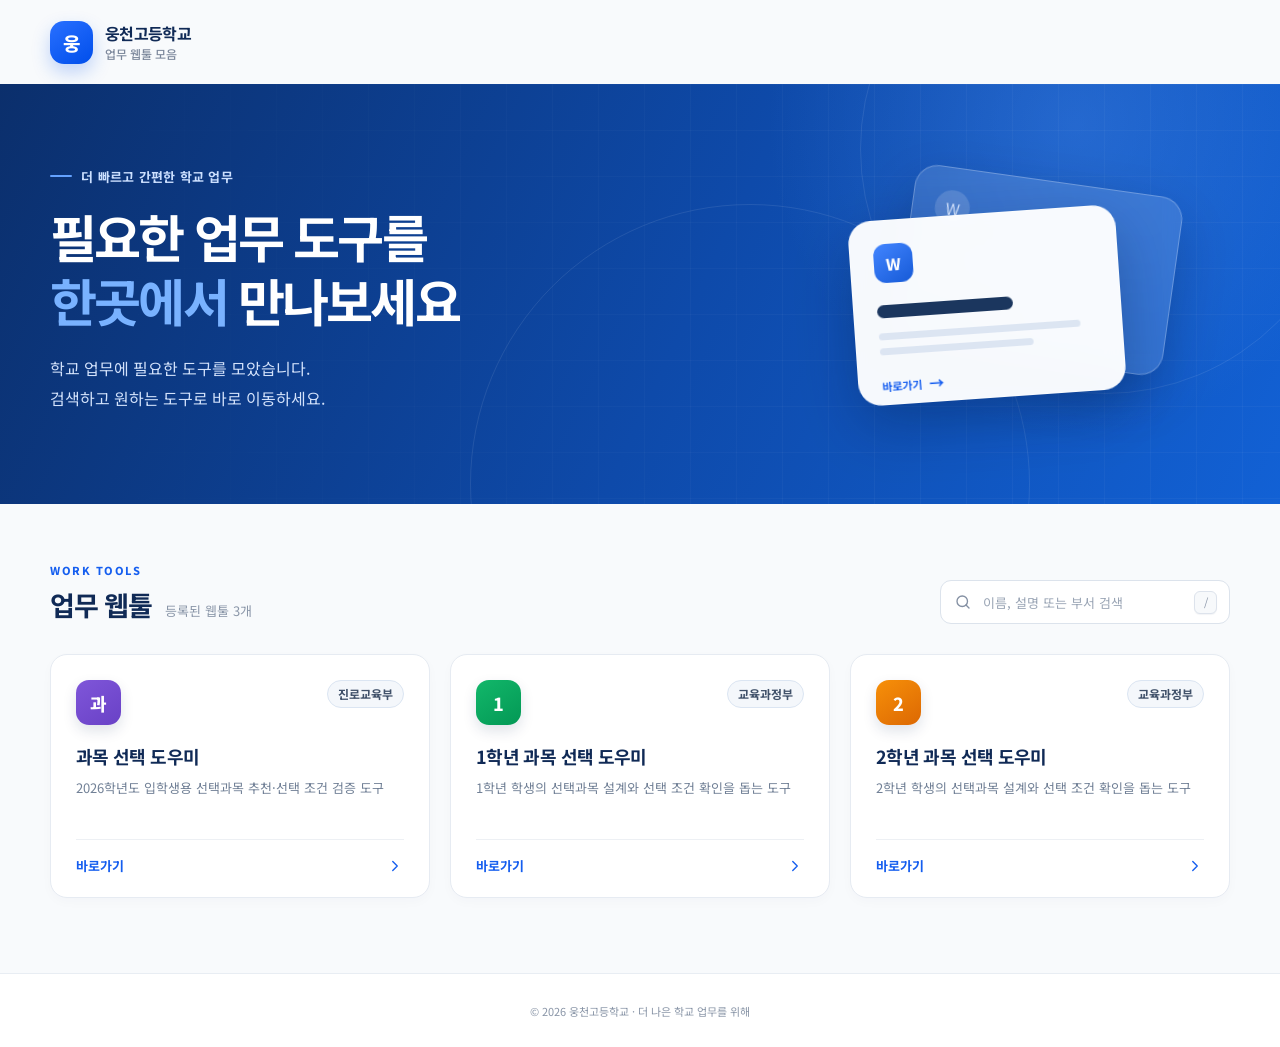
<file: index.html>
<!doctype html>
<html lang="ko">
  <head>
    <meta charset="UTF-8" />
    <meta name="viewport" content="width=device-width, initial-scale=1.0" />
    <meta name="description" content="웅천고등학교 교직원을 위한 업무 웹툴 모음" />
    <meta name="theme-color" content="#155eef" />
    <title>웅천고등학교 업무 웹툴 모음</title>
    <link rel="icon" href="favicon.svg" type="image/svg+xml" />
    <link rel="stylesheet" href="styles.css" />
    <script src="app.js" defer></script>
  </head>
  <body>
    <div class="page-shell">
      <header class="site-header">
        <a class="brand" href="#" aria-label="웅천고등학교 업무 웹툴 모음 홈">
          <span class="brand-mark" aria-hidden="true">웅</span>
          <span class="brand-copy">
            <strong>웅천고등학교</strong>
            <span>업무 웹툴 모음</span>
          </span>
        </a>
      </header>

      <main>
        <section class="hero" aria-labelledby="heroTitle">
          <div class="hero-decoration hero-decoration-one" aria-hidden="true"></div>
          <div class="hero-decoration hero-decoration-two" aria-hidden="true"></div>
          <div class="hero-content">
            <p class="eyebrow"><span aria-hidden="true"></span>더 빠르고 간편한 학교 업무</p>
            <h1 id="heroTitle">
              필요한 업무 도구를<br />
              <em>한곳에서</em> 만나보세요
            </h1>
            <p class="hero-description">
              학교 업무에 필요한 도구를 모았습니다.<br class="desktop-break" />
              검색하고 원하는 도구로 바로 이동하세요.
            </p>
          </div>
          <div class="hero-visual" aria-hidden="true">
            <div class="visual-card visual-card-back">
              <span class="mini-icon">W</span><span class="mini-line wide"></span><span class="mini-line"></span>
            </div>
            <div class="visual-card visual-card-main">
              <div class="visual-card-top"><span class="visual-app-icon">W</span></div>
              <span class="visual-title"></span><span class="visual-text"></span>
              <span class="visual-text short"></span><span class="visual-link">바로가기 <b>→</b></span>
            </div>
          </div>
        </section>

        <section class="tools-section" aria-labelledby="toolsTitle">
          <div class="section-heading">
            <div>
              <p class="section-kicker">WORK TOOLS</p>
              <h2 id="toolsTitle">업무 웹툴</h2>
              <p class="tool-count" id="toolCount">등록된 웹툴 0개</p>
            </div>
            <label class="search-box" for="searchInput">
              <svg aria-hidden="true" viewBox="0 0 24 24">
                <circle cx="11" cy="11" r="7"></circle><path d="m16 16 4 4"></path>
              </svg>
              <span class="sr-only">웹툴 검색</span>
              <input id="searchInput" type="search" placeholder="이름, 설명 또는 부서 검색" autocomplete="off" />
              <kbd>/</kbd>
            </label>
          </div>

          <div class="tools-grid" id="toolsGrid"></div>
          <div class="empty-state" id="emptyState" hidden>
            <h3>검색 결과가 없어요</h3>
            <p>다른 검색어를 입력해보세요.</p>
          </div>
        </section>
      </main>

      <footer><p>© <span id="currentYear"></span> 웅천고등학교 · 더 나은 학교 업무를 위해</p></footer>
    </div>

    <template id="toolCardTemplate">
      <article class="tool-card">
        <div class="card-top">
          <div class="tool-icon" aria-hidden="true"></div>
          <span class="tool-department"></span>
        </div>
        <h3 class="tool-title"></h3>
        <p class="tool-description"></p>
        <a class="tool-link" target="_blank" rel="noopener noreferrer">
          <span>바로가기</span>
          <svg aria-hidden="true" viewBox="0 0 24 24"><path d="m9 18 6-6-6-6"></path></svg>
        </a>
      </article>
    </template>
  </body>
</html>
</file>
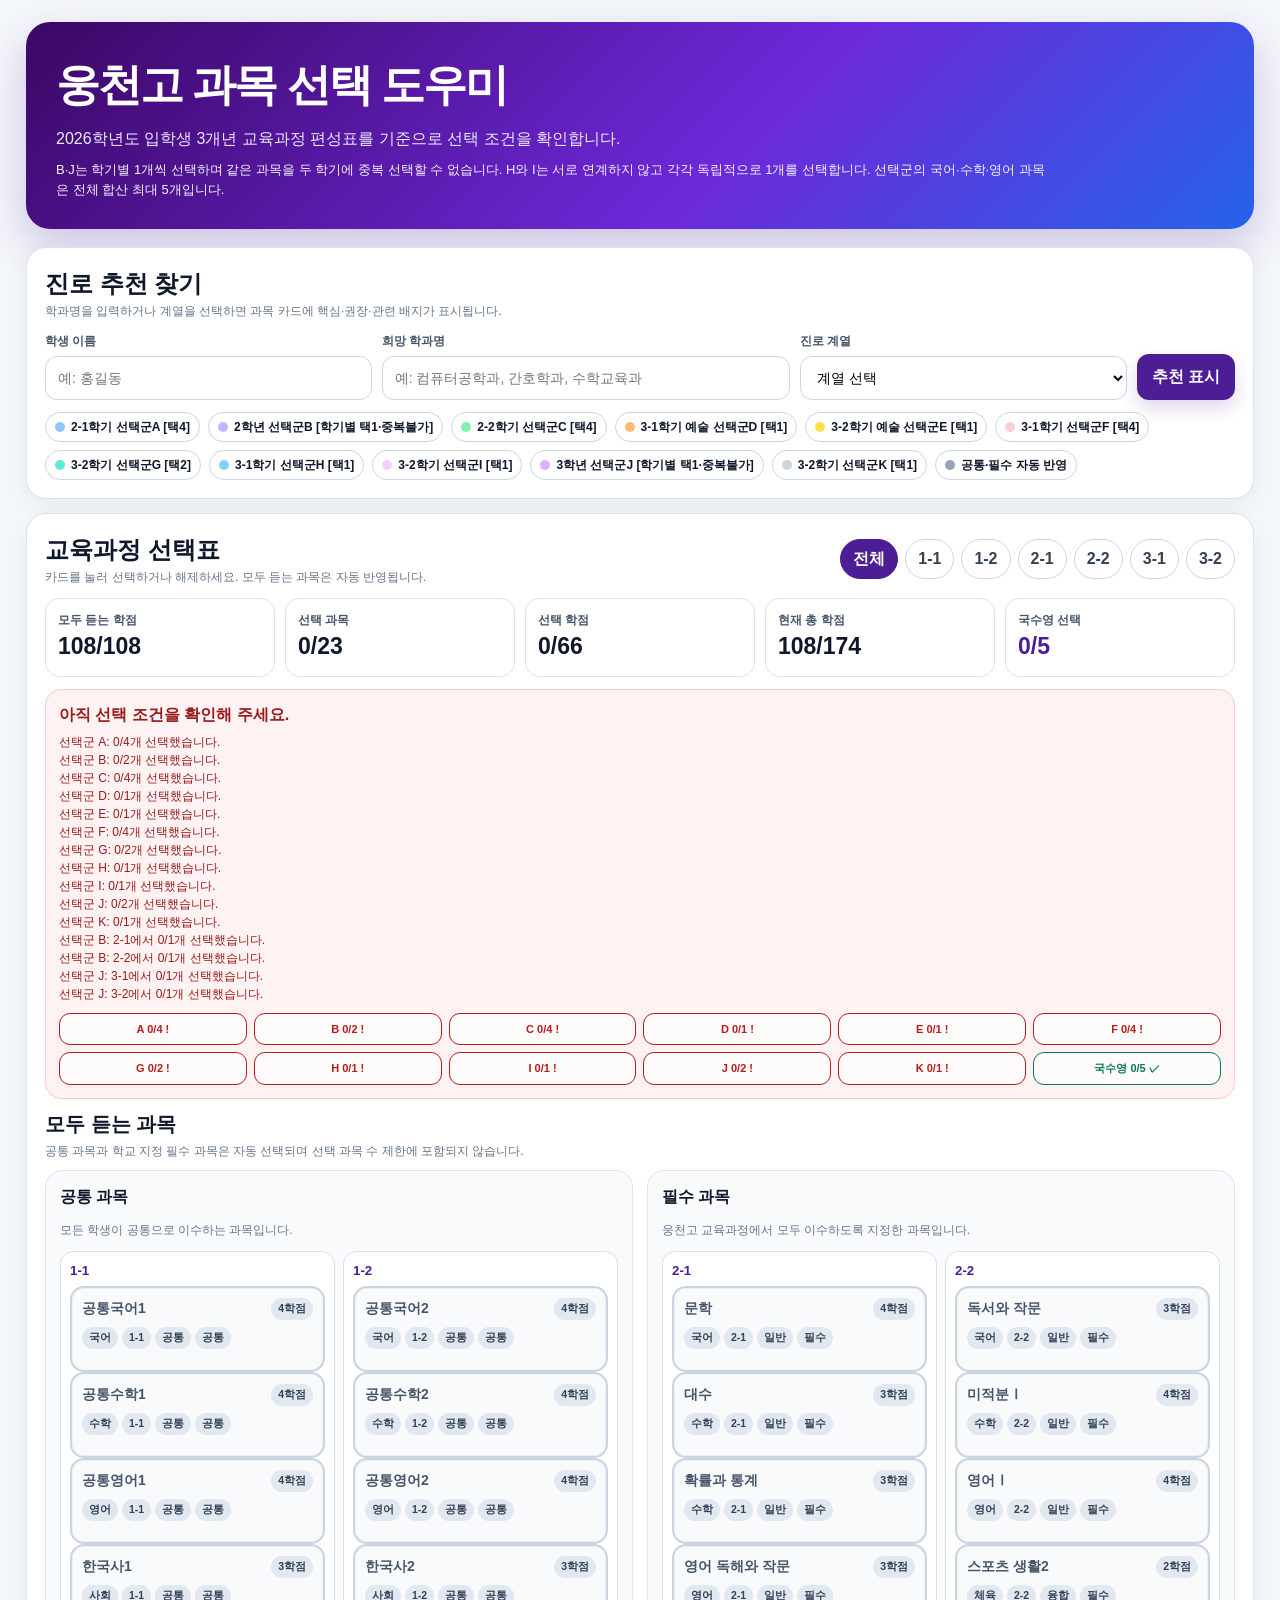
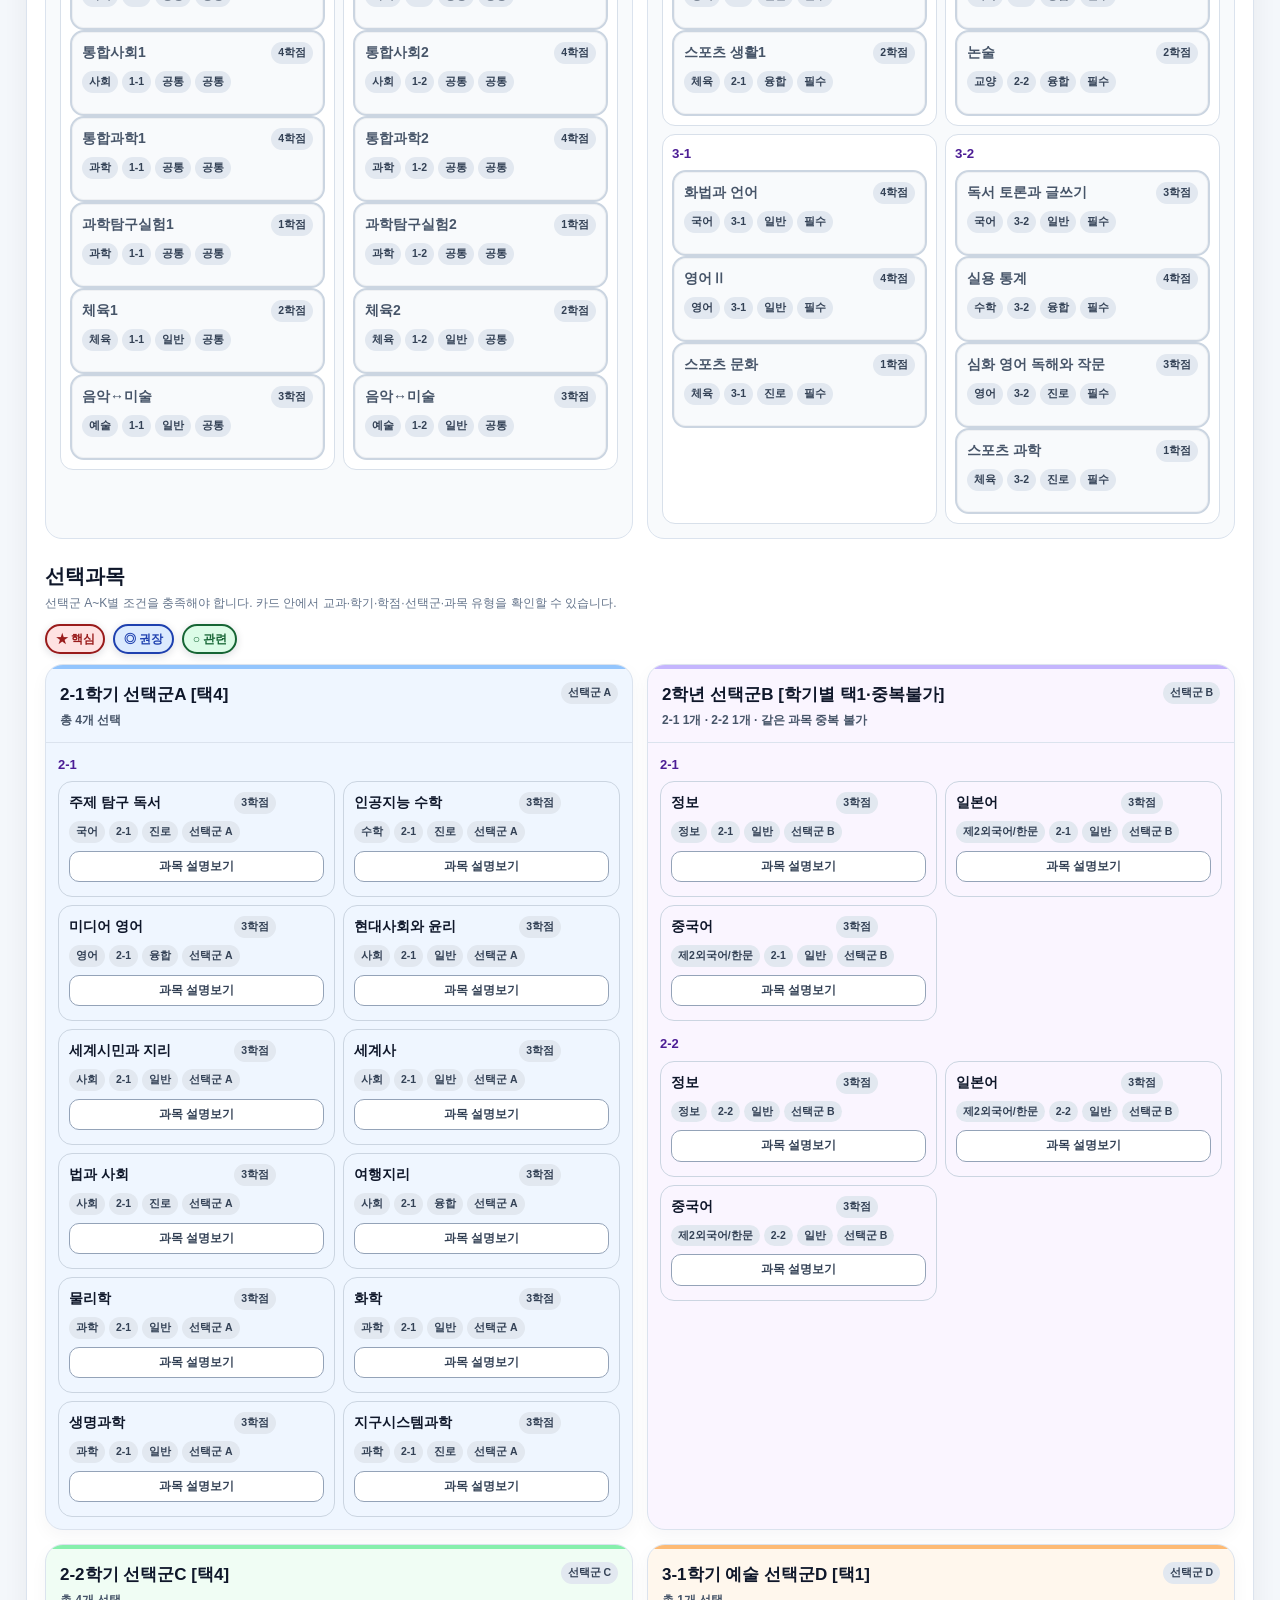
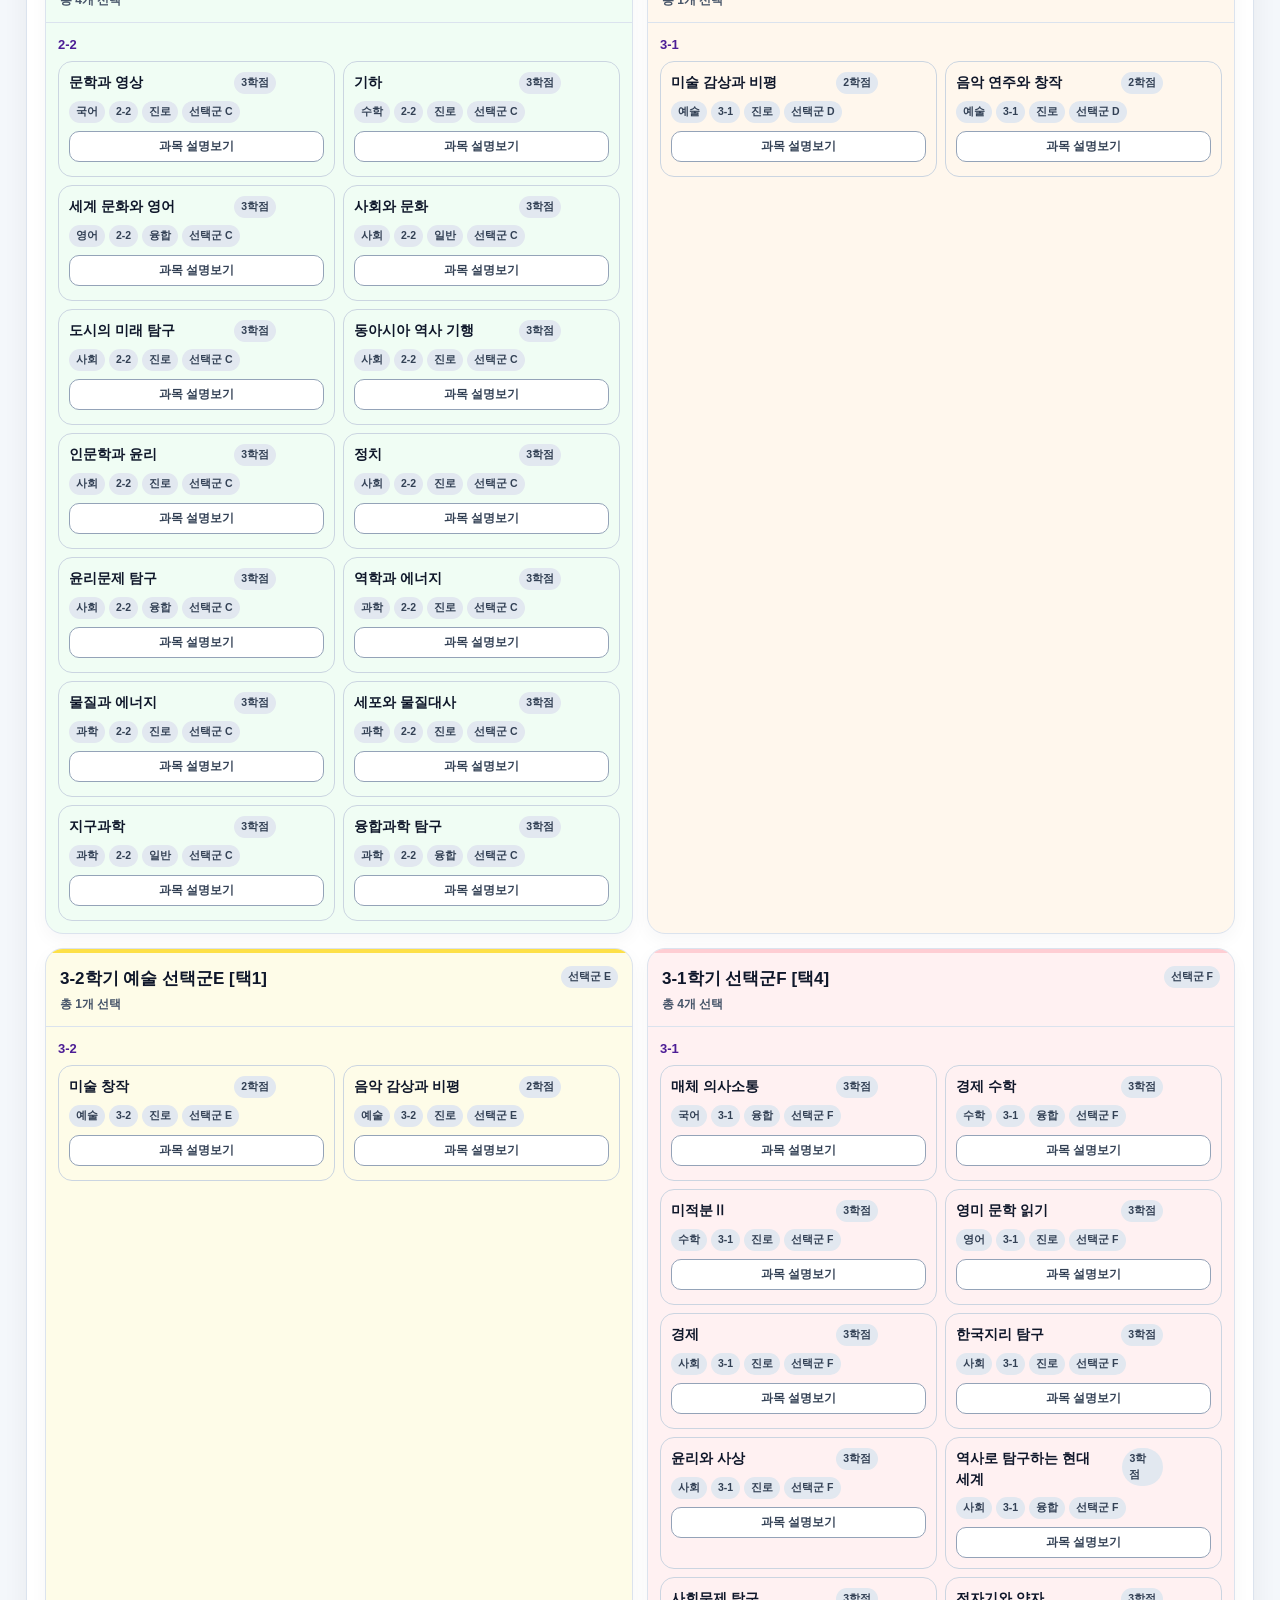
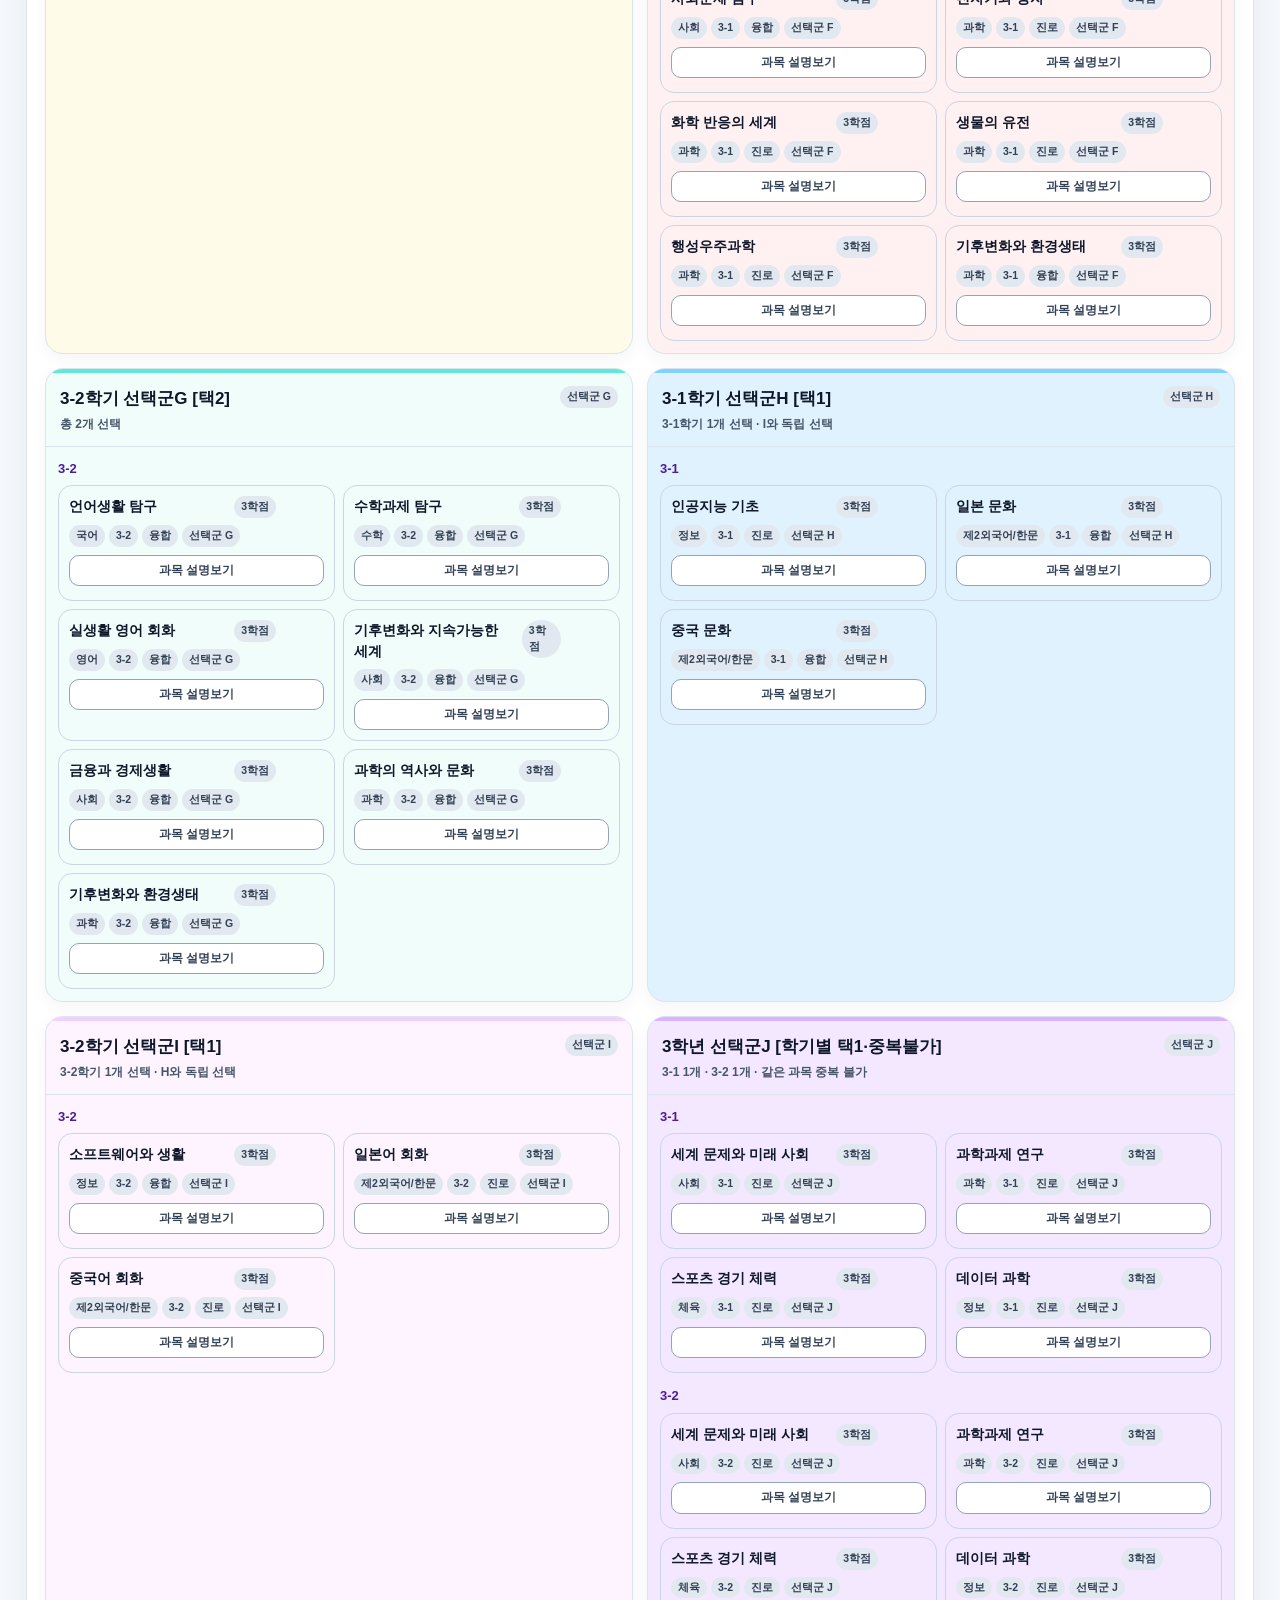
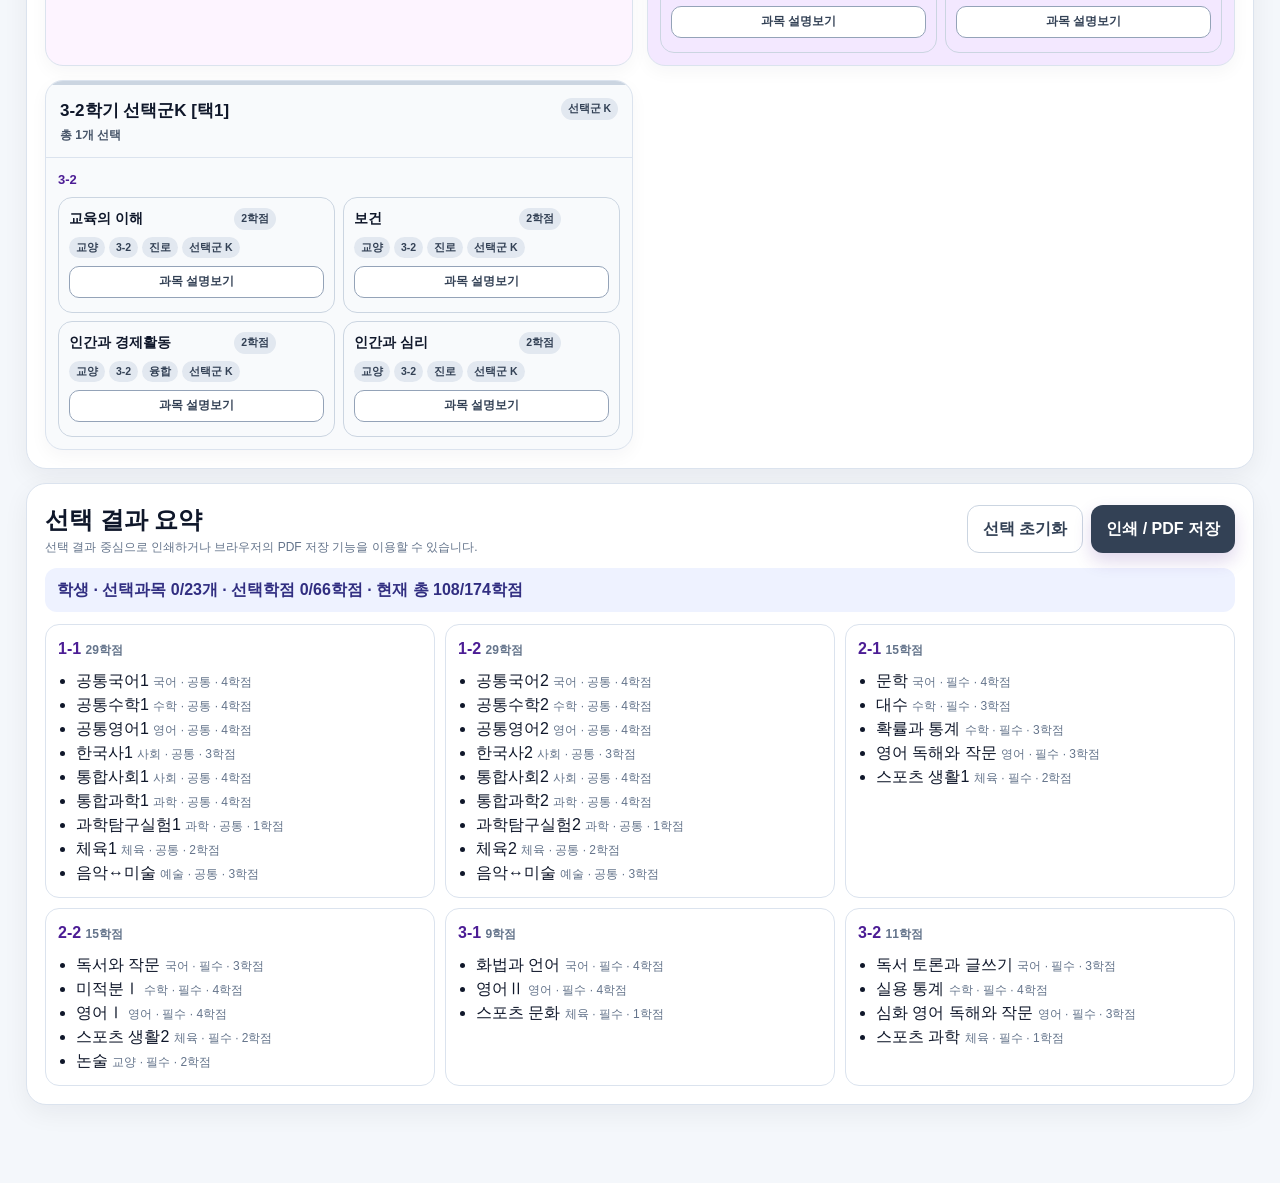
<file: course-selection.html>
<!DOCTYPE html>
<!--
  수정 이력
  - 2026-06-24: 2026학년도 입학생 3개년 편성표 기준 과목·학기·학점·선택군 재검증
  - 2026-06-24: 선택군 B/J 학기별 택1·동일 과목 중복 금지, H/I 독립 선택, 국수영 선택 최대 5개 검증
  - 2026-06-24: 경남교육청 「2026 선택 과목 뭐하지?」 교과목 안내를 바탕으로 설명 모달 보강
  - 2026-06-24: 오프라인 단일 HTML, 모바일 카드 UI, 인쇄용 결과 화면 및 공개 링크 개선
-->
<html lang="ko">
<head>
<meta charset="UTF-8" />
<meta name="viewport" content="width=device-width, initial-scale=1.0" />
<meta name="color-scheme" content="light" />
<title>웅천고 과목 선택 도우미</title>
<style>
:root{
  --primary:#4c1d95;--secondary:#7c3aed;--bg:#f4f7fb;--ink:#0f172a;--muted:#64748b;
  --line:#dbe3ee;--card:#fff;--danger:#b91c1c;--danger-bg:#fef2f2;--good:#047857;
  --good-bg:#ecfdf5;--core:#dc2626;--rec:#2563eb;--edu:#059669;
}
*{box-sizing:border-box}
html{scroll-behavior:smooth}
body{margin:0;background:var(--bg);font-family:"Malgun Gothic","Apple SD Gothic Neo",sans-serif;color:var(--ink);line-height:1.5}
button,input,select{font:inherit}
button:focus-visible,input:focus-visible,select:focus-visible{outline:3px solid rgba(124,58,237,.3);outline-offset:2px}
.wrap{max-width:1260px;margin:0 auto;padding:22px 16px 64px}
.hero{background:linear-gradient(135deg,#3b0764,#6d28d9 58%,#2563eb);border-radius:24px;padding:30px;color:#fff;box-shadow:0 18px 45px rgba(76,29,149,.24);margin-bottom:18px}
.hero h1{margin:0;font-size:clamp(26px,4vw,44px);letter-spacing:-.045em}
.hero p{margin:9px 0 0;color:#ede9fe}
.hero .hero-note{font-size:13px;color:#f5f3ff;max-width:1000px}
.panel{background:var(--card);border:1px solid var(--line);border-radius:20px;padding:18px;box-shadow:0 8px 26px rgba(15,23,42,.06);margin:14px 0}
.row{display:grid;grid-template-columns:1fr 1.25fr 1fr auto;gap:10px;align-items:end}
.field label{display:block;font-size:12px;font-weight:900;color:#475569;margin:0 0 6px}
.field input,.field select{width:100%;height:44px;border:1px solid #cbd5e1;border-radius:12px;padding:0 12px;background:#fff;font-size:14px}
.btn{border:0;border-radius:12px;background:var(--primary);color:#fff;font-weight:900;padding:11px 15px;cursor:pointer;box-shadow:0 8px 18px rgba(76,29,149,.18)}
.btn:hover{filter:brightness(.96)}
.btn.secondary{background:#334155}.btn.ghost{background:#fff;color:#334155;border:1px solid #cbd5e1;box-shadow:none}
.small{font-size:12px;color:var(--muted)}
.legend,.recommend-hint{display:flex;flex-wrap:wrap;gap:8px;margin-top:12px}
.pill{display:inline-flex;align-items:center;gap:6px;border-radius:999px;border:1px solid #cbd5e1;background:#fff;padding:5px 9px;font-size:12px;font-weight:800}
.pill .dot{width:10px;height:10px;border-radius:50%;display:inline-block}
.grid-controls{display:flex;gap:10px;flex-wrap:wrap;justify-content:space-between;align-items:center}
.tabs{display:flex;gap:7px;flex-wrap:wrap}
.tab{border:1px solid #cbd5e1;background:#fff;color:#334155;border-radius:999px;padding:7px 12px;font-weight:900;cursor:pointer}
.tab.active{background:var(--primary);color:#fff;border-color:var(--primary)}
.curriculum-layout{display:flex;flex-direction:column;gap:22px}
.section-title{display:flex;align-items:flex-end;justify-content:space-between;gap:10px;margin:0 0 10px}
.section-title h3{margin:0;font-size:20px}.section-title p{margin:3px 0 0}
.fixed-kinds{display:grid;grid-template-columns:1fr 1fr;gap:14px}
.fixed-kind{border:1px solid var(--line);border-radius:17px;padding:14px;background:#f8fafc}
.fixed-kind h4{margin:0 0 10px;font-size:16px}
.fixed-semesters{display:grid;grid-template-columns:repeat(2,minmax(0,1fr));gap:8px}
.fixed-semester{border:1px solid #d8e0ea;border-radius:13px;padding:9px;background:#fff}
.fixed-semester h5{margin:0 0 6px;color:var(--primary)}
.choice-groups{display:grid;grid-template-columns:repeat(2,minmax(0,1fr));gap:14px}
.choice-group{border:1px solid var(--line);border-radius:18px;background:#fff;overflow:hidden;box-shadow:0 6px 18px rgba(15,23,42,.04)}
.choice-group-head{padding:13px 14px;border-bottom:1px solid var(--line);display:flex;justify-content:space-between;gap:8px;align-items:flex-start}
.choice-group-head h3{margin:0;font-size:17px}.choice-group-head .rule{font-size:12px;color:#475569;font-weight:900;margin-top:3px}
.choice-group-body{padding:12px}.choice-sem{margin:0 0 13px}.choice-sem:last-child{margin-bottom:0}
.choice-sem h4{margin:0 0 7px;font-size:13px;color:var(--primary)}
.choice-subjects{display:grid;grid-template-columns:repeat(2,minmax(0,1fr));gap:8px}
.subject{position:relative;width:100%;text-align:left;border:1px solid #cbd5e1;border-radius:14px;background:#fff;padding:10px;cursor:pointer;transition:.15s;min-height:116px}
.subject:hover:not(.fixed){transform:translateY(-1px);box-shadow:0 7px 16px rgba(15,23,42,.1)}
.subject.fixed{cursor:default;background:#f8fafc;color:#475569;min-height:86px}
.subject.selected{border-width:2px;box-shadow:inset 0 0 0 1px rgba(15,23,42,.04)}
.subject.selected::after{content:"선택됨";position:absolute;right:8px;top:8px;background:#0f172a;color:#fff;border-radius:999px;padding:2px 7px;font-size:10px;font-weight:900}
.subject.fixed::after{display:none}
.subject .top{display:flex;justify-content:space-between;gap:8px;align-items:flex-start;padding-right:48px}
.subject.fixed .top{padding-right:0}
.subject .name{font-weight:900;font-size:14px;word-break:keep-all}
.subject .meta{display:flex;gap:4px;flex-wrap:wrap;margin-top:7px}
.badge{display:inline-flex;align-items:center;font-size:10.5px;font-weight:900;border-radius:999px;padding:3px 7px;background:#e2e8f0;color:#334155}
.rec-badge{font-size:12px;padding:4px 9px;border:2px solid currentColor;letter-spacing:-.02em;box-shadow:0 2px 8px rgba(15,23,42,.14)}
.tag-core{background:#fee2e2;color:#991b1b}.tag-rec{background:#dbeafe;color:#1e40af}.tag-edu{background:#dcfce7;color:#166534}
.subject.rec-core{border-color:#dc2626!important;background:#fff7f7!important;box-shadow:0 0 0 3px rgba(220,38,38,.13)}
.subject.rec-rec{border-color:#2563eb!important;background:#f5f9ff!important;box-shadow:0 0 0 3px rgba(37,99,235,.13)}
.subject.rec-edu{border-color:#059669!important;background:#f2fff8!important;box-shadow:0 0 0 3px rgba(5,150,105,.13)}
.group-A{background:#eff6ff}.group-B{background:#faf5ff}.group-C{background:#f0fdf4}.group-D{background:#fff7ed}.group-E{background:#fefce8}.group-F{background:#fff1f2}.group-G{background:#f0fdfa}.group-H{background:#e0f2fe}.group-I{background:#fdf4ff}.group-J{background:#f3e8ff}.group-K{background:#f8fafc}
.selected.group-A{background:#bfdbfe}.selected.group-B{background:#e9d5ff}.selected.group-C{background:#bbf7d0}.selected.group-D{background:#fed7aa}.selected.group-E{background:#fde68a}.selected.group-F{background:#fecdd3}.selected.group-G{background:#ccfbf1}.selected.group-H{background:#bae6fd}.selected.group-I{background:#f5d0fe}.selected.group-J{background:#e9d5ff}.selected.group-K{background:#e2e8f0}
.desc-trigger{margin-top:8px;width:100%;border:1px solid #94a3b8;background:#fff;color:#334155;border-radius:10px;padding:6px 8px;font-size:11.5px;font-weight:900;cursor:pointer}
.desc-trigger:hover{background:#f8fafc;border-color:var(--primary);color:var(--primary)}
.summary{display:grid;grid-template-columns:repeat(5,1fr);gap:10px}
.summary-card{border:1px solid var(--line);border-radius:14px;padding:12px;background:#fff}
.summary-card b{display:block;font-size:12px;color:#475569}.summary-card strong{font-size:23px}
.validation-overview{border-radius:16px;padding:13px;margin:10px 0}
.validation-overview.error{background:var(--danger-bg);border:1px solid #fecaca;color:#991b1b}
.validation-overview.good{background:var(--good-bg);border:1px solid #bbf7d0;color:#065f46}
.validation-grid{display:grid;grid-template-columns:repeat(6,minmax(0,1fr));gap:7px;margin-top:10px}
.validation-item{border:1px solid currentColor;border-radius:11px;padding:7px;background:rgba(255,255,255,.72);font-size:11px;font-weight:900;text-align:center}
.validation-item.good{color:#047857}.validation-item.bad{color:#b91c1c}
.errors{background:var(--danger-bg);border:1px solid #fecaca;color:#991b1b;border-radius:14px;padding:12px;margin:10px 0}
.ok{background:var(--good-bg);border:1px solid #bbf7d0;color:#065f46;border-radius:14px;padding:12px;margin:10px 0}
.result-head{display:grid;grid-template-columns:1.2fr 1fr;gap:12px}
.rec-lists{display:grid;grid-template-columns:repeat(3,1fr);gap:9px}
.rec-box{border-radius:14px;border:1px solid var(--line);padding:11px;background:#fff}.rec-box h4{margin:0 0 8px}.rec-box ul{margin:0;padding-left:18px}
.selected-list{display:grid;grid-template-columns:repeat(3,1fr);gap:10px}
.sem-list{border:1px solid var(--line);border-radius:14px;padding:12px;background:#fff;break-inside:avoid}
.sem-list h4{margin:0 0 8px;color:var(--primary)}.sem-list ul{padding-left:18px;margin:0}
.total-line{margin:0 0 12px;padding:10px 12px;border-radius:12px;background:#eef2ff;color:#312e81;font-weight:900}
.footer-actions{display:flex;gap:8px;flex-wrap:wrap;justify-content:flex-end}
.toast{position:fixed;left:50%;bottom:24px;transform:translateX(-50%);background:#0f172a;color:#fff;padding:12px 16px;border-radius:14px;box-shadow:0 10px 30px rgba(0,0,0,.25);z-index:60;display:none;max-width:min(680px,90vw)}
.toast.show{display:block}
.modal-backdrop{display:none;position:fixed;inset:0;background:rgba(15,23,42,.62);z-index:50;padding:20px;align-items:center;justify-content:center}
.modal-backdrop.show{display:flex}
.desc-box{width:min(720px,100%);max-height:min(86vh,820px);overflow:auto;background:#fff;border-radius:20px;box-shadow:0 26px 70px rgba(15,23,42,.35)}
.desc-head{position:sticky;top:0;display:flex;justify-content:space-between;gap:12px;align-items:flex-start;background:#fff;padding:18px 18px 12px;border-bottom:1px solid var(--line);z-index:1}
.desc-head h3{margin:0;font-size:23px}.desc-body{padding:16px 18px 20px}
.desc-meta{display:flex;flex-wrap:wrap;gap:6px;margin-top:7px}
.desc-section{border-left:4px solid #c4b5fd;padding:0 0 0 12px;margin:16px 0}
.desc-section h4{margin:0 0 5px;color:#4c1d95}.desc-section p{margin:0;white-space:pre-line}
.desc-source{font-size:12px;color:#64748b;border-top:1px solid var(--line);padding-top:12px;margin-top:16px}
.hide{display:none!important}
@media(max-width:930px){
  .row{grid-template-columns:1fr 1fr}.row .btn{height:44px}
  .result-head,.fixed-kinds{grid-template-columns:1fr}
  .summary{grid-template-columns:repeat(3,1fr)}
  .validation-grid{grid-template-columns:repeat(4,1fr)}
}
@media(max-width:680px){
  .wrap{padding:12px 9px 40px}.hero{padding:22px 17px;border-radius:18px}.panel{padding:13px;border-radius:16px}
  .row,.summary,.rec-lists,.selected-list,.choice-groups,.choice-subjects,.fixed-semesters{grid-template-columns:1fr}
  .validation-grid{grid-template-columns:repeat(3,1fr)}
  .grid-controls{align-items:flex-start}.footer-actions{width:100%;justify-content:stretch}.footer-actions .btn{flex:1}
  .subject{min-height:0}.modal-backdrop{padding:8px}.desc-box{max-height:94vh}
}
@media print{
  @page{margin:12mm}
  body{background:#fff;font-size:11px}
  .no-print,.toast,.modal-backdrop,.tabs,.legend{display:none!important}
  .wrap{max-width:none;padding:0}.hero{box-shadow:none;border-radius:0;padding:16px;margin:0 0 8px;background:#312e81!important;-webkit-print-color-adjust:exact;print-color-adjust:exact}
  .hero h1{font-size:23px}.panel{box-shadow:none;margin:8px 0;padding:11px;break-inside:auto}
  .summary{grid-template-columns:repeat(5,1fr)}.summary-card{padding:7px}.summary-card strong{font-size:17px}
  .fixed-kinds,.choice-groups{grid-template-columns:1fr 1fr;gap:8px}.choice-group,.fixed-kind,.sem-list{break-inside:avoid}
  .choice-group-head,.choice-group-body{padding:8px}.choice-subjects{grid-template-columns:repeat(2,1fr);gap:4px}
  .subject{min-height:0;padding:6px}.subject .name{font-size:11px}.badge{font-size:8.5px;padding:2px 4px}.desc-trigger{display:none}
  .subject:not(.selected):not(.fixed){display:none}.selected-list{grid-template-columns:repeat(3,1fr)}
}
</style>
</head>
<body>
<div class="wrap">
  <header class="hero">
    <h1>웅천고 과목 선택 도우미</h1>
    <p>2026학년도 입학생 3개년 교육과정 편성표를 기준으로 선택 조건을 확인합니다.</p>
    <p class="hero-note">B·J는 학기별 1개씩 선택하며 같은 과목을 두 학기에 중복 선택할 수 없습니다. H와 I는 서로 연계하지 않고 각각 독립적으로 1개를 선택합니다. 선택군의 국어·수학·영어 과목은 전체 합산 최대 5개입니다.</p>
  </header>

  <section class="panel no-print" aria-labelledby="careerSearchTitle">
    <div class="grid-controls">
      <div>
        <h2 id="careerSearchTitle" style="margin:0">진로 추천 찾기</h2>
        <div class="small">학과명을 입력하거나 계열을 선택하면 과목 카드에 핵심·권장·관련 배지가 표시됩니다.</div>
      </div>
    </div>
    <div class="row" style="margin-top:12px">
      <div class="field"><label for="studentName">학생 이름</label><input id="studentName" autocomplete="name" placeholder="예: 홍길동" /></div>
      <div class="field"><label for="deptInput">희망 학과명</label><input id="deptInput" list="deptSuggestions" placeholder="예: 컴퓨터공학과, 간호학과, 수학교육과" /><datalist id="deptSuggestions"></datalist></div>
      <div class="field"><label for="trackSelect">진로 계열</label><select id="trackSelect"><option value="">계열 선택</option></select></div>
      <button class="btn" id="searchBtn" type="button">추천 표시</button>
    </div>
    <div id="searchAlert" class="errors hide" role="alert"></div>
    <div class="legend" id="groupLegend"></div>
  </section>

  <section class="panel no-print" id="resultPanel" style="display:none" aria-live="polite"></section>

  <main class="panel">
    <div class="grid-controls no-print">
      <div>
        <h2 style="margin:0">교육과정 선택표</h2>
        <div class="small">카드를 눌러 선택하거나 해제하세요. 모두 듣는 과목은 자동 반영됩니다.</div>
      </div>
      <div class="tabs" id="semesterTabs" aria-label="학기 필터"></div>
    </div>
    <div class="summary" id="summaryCards" style="margin:12px 0"></div>
    <div id="validationBox" aria-live="polite"></div>
    <div class="curriculum-layout" id="curriculumTable"></div>
  </main>

  <section class="panel" id="roadmapPanel">
    <div class="grid-controls">
      <div>
        <h2 style="margin:0">선택 결과 요약</h2>
        <div class="small">선택 결과 중심으로 인쇄하거나 브라우저의 PDF 저장 기능을 이용할 수 있습니다.</div>
      </div>
      <div class="footer-actions no-print">
        <button class="btn ghost" id="resetBtn" type="button">선택 초기화</button>
        <button class="btn secondary" id="printBtn" type="button">인쇄 / PDF 저장</button>
      </div>
    </div>
    <div id="selectedSummary" style="margin-top:12px"></div>
  </section>
</div>
<div class="toast" id="toast" role="status" aria-live="polite"></div>
<div class="modal-backdrop no-print" id="descModal" role="dialog" aria-modal="true" aria-labelledby="descTitle">
  <article class="desc-box" id="descBox">
    <div class="desc-head">
      <div>
        <h3 id="descTitle"></h3>
        <div class="desc-meta" id="descMeta"></div>
      </div>
      <button class="btn ghost" id="descClose" type="button" aria-label="과목 설명 닫기">닫기</button>
    </div>
    <div class="desc-body">
      <div class="desc-section"><h4>과목 한줄 설명</h4><p id="descOneLine"></p></div>
      <div class="desc-section"><h4>주요 학습 내용</h4><p id="descLearning"></p></div>
      <div class="desc-section"><h4>이런 학생에게 추천</h4><p id="descRecommend"></p></div>
      <div class="desc-section"><h4>관련 진로·학과</h4><p id="descCareer"></p></div>
      <div class="desc-source" id="descSource"></div>
    </div>
  </article>
</div>
<script>
        const CATEGORIES = ["국어", "수학", "영어", "사회", "과학", "체육", "예술", "정보", "제2외국어/한문", "교양"];
        const SEMESTERS = ["1-1", "1-2", "2-1", "2-2", "3-1", "3-2"];

        // 선택군별 필수 선택 개수(2026학년도 입학생 편성표 기준)
        const GROUP_MAX_LIMITS = {"A": 4, "B": 2, "C": 4, "D": 1, "E": 1, "F": 4, "G": 2, "H": 1, "I": 1, "J": 2, "K": 1};
        const DUPLICATE_RESTRICTED_GROUPS = ["B", "J"];
        const GROUP_SEMESTER_REQUIREMENTS = {
            "B": { "2-1": 1, "2-2": 1 },
            "J": { "3-1": 1, "3-2": 1 }
        };
        const KOREAN_MATH_ENGLISH_MAX = 5;
        const KOREAN_MATH_ENGLISH_CATEGORIES = new Set(["국어", "수학", "영어"]);

        const GROUP_INFO = [
            {
                        "code": "A",
                        "label": "2-1학기 선택군A [택4]",
                        "color": "#dbeafe",
                        "border": "#93c5fd"
            },
            {
                        "code": "B",
                        "label": "2학년 선택군B [학기별 택1·중복불가]",
                        "color": "#ede9fe",
                        "border": "#c4b5fd"
            },
            {
                        "code": "C",
                        "label": "2-2학기 선택군C [택4]",
                        "color": "#dcfce7",
                        "border": "#86efac"
            },
            {
                        "code": "D",
                        "label": "3-1학기 예술 선택군D [택1]",
                        "color": "#ffedd5",
                        "border": "#fdba74"
            },
            {
                        "code": "E",
                        "label": "3-2학기 예술 선택군E [택1]",
                        "color": "#fef9c3",
                        "border": "#fde047"
            },
            {
                        "code": "F",
                        "label": "3-1학기 선택군F [택4]",
                        "color": "#ffe4e6",
                        "border": "#fecdd3"
            },
            {
                        "code": "G",
                        "label": "3-2학기 선택군G [택2]",
                        "color": "#ccfbf1",
                        "border": "#5eead4"
            },
            {
                        "code": "H",
                        "label": "3-1학기 선택군H [택1]",
                        "color": "#e0f2fe",
                        "border": "#7dd3fc"
            },
            {
                        "code": "I",
                        "label": "3-2학기 선택군I [택1]",
                        "color": "#fdf4ff",
                        "border": "#f5d0fe"
            },
            {
                        "code": "J",
                        "label": "3학년 선택군J [학기별 택1·중복불가]",
                        "color": "#f3e8ff",
                        "border": "#d8b4fe"
            },
            {
                        "code": "K",
                        "label": "3-2학기 선택군K [택1]",
                        "color": "#f1f5f9",
                        "border": "#cbd5e1"
            }
];

        const CURRICULUM = {
            "1-1": {
                        "국어": [
                                    {
                                                "type": "공통",
                                                "name": "공통국어1",
                                                "credit": 4,
                                                "group": "공통"
                                    }
                        ],
                        "수학": [
                                    {
                                                "type": "공통",
                                                "name": "공통수학1",
                                                "credit": 4,
                                                "group": "공통"
                                    }
                        ],
                        "영어": [
                                    {
                                                "type": "공통",
                                                "name": "공통영어1",
                                                "credit": 4,
                                                "group": "공통"
                                    }
                        ],
                        "사회": [
                                    {
                                                "type": "공통",
                                                "name": "한국사1",
                                                "credit": 3,
                                                "group": "공통"
                                    },
                                    {
                                                "type": "공통",
                                                "name": "통합사회1",
                                                "credit": 4,
                                                "group": "공통"
                                    }
                        ],
                        "과학": [
                                    {
                                                "type": "공통",
                                                "name": "통합과학1",
                                                "credit": 4,
                                                "group": "공통"
                                    },
                                    {
                                                "type": "공통",
                                                "name": "과학탐구실험1",
                                                "credit": 1,
                                                "group": "공통"
                                    }
                        ],
                        "체육": [
                                    {
                                                "type": "일반",
                                                "name": "체육1",
                                                "credit": 2,
                                                "group": "공통"
                                    }
                        ],
                        "예술": [
                                    {
                                                "type": "일반",
                                                "name": "음악↔미술",
                                                "credit": 3,
                                                "group": "공통"
                                    }
                        ],
                        "정보": [],
                        "제2외국어/한문": [],
                        "교양": []
            },
            "1-2": {
                        "국어": [
                                    {
                                                "type": "공통",
                                                "name": "공통국어2",
                                                "credit": 4,
                                                "group": "공통"
                                    }
                        ],
                        "수학": [
                                    {
                                                "type": "공통",
                                                "name": "공통수학2",
                                                "credit": 4,
                                                "group": "공통"
                                    }
                        ],
                        "영어": [
                                    {
                                                "type": "공통",
                                                "name": "공통영어2",
                                                "credit": 4,
                                                "group": "공통"
                                    }
                        ],
                        "사회": [
                                    {
                                                "type": "공통",
                                                "name": "한국사2",
                                                "credit": 3,
                                                "group": "공통"
                                    },
                                    {
                                                "type": "공통",
                                                "name": "통합사회2",
                                                "credit": 4,
                                                "group": "공통"
                                    }
                        ],
                        "과학": [
                                    {
                                                "type": "공통",
                                                "name": "통합과학2",
                                                "credit": 4,
                                                "group": "공통"
                                    },
                                    {
                                                "type": "공통",
                                                "name": "과학탐구실험2",
                                                "credit": 1,
                                                "group": "공통"
                                    }
                        ],
                        "체육": [
                                    {
                                                "type": "일반",
                                                "name": "체육2",
                                                "credit": 2,
                                                "group": "공통"
                                    }
                        ],
                        "예술": [
                                    {
                                                "type": "일반",
                                                "name": "음악↔미술",
                                                "credit": 3,
                                                "group": "공통"
                                    }
                        ],
                        "정보": [],
                        "제2외국어/한문": [],
                        "교양": []
            },
            "2-1": {
                        "국어": [
                                    {
                                                "type": "일반",
                                                "name": "문학",
                                                "credit": 4,
                                                "group": "필수"
                                    },
                                    {
                                                "type": "진로",
                                                "name": "주제 탐구 독서",
                                                "credit": 3,
                                                "group": "A"
                                    }
                        ],
                        "수학": [
                                    {
                                                "type": "일반",
                                                "name": "대수",
                                                "credit": 3,
                                                "group": "필수"
                                    },
                                    {
                                                "type": "일반",
                                                "name": "확률과 통계",
                                                "credit": 3,
                                                "group": "필수"
                                    },
                                    {
                                                "type": "진로",
                                                "name": "인공지능 수학",
                                                "credit": 3,
                                                "group": "A"
                                    }
                        ],
                        "영어": [
                                    {
                                                "type": "일반",
                                                "name": "영어 독해와 작문",
                                                "credit": 3,
                                                "group": "필수"
                                    },
                                    {
                                                "type": "융합",
                                                "name": "미디어 영어",
                                                "credit": 3,
                                                "group": "A"
                                    }
                        ],
                        "사회": [
                                    {
                                                "type": "일반",
                                                "name": "현대사회와 윤리",
                                                "credit": 3,
                                                "group": "A"
                                    },
                                    {
                                                "type": "일반",
                                                "name": "세계시민과 지리",
                                                "credit": 3,
                                                "group": "A"
                                    },
                                    {
                                                "type": "일반",
                                                "name": "세계사",
                                                "credit": 3,
                                                "group": "A"
                                    },
                                    {
                                                "type": "진로",
                                                "name": "법과 사회",
                                                "credit": 3,
                                                "group": "A"
                                    },
                                    {
                                                "type": "융합",
                                                "name": "여행지리",
                                                "credit": 3,
                                                "group": "A"
                                    }
                        ],
                        "과학": [
                                    {
                                                "type": "일반",
                                                "name": "물리학",
                                                "credit": 3,
                                                "group": "A"
                                    },
                                    {
                                                "type": "일반",
                                                "name": "화학",
                                                "credit": 3,
                                                "group": "A"
                                    },
                                    {
                                                "type": "일반",
                                                "name": "생명과학",
                                                "credit": 3,
                                                "group": "A"
                                    },
                                    {
                                                "type": "진로",
                                                "name": "지구시스템과학",
                                                "credit": 3,
                                                "group": "A"
                                    }
                        ],
                        "체육": [
                                    {
                                                "type": "융합",
                                                "name": "스포츠 생활1",
                                                "credit": 2,
                                                "group": "필수"
                                    }
                        ],
                        "예술": [],
                        "정보": [
                                    {
                                                "type": "일반",
                                                "name": "정보",
                                                "credit": 3,
                                                "group": "B"
                                    }
                        ],
                        "제2외국어/한문": [
                                    {
                                                "type": "일반",
                                                "name": "일본어",
                                                "credit": 3,
                                                "group": "B"
                                    },
                                    {
                                                "type": "일반",
                                                "name": "중국어",
                                                "credit": 3,
                                                "group": "B"
                                    }
                        ],
                        "교양": []
            },
            "2-2": {
                        "국어": [
                                    {
                                                "type": "일반",
                                                "name": "독서와 작문",
                                                "credit": 3,
                                                "group": "필수"
                                    },
                                    {
                                                "type": "진로",
                                                "name": "문학과 영상",
                                                "credit": 3,
                                                "group": "C"
                                    }
                        ],
                        "수학": [
                                    {
                                                "type": "일반",
                                                "name": "미적분Ⅰ",
                                                "credit": 4,
                                                "group": "필수"
                                    },
                                    {
                                                "type": "진로",
                                                "name": "기하",
                                                "credit": 3,
                                                "group": "C"
                                    }
                        ],
                        "영어": [
                                    {
                                                "type": "일반",
                                                "name": "영어Ⅰ",
                                                "credit": 4,
                                                "group": "필수"
                                    },
                                    {
                                                "type": "융합",
                                                "name": "세계 문화와 영어",
                                                "credit": 3,
                                                "group": "C"
                                    }
                        ],
                        "사회": [
                                    {
                                                "type": "일반",
                                                "name": "사회와 문화",
                                                "credit": 3,
                                                "group": "C"
                                    },
                                    {
                                                "type": "진로",
                                                "name": "도시의 미래 탐구",
                                                "credit": 3,
                                                "group": "C"
                                    },
                                    {
                                                "type": "진로",
                                                "name": "동아시아 역사 기행",
                                                "credit": 3,
                                                "group": "C"
                                    },
                                    {
                                                "type": "진로",
                                                "name": "인문학과 윤리",
                                                "credit": 3,
                                                "group": "C"
                                    },
                                    {
                                                "type": "진로",
                                                "name": "정치",
                                                "credit": 3,
                                                "group": "C"
                                    },
                                    {
                                                "type": "융합",
                                                "name": "윤리문제 탐구",
                                                "credit": 3,
                                                "group": "C"
                                    }
                        ],
                        "과학": [
                                    {
                                                "type": "진로",
                                                "name": "역학과 에너지",
                                                "credit": 3,
                                                "group": "C"
                                    },
                                    {
                                                "type": "진로",
                                                "name": "물질과 에너지",
                                                "credit": 3,
                                                "group": "C"
                                    },
                                    {
                                                "type": "진로",
                                                "name": "세포와 물질대사",
                                                "credit": 3,
                                                "group": "C"
                                    },
                                    {
                                                "type": "일반",
                                                "name": "지구과학",
                                                "credit": 3,
                                                "group": "C"
                                    },
                                    {
                                                "type": "융합",
                                                "name": "융합과학 탐구",
                                                "credit": 3,
                                                "group": "C"
                                    }
                        ],
                        "체육": [
                                    {
                                                "type": "융합",
                                                "name": "스포츠 생활2",
                                                "credit": 2,
                                                "group": "필수"
                                    }
                        ],
                        "예술": [],
                        "정보": [
                                    {
                                                "type": "일반",
                                                "name": "정보",
                                                "credit": 3,
                                                "group": "B"
                                    }
                        ],
                        "제2외국어/한문": [
                                    {
                                                "type": "일반",
                                                "name": "일본어",
                                                "credit": 3,
                                                "group": "B"
                                    },
                                    {
                                                "type": "일반",
                                                "name": "중국어",
                                                "credit": 3,
                                                "group": "B"
                                    }
                        ],
                        "교양": [
                                    {
                                                "type": "융합",
                                                "name": "논술",
                                                "credit": 2,
                                                "group": "필수"
                                    }
                        ]
            },
            "3-1": {
                        "국어": [
                                    {
                                                "type": "일반",
                                                "name": "화법과 언어",
                                                "credit": 4,
                                                "group": "필수"
                                    },
                                    {
                                                "type": "융합",
                                                "name": "매체 의사소통",
                                                "credit": 3,
                                                "group": "F"
                                    }
                        ],
                        "수학": [
                                    {
                                                "type": "융합",
                                                "name": "경제 수학",
                                                "credit": 3,
                                                "group": "F"
                                    },
                                    {
                                                "type": "진로",
                                                "name": "미적분Ⅱ",
                                                "credit": 3,
                                                "group": "F"
                                    }
                        ],
                        "영어": [
                                    {
                                                "type": "일반",
                                                "name": "영어Ⅱ",
                                                "credit": 4,
                                                "group": "필수"
                                    },
                                    {
                                                "type": "진로",
                                                "name": "영미 문학 읽기",
                                                "credit": 3,
                                                "group": "F"
                                    }
                        ],
                        "사회": [
                                    {
                                                "type": "진로",
                                                "name": "경제",
                                                "credit": 3,
                                                "group": "F"
                                    },
                                    {
                                                "type": "진로",
                                                "name": "한국지리 탐구",
                                                "credit": 3,
                                                "group": "F"
                                    },
                                    {
                                                "type": "진로",
                                                "name": "윤리와 사상",
                                                "credit": 3,
                                                "group": "F"
                                    },
                                    {
                                                "type": "융합",
                                                "name": "역사로 탐구하는 현대 세계",
                                                "credit": 3,
                                                "group": "F"
                                    },
                                    {
                                                "type": "융합",
                                                "name": "사회문제 탐구",
                                                "credit": 3,
                                                "group": "F"
                                    },
                                    {
                                                "type": "진로",
                                                "name": "세계 문제와 미래 사회",
                                                "credit": 3,
                                                "group": "J"
                                    }
                        ],
                        "과학": [
                                    {
                                                "type": "진로",
                                                "name": "전자기와 양자",
                                                "credit": 3,
                                                "group": "F"
                                    },
                                    {
                                                "type": "진로",
                                                "name": "화학 반응의 세계",
                                                "credit": 3,
                                                "group": "F"
                                    },
                                    {
                                                "type": "진로",
                                                "name": "생물의 유전",
                                                "credit": 3,
                                                "group": "F"
                                    },
                                    {
                                                "type": "진로",
                                                "name": "행성우주과학",
                                                "credit": 3,
                                                "group": "F"
                                    },
                                    {
                                                "type": "융합",
                                                "name": "기후변화와 환경생태",
                                                "credit": 3,
                                                "group": "F"
                                    },
                                    {
                                                "type": "진로",
                                                "name": "과학과제 연구",
                                                "credit": 3,
                                                "group": "J"
                                    }
                        ],
                        "체육": [
                                    {
                                                "type": "진로",
                                                "name": "스포츠 문화",
                                                "credit": 1,
                                                "group": "필수"
                                    },
                                    {
                                                "type": "진로",
                                                "name": "스포츠 경기 체력",
                                                "credit": 3,
                                                "group": "J"
                                    }
                        ],
                        "예술": [
                                    {
                                                "type": "진로",
                                                "name": "미술 감상과 비평",
                                                "credit": 2,
                                                "group": "D"
                                    },
                                    {
                                                "type": "진로",
                                                "name": "음악 연주와 창작",
                                                "credit": 2,
                                                "group": "D"
                                    }
                        ],
                        "정보": [
                                    {
                                                "type": "진로",
                                                "name": "인공지능 기초",
                                                "credit": 3,
                                                "group": "H"
                                    },
                                    {
                                                "type": "진로",
                                                "name": "데이터 과학",
                                                "credit": 3,
                                                "group": "J"
                                    }
                        ],
                        "제2외국어/한문": [
                                    {
                                                "type": "융합",
                                                "name": "일본 문화",
                                                "credit": 3,
                                                "group": "H"
                                    },
                                    {
                                                "type": "융합",
                                                "name": "중국 문화",
                                                "credit": 3,
                                                "group": "H"
                                    }
                        ],
                        "교양": []
            },
            "3-2": {
                        "국어": [
                                    {
                                                "type": "일반",
                                                "name": "독서 토론과 글쓰기",
                                                "credit": 3,
                                                "group": "필수"
                                    },
                                    {
                                                "type": "융합",
                                                "name": "언어생활 탐구",
                                                "credit": 3,
                                                "group": "G"
                                    }
                        ],
                        "수학": [
                                    {
                                                "type": "융합",
                                                "name": "실용 통계",
                                                "credit": 4,
                                                "group": "필수"
                                    },
                                    {
                                                "type": "융합",
                                                "name": "수학과제 탐구",
                                                "credit": 3,
                                                "group": "G"
                                    }
                        ],
                        "영어": [
                                    {
                                                "type": "진로",
                                                "name": "심화 영어 독해와 작문",
                                                "credit": 3,
                                                "group": "필수"
                                    },
                                    {
                                                "type": "융합",
                                                "name": "실생활 영어 회화",
                                                "credit": 3,
                                                "group": "G"
                                    }
                        ],
                        "사회": [
                                    {
                                                "type": "융합",
                                                "name": "기후변화와 지속가능한 세계",
                                                "credit": 3,
                                                "group": "G"
                                    },
                                    {
                                                "type": "융합",
                                                "name": "금융과 경제생활",
                                                "credit": 3,
                                                "group": "G"
                                    },
                                    {
                                                "type": "진로",
                                                "name": "세계 문제와 미래 사회",
                                                "credit": 3,
                                                "group": "J"
                                    }
                        ],
                        "과학": [
                                    {
                                                "type": "융합",
                                                "name": "과학의 역사와 문화",
                                                "credit": 3,
                                                "group": "G"
                                    },
                                    {
                                                "type": "융합",
                                                "name": "기후변화와 환경생태",
                                                "credit": 3,
                                                "group": "G"
                                    },
                                    {
                                                "type": "진로",
                                                "name": "과학과제 연구",
                                                "credit": 3,
                                                "group": "J"
                                    }
                        ],
                        "체육": [
                                    {
                                                "type": "진로",
                                                "name": "스포츠 과학",
                                                "credit": 1,
                                                "group": "필수"
                                    },
                                    {
                                                "type": "진로",
                                                "name": "스포츠 경기 체력",
                                                "credit": 3,
                                                "group": "J"
                                    }
                        ],
                        "예술": [
                                    {
                                                "type": "진로",
                                                "name": "미술 창작",
                                                "credit": 2,
                                                "group": "E"
                                    },
                                    {
                                                "type": "진로",
                                                "name": "음악 감상과 비평",
                                                "credit": 2,
                                                "group": "E"
                                    }
                        ],
                        "정보": [
                                    {
                                                "type": "융합",
                                                "name": "소프트웨어와 생활",
                                                "credit": 3,
                                                "group": "I"
                                    },
                                    {
                                                "type": "진로",
                                                "name": "데이터 과학",
                                                "credit": 3,
                                                "group": "J"
                                    }
                        ],
                        "제2외국어/한문": [
                                    {
                                                "type": "진로",
                                                "name": "일본어 회화",
                                                "credit": 3,
                                                "group": "I"
                                    },
                                    {
                                                "type": "진로",
                                                "name": "중국어 회화",
                                                "credit": 3,
                                                "group": "I"
                                    }
                        ],
                        "교양": [
                                    {
                                                "type": "진로",
                                                "name": "교육의 이해",
                                                "credit": 2,
                                                "group": "K"
                                    },
                                    {
                                                "type": "진로",
                                                "name": "보건",
                                                "credit": 2,
                                                "group": "K"
                                    },
                                    {
                                                "type": "융합",
                                                "name": "인간과 경제활동",
                                                "credit": 2,
                                                "group": "K"
                                    },
                                    {
                                                "type": "진로",
                                                "name": "인간과 심리",
                                                "credit": 2,
                                                "group": "K"
                                    }
                        ]
            }
};

        const ABSOLUTE_EVAL_SUBJECTS = [
            "역사로탐구하는현대세계", "사회문제탐구", "여행지리", "융합과학탐구",
            "윤리문제탐구", "금융과경제생활", "기후변화와지속가능한세계",
            "기후변화와환경생태", "과학의역사와문화"
        ];

        const SUBJECT_DETAIL_DATA = {
            "화법과 언어": {
                        "summary": "공통국어의 듣기·말하기와 문법 영역을 심화해 다양한 담화에 능동적으로 참여하고, 언어 자원의 표현 효과와 운용 원리를 탐구하는 과목입니다. 의사소통 능력과 비판적 사고력을 함께 기릅니다.",
                        "source": "교과목 안내 50쪽"
            },
            "독서와 작문": {
                        "summary": "공통국어의 읽기와 쓰기 영역을 심화해 다양한 글과 자료를 이해하고 생산하는 과목입니다. 여러 분야의 지식을 습득하고 사회·문화적 맥락 속에서 깊이 있게 소통하는 능력을 기릅니다.",
                        "source": "교과목 안내 50쪽"
            },
            "문학": {
                        "summary": "문학 작품을 수용하고 생산하는 능력을 기르며, 인간과 세계에 대한 이해를 넓히는 과목입니다. 문학의 가치 인식, 자기 성찰, 타인에 대한 공감 능력 함양에 중점을 둡니다.",
                        "source": "교과목 안내 50쪽"
            },
            "주제 탐구 독서": {
                        "summary": "다양한 책과 자료를 읽고 분석하여 자신의 관점과 견해를 형성하는 과목입니다. 관심 주제를 깊이 탐구하며 학업과 진로에 필요한 탐구 역량을 기르는 데 중점을 둡니다.",
                        "source": "교과목 안내 50쪽"
            },
            "문학과 영상": {
                        "summary": "문학 작품과 영상물의 수용·생산 능력을 함께 기르는 과목입니다. 문학과 영상의 형상화 방식과 상호작용을 탐구하여 교육, 창작, 문화산업 관련 진로 역량을 기릅니다.",
                        "source": "교과목 안내 50쪽"
            },
            "독서 토론과 글쓰기": {
                        "summary": "책을 읽고 토론과 글쓰기를 수행하며 비판적·창의적 사고력과 협력적 의사소통 능력을 기르는 과목입니다. 서로 다른 관점을 존중하는 태도도 함께 다룹니다.",
                        "source": "교과목 안내 50쪽"
            },
            "매체 의사소통": {
                        "summary": "디지털 매체가 개인과 사회에 미치는 영향을 탐구하고, 매체 환경에서 텍스트를 생산·수용하는 과정을 이해하는 과목입니다. 매체 자료 제작과 공유를 통해 실제 의사소통 문제를 해결합니다.",
                        "source": "교과목 안내 50쪽"
            },
            "언어생활 탐구": {
                        "summary": "일상의 언어생활에서 주제를 발견하고 탐구하여 비판적·창의적 사고력을 기르는 과목입니다. 언어의 사회적 역할과 영향을 파악하고 바람직한 언어문화를 실천하는 능력을 기릅니다.",
                        "source": "교과목 안내 50쪽"
            },
            "대수": {
                        "summary": "규칙적으로 변화하는 수량과 현상을 함수로 표현하고 탐구하는 과목입니다. 지수·로그·삼각함수, 수열 등은 자연과학, 공학, 의학, 경제·경영 등 다양한 분야의 기초가 됩니다.",
                        "source": "교과목 안내 51쪽"
            },
            "미적분Ⅰ": {
                        "summary": "극한과 무한의 개념, 순간적인 변화, 넓이와 이동 거리 등 미적분의 기초를 다루는 과목입니다. 여러 분야에 수학을 적용하는 기초를 다집니다.",
                        "source": "교과목 안내 51쪽"
            },
            "미적분 I": {
                        "summary": "극한과 무한의 개념, 순간적인 변화, 넓이와 이동 거리 등 미적분의 기초를 다루는 과목입니다. 여러 분야에 수학을 적용하는 기초를 다집니다.",
                        "source": "교과목 안내 51쪽"
            },
            "확률과 통계": {
                        "summary": "데이터 분석, 추정, 사건의 가능성 계산을 통해 합리적인 의사결정 능력을 기르는 과목입니다. 자연과학, 공학, 의학뿐 아니라 사회과학과 인문·예체능 분야의 기초가 됩니다.",
                        "source": "교과목 안내 51쪽"
            },
            "기하": {
                        "summary": "평면과 공간의 기하적 대상을 다루며 이차곡선, 공간도형과 공간좌표, 벡터를 탐구하는 과목입니다. 기하와 대수를 연결하여 수학적 추론 능력을 기릅니다.",
                        "source": "교과목 안내 51쪽"
            },
            "미적분Ⅱ": {
                        "summary": "미적분Ⅰ을 심화하여 수열의 극한, 급수, 여러 함수의 미분과 적분을 다룹니다. 복잡한 현상을 수학적으로 모델링하는 방법을 학습합니다.",
                        "source": "교과목 안내 51쪽"
            },
            "미적분 II": {
                        "summary": "미적분Ⅰ을 심화하여 수열의 극한, 급수, 여러 함수의 미분과 적분을 다룹니다. 복잡한 현상을 수학적으로 모델링하는 방법을 학습합니다.",
                        "source": "교과목 안내 51쪽"
            },
            "경제 수학": {
                        "summary": "수학의 개념과 원리를 경제 분야와 연결해 이해하고 활용하는 과목입니다. 함수와 행렬로 경제 현상을 분석하고, 미분을 활용해 최적의 의사결정을 탐구합니다.",
                        "source": "교과목 안내 51쪽"
            },
            "인공지능 수학": {
                        "summary": "인공지능의 데이터 처리와 의사결정 과정을 통해 인공지능과 수학의 관련성을 탐구하는 과목입니다. 인공지능 알고리즘과 빅데이터 분석에 활용되는 수학, 공학 도구 활용을 다룹니다.",
                        "source": "교과목 안내 51쪽"
            },
            "실용 통계": {
                        "summary": "통계적 문제 해결 과정을 이해하고 실제 자료를 수집·분석하여 합리적인 의사결정을 내리는 능력을 기르는 과목입니다.",
                        "source": "교과목 안내 51쪽"
            },
            "수학과제 탐구": {
                        "summary": "다양한 수학적 탐구 방법과 절차를 이해하고 자기주도적으로 탐구 활동을 수행하는 과목입니다. 수학 개념을 실생활·타 교과와 연결해 해석합니다.",
                        "source": "교과목 안내 51쪽"
            },
            "수학과 문화": {
                        "summary": "수학과 문화 사이의 융합 현상을 탐구하여 수학의 역할과 유용성을 이해하는 과목입니다.",
                        "source": "교과목 안내 51쪽"
            },
            "영어Ⅰ": {
                        "summary": "듣기, 말하기, 읽기, 쓰기의 네 기능을 다루어 사회생활과 학업에 필요한 의사소통 능력을 기르는 과목입니다. 진로와 전공 분야 관련 영어 이해·표현 능력의 기본을 다집니다.",
                        "source": "교과목 안내 52쪽"
            },
            "영어 I": {
                        "summary": "듣기, 말하기, 읽기, 쓰기의 네 기능을 다루어 사회생활과 학업에 필요한 의사소통 능력을 기르는 과목입니다. 진로와 전공 분야 관련 영어 이해·표현 능력의 기본을 다집니다.",
                        "source": "교과목 안내 52쪽"
            },
            "영어Ⅱ": {
                        "summary": "공통영어와 일반 선택 영어 과목을 심화하여 사회생활과 학업에 필요한 의사소통 능력을 높이고, 진로·전공 분야와 관련된 영어 이해와 표현 능력을 연마하는 과목입니다.",
                        "source": "교과목 안내 52쪽"
            },
            "영어 II": {
                        "summary": "공통영어와 일반 선택 영어 과목을 심화하여 사회생활과 학업에 필요한 의사소통 능력을 높이고, 진로·전공 분야와 관련된 영어 이해와 표현 능력을 연마하는 과목입니다.",
                        "source": "교과목 안내 52쪽"
            },
            "영어 독해와 작문": {
                        "summary": "공통영어 또는 일반 선택 영어 과목을 바탕으로 일상 속 영어 능력과 학문·전공 분야에서 필요한 독해와 작문 능력을 향상하는 과목입니다.",
                        "source": "교과목 안내 52쪽"
            },
            "영미 문학 읽기": {
                        "summary": "영미 문학 작품을 감상하며 영어 능력을 확장하고 작품에 대한 생각과 느낌을 비판적·창의적으로 표현하는 과목입니다.",
                        "source": "교과목 안내 52쪽"
            },
            "영어 발표와 토론": {
                        "summary": "영어 듣기·말하기 기능의 심화 과목입니다. 다양한 상황에서 적절한 의사소통 전략을 활용해 영어로 발표하고 토론하는 능력을 기릅니다.",
                        "source": "교과목 안내 52쪽"
            },
            "심화 영어": {
                        "summary": "영어Ⅰ·영어Ⅱ와 연계된 심화 과목으로, 다양한 주제에 대한 영어 이해·표현 능력을 기릅니다.",
                        "source": "교과목 안내 52쪽"
            },
            "심화 영어 독해와 작문": {
                        "summary": "영어 독해와 작문과 연계된 읽기·쓰기 심화 과목입니다. 다양한 글을 이해하며 비판적인 독해 능력을 기르고 의견을 창의적으로 표현하는 영어 문해력을 기릅니다.",
                        "source": "교과목 안내 52쪽"
            },
            "실생활 영어 회화": {
                        "summary": "실생활 상황에서 친숙하고 일반적인 주제의 영어를 듣고 이해하며 자신의 생각과 감정을 표현하는 과목입니다. 영어 듣기·말하기 능력 향상에 중점을 둡니다.",
                        "source": "교과목 안내 52쪽"
            },
            "미디어 영어": {
                        "summary": "다양한 미디어에서 접하는 영어 주제를 이해하고 창의적으로 활용하는 과목입니다. 미디어 정보를 분석·평가하며 창의적·비판적 사고 능력을 기릅니다.",
                        "source": "교과목 안내 52쪽"
            },
            "세계 문화와 영어": {
                        "summary": "세계 영어와 문화 현상을 이해하고 자신의 문화적 관점을 창의적으로 표현하는 과목입니다. 서로 다른 사고와 문화를 존중하며 세계인과 소통하는 태도를 기릅니다.",
                        "source": "교과목 안내 52쪽"
            },
            "세계시민과 지리": {
                        "summary": "세계화와 지역화, 인간과 자연의 상호작용, 에너지와 환경 문제, 다양한 지역의 삶을 이해하는 과목입니다. 지속가능한 미래를 위해 행동하는 세계시민의 태도를 기릅니다.",
                        "source": "교과목 안내 53쪽"
            },
            "세계사": {
                        "summary": "인류가 출현한 시기부터 오늘날까지 인류가 걸어온 발자취를 탐구하는 과목입니다.",
                        "source": "교과목 안내 53쪽"
            },
            "사회와 문화": {
                        "summary": "개인이 사회 구조의 영향을 받는 동시에 사회를 변화시키는 주체임을 이해하는 과목입니다. 다양한 관점과 문화를 가진 타인과 상호작용하며 민주시민으로 참여하는 역량을 기릅니다.",
                        "source": "교과목 안내 53쪽"
            },
            "현대사회와 윤리": {
                        "summary": "현대사회에서 일어나는 다양한 문제와 쟁점을 윤리적 관점에서 합리적으로 해결하는 능력을 기르는 과목입니다.",
                        "source": "교과목 안내 53쪽"
            },
            "한국지리 탐구": {
                        "summary": "국토 환경과 지역의 지리적 이슈를 깊이 있게 이해하고, 주요 문제에 책임감 있게 대처할 수 있는 시민 역량을 기르는 과목입니다.",
                        "source": "교과목 안내 53쪽"
            },
            "도시의 미래 탐구": {
                        "summary": "도시에 대한 지리적 이해를 바탕으로 세계 여러 도시의 변화를 탐색하고, 도시 문제를 사회과학적·인문학적으로 성찰해 미래 도시를 구상하는 과목입니다.",
                        "source": "교과목 안내 53쪽"
            },
            "동아시아 역사 기행": {
                        "summary": "동아시아의 생태환경과 인간 활동, 유·무형 문화유산을 학습하며 현재 동아시아 각 지역 간의 관계를 파악하고 진로 탐색과 연결하는 과목입니다.",
                        "source": "교과목 안내 53쪽"
            },
            "동아시아 역사기행": {
                        "summary": "동아시아의 생태환경과 인간 활동, 유·무형 문화유산을 학습하며 현재 동아시아 각 지역 간의 관계를 파악하고 진로 탐색과 연결하는 과목입니다.",
                        "source": "교과목 안내 53쪽"
            },
            "정치": {
                        "summary": "현대 민주주의 사회의 구성원에게 요구되는 시민 역량을 기르고, 일상생활의 정치 생활에 능동적으로 참여하는 민주시민의 자질을 함양하는 과목입니다.",
                        "source": "교과목 안내 53쪽"
            },
            "법과 사회": {
                        "summary": "민주주의와 법치주의를 이해하고 능동적인 사회 구성원으로서 민주시민의 자질을 기르는 과목입니다. 법 관련 분야의 진로 탐색에도 도움이 됩니다.",
                        "source": "교과목 안내 53쪽"
            },
            "경제": {
                        "summary": "경제생활에서 요구되는 경제적 사고력과 경제 문제 해결력을 기르기 위해 개설된 과목입니다.",
                        "source": "교과목 안내 53쪽"
            },
            "윤리와 사상": {
                        "summary": "삶에서 마주하는 윤리적 물음을 중심으로 한국 및 동·서양 윤리사상과 사회사상을 학습하는 과목입니다.",
                        "source": "교과목 안내 53쪽"
            },
            "인문학과 윤리": {
                        "summary": "고전에 대한 탐구와 성찰을 통해 인문학적 소양과 바람직한 인성, 포용성과 시민성을 길러주는 과목입니다.",
                        "source": "교과목 안내 53쪽"
            },
            "국제 관계의 이해": {
                        "summary": "국가 경계를 넘어선 다양한 이슈와 국제 사회 행위 주체들의 관계를 파악하고 세계시민으로서 의사결정 능력과 태도를 기르는 과목입니다.",
                        "source": "교과목 안내 53쪽"
            },
            "여행지리": {
                        "summary": "주변과 세계 여러 지역의 자연경관·인문경관, 인간과 환경의 관계를 이해하는 과목입니다. 행복한 여행을 향유하는 데 필요한 지리적 소양을 기릅니다.",
                        "source": "교과목 안내 54쪽"
            },
            "역사로 탐구하는 현대 세계": {
                        "summary": "현대 세계의 과제를 역사적 관점에서 파악하고 해결 방안을 모색하는 과목입니다. 미래를 능동적으로 살아갈 수 있는 역량을 기릅니다.",
                        "source": "교과목 안내 54쪽"
            },
            "사회문제 탐구": {
                        "summary": "현대사회에서 발생하는 여러 사회문제를 탐구하고 해결 방안을 모색하는 능력을 기르는 과목입니다.",
                        "source": "교과목 안내 54쪽"
            },
            "금융과 경제생활": {
                        "summary": "디지털 금융환경에서 안정된 금융 복지를 누리는 데 필요한 금융 지식, 의사결정 능력, 건전한 재무 태도와 습관을 기르는 과목입니다.",
                        "source": "교과목 안내 54쪽"
            },
            "윤리문제 탐구": {
                        "summary": "미래 사회의 다양한 문제를 윤리적 관점에서 바라보고 합리적 해결 방안을 모색하는 과목입니다.",
                        "source": "교과목 안내 54쪽"
            },
            "기후변화와 지속가능한 세계": {
                        "summary": "인간과 자연의 관계를 성찰하며 지구적 생태위기를 극복하고 지속가능한 세계를 실현하기 위한 방향을 탐구하는 과목입니다.",
                        "source": "교과목 안내 54쪽"
            },
            "세계 문제와 미래 사회": {
                        "summary": "지정학적 갈등, 인권 침해, 환경 파괴와 에너지 고갈, 문화 갈등 등 다양한 세계 문제를 파악하고 미래 사회의 변화 방향을 예측하여 해결 방안을 모색하는 과목입니다.",
                        "source": "교과목 안내 72쪽"
            },
            "물리학": {
                        "summary": "일상생활, 자연 현상, 첨단 과학기술 속 물리학 법칙을 이해하고 탐구하는 과목입니다. 개인과 사회 문제를 과학적으로 해결하는 역량을 기릅니다.",
                        "source": "교과목 안내 54쪽"
            },
            "화학": {
                        "summary": "자연 현상과 일상생활에 적용되는 물질세계의 기본 법칙을 다루며 화학적 소양과 문제해결력을 기르는 과목입니다.",
                        "source": "교과목 안내 54쪽"
            },
            "생명과학": {
                        "summary": "생명과학의 기본 개념을 이해하고 생명 현상에 대한 의문을 과학적이고 창의적으로 해결하는 역량을 기르는 과목입니다.",
                        "source": "교과목 안내 54쪽"
            },
            "지구과학": {
                        "summary": "지구시스템과학과 행성우주과학의 기본 개념을 익히고 지구와 우주 현상을 과학적으로 이해하는 과목입니다.",
                        "source": "교과목 안내 54쪽"
            },
            "역학과 에너지": {
                        "summary": "역학의 기본 법칙과 다양한 물체의 운동, 열 현상, 열기관, 탄성파 등을 탐구하는 과목입니다.",
                        "source": "교과목 안내 55쪽"
            },
            "전자기와 양자": {
                        "summary": "전기와 자기의 상호작용, 빛의 성질과 응용, 미시세계 등을 탐구하는 과목입니다.",
                        "source": "교과목 안내 55쪽"
            },
            "물질과 에너지": {
                        "summary": "물질 현상과 에너지의 관계에 포함된 화학 개념과 법칙을 이해하고 화학 관련 진로 설정에 필요한 탐구 역량을 기르는 과목입니다.",
                        "source": "교과목 안내 55쪽"
            },
            "화학 반응의 세계": {
                        "summary": "다양한 화학 반응과 관련 지식, 탐구 방법을 학습하여 화학 관련 문제를 과학적이고 창의적으로 해결하는 능력을 기르는 과목입니다.",
                        "source": "교과목 안내 55쪽"
            },
            "세포와 물질대사": {
                        "summary": "세포와 생명체에서 일어나는 다양한 생명 현상을 탐구하며 생명과학 탐구 능력과 학문적 소양을 기르는 과목입니다.",
                        "source": "교과목 안내 55쪽"
            },
            "생물의 유전": {
                        "summary": "생물의 유전 관련 생명 현상을 탐구하며 유전 현상에 대한 의문을 과학적이고 창의적으로 해결하는 과목입니다.",
                        "source": "교과목 안내 55쪽"
            },
            "지구시스템과학": {
                        "summary": "지구시스템의 구성과 권역 간 상호작용을 이해하고 지구시스템 관련 현상을 과학적으로 탐구하는 과목입니다.",
                        "source": "교과목 안내 55쪽"
            },
            "행성우주과학": {
                        "summary": "행성 지구와 천체, 우주과학의 기본 개념을 이해하고 지구 행성계와 우주 현상을 과학적으로 탐구하는 과목입니다.",
                        "source": "교과목 안내 55쪽"
            },
            "과학의 역사와 문화": {
                        "summary": "인류 문명의 역사 속에서 과학의 특징과 가치를 이해하고, 과학의 사회적 역할을 고려해 미래 사회에 필요한 과학적 소양을 기르는 과목입니다.",
                        "source": "교과목 안내 55쪽"
            },
            "기후변화와 환경생태": {
                        "summary": "기후변화와 환경생태의 상호작용에 대한 이해를 바탕으로 미래 사회에 필요한 과학적 소양을 기르는 과목입니다.",
                        "source": "교과목 안내 55쪽"
            },
            "융합과학 탐구": {
                        "summary": "빅데이터, 인공지능, 모의실험 등을 활용한 탐구 활동을 통해 융합과학의 역할과 필요성을 이해하고 융합적 사고와 탐구 능력을 기르는 과목입니다.",
                        "source": "교과목 안내 55쪽"
            },
            "과학과제 연구": {
                        "summary": "과학 핵심 개념의 통합적 이해와 과학 탐구 경험을 바탕으로 다양한 탐구 중심 학습을 수행하는 과목입니다.",
                        "source": "교과목 안내 62쪽"
            },
            "스포츠 생활1": {
                        "summary": "영역형 스포츠와 생활·자연환경형 스포츠를 심화하여 스포츠 경기 유형에 적합한 체력을 강화하고 경기 수행 능력을 높이는 과목입니다.",
                        "source": "교과목 안내 56쪽"
            },
            "스포츠 생활2": {
                        "summary": "네트형 스포츠와 필드형 스포츠를 심화하여 경기 유형에 적합한 체력을 강화하고 고도화된 스포츠 경기 수행 능력을 기르는 과목입니다.",
                        "source": "교과목 안내 56쪽"
            },
            "스포츠 문화": {
                        "summary": "스포츠에 내재한 문화적 측면을 이론적·실제적으로 탐구하고, 스포츠 경기와 통합하여 실천하는 자질을 기르는 과목입니다.",
                        "source": "교과목 안내 56쪽"
            },
            "스포츠 과학": {
                        "summary": "스포츠 영역에 내재한 과학적 원리를 이론적·실제적으로 탐구해 스포츠 현상을 체계적으로 분석하고 효율적으로 실천하는 능력을 기르는 과목입니다.",
                        "source": "교과목 안내 56쪽"
            },
            "스포츠 경기 체력": {
                        "summary": "스포츠 경기에 필요한 체력을 이해하고 경기 체력을 체계적으로 증진·관리하는 방법을 학습하여 효과적으로 관리하는 능력을 기르는 과목입니다.",
                        "source": "교과목 안내 64쪽"
            },
            "음악 연주와 창작": {
                        "summary": "음악의 본질과 다양한 가치를 경험하며 연주자·작곡자 등 음악적 역할과 사회·문화·산업 속 협업적 역할을 수행할 수 있도록 하는 과목입니다.",
                        "source": "교과목 안내 57쪽"
            },
            "음악 감상과 비평": {
                        "summary": "음악의 미적 본질과 가치를 경험하고 감상자·청중의 역할을 수행하며 음악적 통찰력과 비판적 사고력을 심화하는 과목입니다.",
                        "source": "교과목 안내 57쪽"
            },
            "미술 창작": {
                        "summary": "자신의 진로나 관심 분야와 미술을 연결하고 작품 제작을 통해 세계와 소통하는 방법을 창조하는 과목입니다.",
                        "source": "교과목 안내 57쪽"
            },
            "미술 감상과 비평": {
                        "summary": "미술 작품의 미적 의미를 탐구하고 작품의 해석과 판단을 통해 미술을 깊이 있게 학습하는 과목입니다.",
                        "source": "교과목 안내 57쪽"
            },
            "정보": {
                        "summary": "인공지능 사회에서 데이터와 정보로 인한 디지털 세상의 변화를 인식하고, 컴퓨팅 사고력을 바탕으로 실생활과 다양한 학문 분야의 문제를 해결하는 능력과 태도를 기르는 과목입니다.",
                        "source": "교과목 안내 58쪽"
            },
            "인공지능 기초": {
                        "summary": "인공지능의 발전에 따른 사회 변화를 파악하고 원리를 이해하는 과목입니다. 다양한 분야의 문제를 해결하기 위한 도구로 인공지능을 프로그래밍하고 윤리적 쟁점도 다룹니다.",
                        "source": "교과목 안내 58쪽"
            },
            "데이터 과학": {
                        "summary": "컴퓨팅 사고력을 바탕으로 데이터의 역할과 잠재적 가치, 데이터 기반 문제 해결 과정의 중요성을 이해하는 과목입니다. 합리적 의사결정을 위한 통찰 역량을 기릅니다.",
                        "source": "교과목 안내 58쪽"
            },
            "소프트웨어와 생활": {
                        "summary": "디지털 사회에서 실생활과 다양한 학문 분야의 문제 해결에 소프트웨어가 창출하는 가치를 이해하는 과목입니다. 문제를 융합적 관점에서 효과적이고 창의적으로 해결하는 능력을 기릅니다.",
                        "source": "교과목 안내 58쪽"
            },
            "일본어": {
                        "summary": "일상생활과 관련된 기본 표현을 학습하여 기초적인 일본어 의사소통 능력을 기르는 과목입니다. 일본 문화 이해를 바탕으로 타 문화에 대한 포용력도 기릅니다.",
                        "source": "교과목 안내 59쪽"
            },
            "중국어": {
                        "summary": "중국어를 처음 접하는 학습자가 기초적인 의사소통 능력을 배양하고 언어 소양을 기를 수 있도록 하는 과목입니다.",
                        "source": "교과목 안내 58쪽"
            },
            "일본어 회화": {
                        "summary": "일본어에서 배운 어휘, 의사소통 표현, 문화 지식을 바탕으로 일상생활의 다양한 분야에서 자연스럽고 유창하게 소통하는 능력을 기르는 과목입니다.",
                        "source": "교과목 안내 61쪽"
            },
            "중국어 회화": {
                        "summary": "중국어에서 배운 어휘, 의사소통 표현, 문화 지식을 바탕으로 다양한 매체를 활용하여 자연스럽고 유창하게 소통하는 능력을 기르는 과목입니다.",
                        "source": "교과목 안내 59쪽"
            },
            "중국 문화": {
                        "summary": "중국 문화를 상호문화적 관점에서 이해하고 비판적으로 수용하며, 우리 문화의 가치를 새롭게 해석하는 과목입니다.",
                        "source": "교과목 안내 61쪽"
            },
            "일본 문화": {
                        "summary": "일본의 일상생활과 사회 문화 전반을 폭넓게 이해하고 기초적인 의사소통 능력을 기르며, 자신의 관심 분야 및 진로와 연계하는 과목입니다.",
                        "source": "교과목 안내 61쪽"
            },
            "진로와 직업": {
                        "summary": "자신의 삶의 의미와 사회적 기여의 중요성을 이해하고, 진로 인식·탐색·설계·관리에 필요한 진로개발 역량을 기르는 과목입니다.",
                        "source": "교과목 안내 60쪽"
            },
            "생태와 환경": {
                        "summary": "기후변화와 생물다양성 감소 등 환경위기와 지구의 한계를 바탕으로 지속가능한 사회와 삶의 양식을 이해하고 실천하도록 돕는 과목입니다.",
                        "source": "교과목 안내 60쪽"
            },
            "인간과 심리": {
                        "summary": "심리학을 교양 수준에서 이해하고 실생활 문제 해결에 응용하는 과목입니다. 개인의 건강한 발달과 적응, 의사소통, 창의적 문제해결, 개방적 태도 함양에 도움을 줍니다.",
                        "source": "교과목 안내 62쪽"
            },
            "교육의 이해": {
                        "summary": "교육 주체의 일원으로서 교육의 의미와 중요성을 이해하고, 배움과 가르침의 원리와 방법을 익혀 평생학습 사회에서 행복한 삶을 영위하도록 돕는 과목입니다.",
                        "source": "교과목 안내 62쪽"
            },
            "보건": {
                        "summary": "건강을 가치 있게 여기고 건강에 대한 균형 있는 시각을 정립하는 과목입니다. 몸과 마음에 대한 이해를 높이고 개인과 공동체의 건강과 삶의 질 향상에 중점을 둡니다.",
                        "source": "교과목 안내 62쪽"
            },
            "인간과 경제활동": {
                        "summary": "급변하는 경제 환경 속에서 독립적인 경제 주체가 될 학생들이 실용적 경제 지식과 의사결정 능력을 갖추고 미래 사회 변화에 능동적으로 대처하도록 돕는 과목입니다.",
                        "source": "교과목 안내 62쪽"
            },
            "논술": {
                        "summary": "지식의 수용과 전달, 논증을 통한 합리적 설득을 위한 논리적 글쓰기를 다루는 과목입니다. 여러 교과 학습과 독서 활동의 지식을 통합하는 교과융합적 성격을 가집니다.",
                        "source": "교과목 안내 62쪽"
            },
            "공통국어1": {
                        "summary": "고등학교 국어 학습의 기초가 되는 공통 과목입니다.",
                        "source": "공통 과목 안내"
            },
            "공통국어2": {
                        "summary": "고등학교 국어 학습의 기초가 되는 공통 과목입니다.",
                        "source": "공통 과목 안내"
            },
            "공통수학1": {
                        "summary": "고등학교 수학 학습의 기초가 되는 공통 과목입니다.",
                        "source": "공통 과목 안내"
            },
            "공통수학2": {
                        "summary": "고등학교 수학 학습의 기초가 되는 공통 과목입니다.",
                        "source": "공통 과목 안내"
            },
            "공통영어1": {
                        "summary": "고등학교 영어 학습의 기초가 되는 공통 과목입니다.",
                        "source": "공통 과목 안내"
            },
            "공통영어2": {
                        "summary": "고등학교 영어 학습의 기초가 되는 공통 과목입니다.",
                        "source": "공통 과목 안내"
            },
            "한국사1": {
                        "summary": "우리 역사의 흐름을 이해하고 역사적 사고력과 주체적인 역사 인식을 기르는 공통 과목입니다.",
                        "source": "공통 과목 안내"
            },
            "한국사2": {
                        "summary": "우리 역사의 흐름을 이해하고 역사적 사고력과 주체적인 역사 인식을 기르는 공통 과목입니다.",
                        "source": "공통 과목 안내"
            },
            "통합사회1": {
                        "summary": "사회 현상을 통합적으로 이해하고 현대 사회의 문제를 탐구하는 공통 과목입니다.",
                        "source": "공통 과목 안내"
            },
            "통합사회2": {
                        "summary": "사회 현상을 통합적으로 이해하고 현대 사회의 문제를 탐구하는 공통 과목입니다.",
                        "source": "공통 과목 안내"
            },
            "통합과학1": {
                        "summary": "자연 현상을 통합적으로 이해하고 과학적 소양과 탐구 역량을 기르는 공통 과목입니다.",
                        "source": "공통 과목 안내"
            },
            "통합과학2": {
                        "summary": "자연 현상을 통합적으로 이해하고 과학적 소양과 탐구 역량을 기르는 공통 과목입니다.",
                        "source": "공통 과목 안내"
            },
            "과학탐구실험1": {
                        "summary": "실험과 탐구 활동을 통해 과학적 문제 해결력과 탐구 태도를 기르는 과목입니다.",
                        "source": "공통 과목 안내"
            },
            "과학탐구실험2": {
                        "summary": "실험과 탐구 활동을 통해 과학적 문제 해결력과 탐구 태도를 기르는 과목입니다.",
                        "source": "공통 과목 안내"
            },
            "체육1": {
                        "summary": "건강 활동과 스포츠 활동을 통해 체력을 기르고 스포츠를 생활화하는 기초를 다지는 과목입니다.",
                        "source": "교과목 안내 56쪽"
            },
            "체육2": {
                        "summary": "체력 운동, 기술형 스포츠, 표현 영역을 심화하여 스포츠 수행 능력을 기르는 과목입니다.",
                        "source": "교과목 안내 56쪽"
            },
            "음악↔미술": {
                        "summary": "음악 또는 미술을 교차 이수하는 학교 지정 과목입니다. 예술 활동을 통해 감수성과 표현·소통 능력을 기릅니다.",
                        "source": "교과목 안내 56쪽"
            }
};

        function getSubjectCharacter(category, name) {
            const rawName = String(name || '').replace(/\(교차\)/g, '').trim();
            const normalized = normalizeName(rawName);
            let entry = SUBJECT_DETAIL_DATA[rawName] || null;
            if (!entry) {
                for (const [key, value] of Object.entries(SUBJECT_DETAIL_DATA)) {
                    if (normalizeName(key) === normalized) { entry = value; break; }
                }
            }
            if (!entry) {
                return {
                    summary: '업로드한 과목 설명자료에서 이 과목의 설명을 직접 찾지 못했습니다. 학교 교육과정 담당자에게 개설 의도와 수업 내용을 확인해 주세요.',
                    source: '설명자료 확인 필요'
                };
            }
            return entry;
        }

        const RULES = {
            "언어·문학 계열": {
                "언어·문학 계열": {
                    "core": ["사회와 문화", "세계시민과 지리", "현대사회와 윤리", "윤리와 사상", "인문학과 윤리"],
                    "rec": ["세계 문화와 영어", "역사로 탐구하는 현대 세계", "사회문제 탐구"],
                    "edu": ["화법과 언어", "독서와 작문", "문학", "영어Ⅰ", "영어Ⅱ", "영어 독해와 작문", "제2외국어", "한문", "연극", "주제 탐구 독서", "문학과 영상", "영미 문학 읽기", "심화 영어", "심화 영어 독해와 작문", "동아시아 역사 기행", "음악 감상과 비평", "미술 감상과 비평", "한문 고전 읽기", "인간과 철학", "논리와 사고", "독서 토론과 글쓰기", "매체 의사소통", "언어생활 탐구", "음악과 미디어", "미술과 매체", "언어생활과 한자", "논술"]
                },
                "국어국문학과": {
                    "core": ["문학과 영상", "주제 탐구 독서", "언어생활 탐구"],
                    "rec": ["윤리와 사상", "동아시아 역사 기행", "매체 의사소통"],
                    "edu": ["화법과 언어", "독서와 작문", "문학", "사회와 문화", "현대사회와 윤리", "연극", "직무 의사소통", "인문학과 윤리", "논리와 사고", "독서 토론과 글쓰기", "논술"]
                },
                "영어영문학과": {
                    "core": ["미디어 영어", "영어 발표와 토론", "심화 영어"],
                    "rec": ["영미 문학 읽기", "세계 문화와 영어", "세계사"],
                    "edu": ["화법과 언어", "독서와 작문", "문학", "영어Ⅰ", "영어Ⅱ", "영어 독해와 작문", "사회와 문화", "주제 탐구 독서", "독서 토론과 글쓰기", "논술"]
                },
                "통번역학과": {
                    "core": ["영어 발표와 토론", "심화 영어"],
                    "rec": [],
                    "edu": ["화법과 언어", "독서와 작문", "문학", "영어Ⅰ", "영어Ⅱ", "영어 독해와 작문", "사회와 문화", "현대사회와 윤리", "제2외국어", "주제 탐구 독서", "영미 문학 읽기", "미디어 영어", "인문학과 윤리", "독서 토론과 글쓰기", "세계 문화와 영어", "논술"]
                }
            },
            "인문과학 계열": {
                "인문과학 계열": {
                    "core": ["사회와 문화", "현대사회와 윤리", "세계사", "윤리와 사상", "인문학과 윤리"],
                    "rec": ["동아시아 역사 기행", "역사로 탐구하는 현대 세계", "사회문제 탐구"],
                    "edu": ["화법과 언어", "독서와 작문", "문학", "세계시민과 지리", "제2외국어", "한문", "연극", "주제 탐구 독서", "문학과 영상", "인간과 철학", "논리와 사고", "음악 감상과 비평", "미술 감상과 비평", "독서 토론과 글쓰기", "언어생활 탐구", "언어생활과 한자", "논술"]
                },
                "역사학과": {
                    "core": ["세계사", "동아시아 역사 기행", "역사로 탐구하는 현대 세계"],
                    "rec": ["세계시민과 지리", "윤리와 사상", "인문학과 윤리"],
                    "edu": ["화법과 언어", "독서와 작문", "문학", "사회와 문화", "주제 탐구 독서", "독서 토론과 글쓰기", "논술"]
                },
                "심리학과": {
                    "core": ["생명과학", "사회와 문화", "확률과 통계"],
                    "rec": ["현대사회와 윤리", "실용 통계", "세포와 물질대사"],
                    "edu": ["화법과 언어", "독서와 작문", "문학", "윤리와 사상", "인문학과 윤리", "독서 토론과 글쓰기", "사회문제 탐구", "논술"]
                }
            },
            "사회과학 계열": {
                "사회과학 계열": {
                    "core": ["확률과 통계", "사회와 문화", "세계시민과 지리", "현대사회와 윤리", "경제", "법과 사회"],
                    "rec": ["실용 통계", "사회문제 탐구", "기후변화와 지속가능한 세계", "도시의 미래 탐구"],
                    "edu": ["화법과 언어", "독서와 작문", "문학", "연극", "매체 의사소통", "주제 탐구 독서", "미디어 영어", "영어 발표와 토론", "세계사", "윤리와 사상", "인문학과 윤리", "국제 관계의 이해", "독서 토론과 글쓰기", "세계 문화와 영어", "역사로 탐구하는 현대 세계", "논술"]
                },
                "정치외교학과": {
                    "core": ["세계사", "사회와 문화", "법과 사회"],
                    "rec": ["경제", "역사로 탐구하는 현대 세계", "사회문제 탐구"],
                    "edu": ["화법과 언어", "독서와 작문", "문학", "세계시민과 지리", "윤리와 사상", "국제 관계의 이해", "독서 토론과 글쓰기", "인문학과 윤리", "논술"]
                },
                "행정학과": {
                    "core": ["사회와 문화", "법과 사회", "경제"],
                    "rec": ["윤리와 사상", "실용 통계", "도시의 미래 탐구"],
                    "edu": ["화법과 언어", "독서와 작문", "문학", "현대사회와 윤리", "독서 토론과 글쓰기", "사회문제 탐구", "논술"]
                },
                "경찰행정학과": {
                    "core": ["법과 사회", "사회와 문화", "윤리와 사상"],
                    "rec": ["현대사회와 윤리", "기초체육전공실기"],
                    "edu": ["화법과 언어", "독서와 작문", "문학", "경제", "세계사", "운동과 건강", "독서 토론과 글쓰기", "인문학과 윤리", "논술"]
                },
                "미디어커뮤니케이션학과": {
                    "core": ["사회와 문화", "현대사회와 윤리", "매체 의사소통"],
                    "rec": ["세계사", "사회문제 탐구", "미디어 영어"],
                    "edu": ["화법과 언어", "독서와 작문", "문학", "확률과 통계", "경제", "정보", "독서 토론과 글쓰기", "언어생활 탐구", "논술"]
                }
            },
            "경영·경제 계열": {
                "경영·경제 계열": {
                    "core": ["대수", "미적분Ⅰ", "확률과 통계", "경제", "사회와 문화", "법과 사회"],
                    "rec": ["경제 수학", "실용 통계", "미적분Ⅱ", "기하", "사회문제 탐구", "도시의 미래 탐구"],
                    "edu": ["화법과 언어", "독서와 작문", "문학", "영어 독해와 작문", "세계시민과 지리", "현대사회와 윤리", "정보", "주제 탐구 독서", "영어 발표와 토론", "데이터 과학", "독서 토론과 글쓰기", "세계 문화와 영어", "논술"]
                },
                "경영학과": {
                    "core": ["확률과 통계", "경제", "사회와 문화"],
                    "rec": ["경제 수학", "실용 통계", "세계시민과 지리"],
                    "edu": ["대수", "미적분Ⅰ", "화법과 언어", "독서와 작문", "문학", "영어 독해와 작문", "현대사회와 윤리", "독서 토론과 글쓰기", "사회문제 탐구", "논술"]
                },
                "경제학과": {
                    "core": ["확률과 통계", "경제", "경제 수학", "실용 통계"],
                    "rec": ["사회와 문화", "미적분Ⅱ"],
                    "edu": ["대수", "미적분Ⅰ", "화법과 언어", "독서와 작문", "문학", "세계사", "법과 사회", "독서 토론과 글쓰기", "사회문제 탐구", "논술"]
                }
            },
            "교육 계열": {
                "교육 계열": {
                    "core": ["확률과 통계", "현대사회와 윤리", "윤리와 사상", "인문학과 윤리"],
                    "rec": ["실용 통계", "사회문제 탐구"],
                    "edu": ["화법과 언어", "독서와 작문", "문학", "대수", "미적분Ⅰ", "사회와 문화", "주제 탐구 독서", "심화 영어", "음악 감상과 비평", "미술 감상과 비평", "독서 토론과 글쓰기", "논술"]
                },
                "교육학과": {
                    "core": ["사회와 문화", "윤리와 사상", "확률과 통계"],
                    "rec": ["인문학과 윤리", "사회문제 탐구", "심화 영어"],
                    "edu": ["화법과 언어", "독서와 작문", "문학", "경제", "현대사회와 윤리", "실용 통계", "독서 토론과 글쓰기", "논술"]
                },
                "수학교육과": {
                    "core": ["기하", "미적분Ⅱ", "경제 수학", "확률과 통계"],
                    "rec": ["실용 통계", "수학과 문화", "정보"],
                    "edu": ["화법과 언어", "독서와 작문", "문학", "대수", "미적분Ⅰ", "물리학", "인공지능 기초", "독서 토론과 글쓰기", "논술"]
                },
                "초등교육과": {
                    "core": ["사회와 문화", "생명과학", "윤리와 사상"],
                    "rec": ["확률과 통계", "음악 연주와 창작", "미술 창작"],
                    "edu": ["화법과 언어", "독서와 작문", "문학", "대수", "미적분Ⅰ", "통합사회1", "통합사회2", "통합과학1", "통합과학2", "현대사회와 윤리", "운동과 건강", "독서 토론과 글쓰기", "논술"]
                }
            },
            "자연과학 계열": {
                "자연과학 계열": {
                    "core": ["대수", "미적분Ⅰ", "확률과 통계", "물리학", "화학", "생명과학", "지구과학", "미적분Ⅱ", "기하"],
                    "rec": ["실용 통계", "역학과 에너지", "물질과 에너지", "세포와 물질대사", "지구시스템과학", "데이터 과학", "융합과학 탐구"],
                    "edu": ["화법과 언어", "독서와 작문", "문학", "정보", "경제 수학", "전자기와 양자", "화학 반응의 세계", "생물의 유전", "행성우주과학", "인공지능 기초", "독서 토론과 글쓰기", "수학과 문화", "과학의 역사와 문화", "논술"]
                },
                "수학과": {
                    "core": ["기하", "미적분Ⅱ", "확률과 통계", "실용 통계"],
                    "rec": ["경제 수학", "정보", "데이터 과학"],
                    "edu": ["대수", "미적분Ⅰ", "화법과 언어", "독서와 작문", "문학", "물리학", "역학과 에너지", "인공지능 기초", "수학과 문화", "논술"]
                },
                "물리학과": {
                    "core": ["기하", "미적분Ⅱ", "물리학", "역학과 에너지", "전자기와 양자"],
                    "rec": ["화학", "정보", "융합과학 탐구"],
                    "edu": ["대수", "미적분Ⅰ", "확률과 통계", "화법과 언어", "독서와 작문", "문학", "지구과학", "물질과 에너지", "행성우주과학", "인공지능 기초", "논술"]
                },
                "화학과": {
                    "core": ["기하", "미적분Ⅱ", "화학", "화학 반응의 세계", "물질과 에너지"],
                    "rec": ["물리학", "생명과학", "전자기와 양자"],
                    "edu": ["대수", "미적분Ⅰ", "확률과 통계", "화법과 언어", "독서와 작문", "문학", "세포와 물질대사", "융합과학 탐구", "논술"]
                },
                "생명과학과": {
                    "core": ["미적분Ⅱ", "화학", "생명과학", "세포와 물질대사", "생물의 유전"],
                    "rec": ["물질과 에너지", "확률과 통계", "융합과학 탐구"],
                    "edu": ["대수", "미적분Ⅰ", "화법과 언어", "독서와 작문", "문학", "기하", "화학 반응의 세계", "생태와 환경", "논술"]
                }
            },
            "공학 계열": {
                "공학 계열": {
                    "core": ["대수", "미적분Ⅰ", "확률과 통계", "물리학", "화학", "정보", "미적분Ⅱ", "기하"],
                    "rec": ["역학과 에너지", "물질과 에너지", "인공지능 기초", "데이터 과학"],
                    "edu": ["화법과 언어", "독서와 작문", "문학", "생명과학", "기술·가정", "전자기와 양자", "화학 반응의 세계", "로봇과 공학세계", "독서 토론과 글쓰기", "창의 공학 설계", "소프트웨어와 생활", "인공지능과 미래사회", "과학의 역사와 문화", "논술"]
                },
                "건축공학과": {
                    "core": ["기하", "미적분Ⅱ", "물리학", "역학과 에너지"],
                    "rec": ["지구과학", "미술사", "사회문제 탐구"],
                    "edu": ["대수", "미적분Ⅰ", "확률과 통계", "화법과 언어", "독서와 작문", "문학", "화학", "미술 창작", "도시의 미래 탐구", "논술"]
                },
                "기계공학과": {
                    "core": ["기하", "미적분Ⅱ", "물리학", "역학과 에너지", "전자기와 양자"],
                    "rec": ["화학", "정보", "인공지능 기초"],
                    "edu": ["대수", "미적분Ⅰ", "확률과 통계", "화법과 언어", "독서와 작문", "문학", "생명과학", "기술·가정", "물질과 에너지", "화학 반응의 세계", "데이터 과학", "로봇과 공학세계", "창의 공학 설계", "소프트웨어와 생활", "논술"]
                },
                "전자공학과": {
                    "core": ["기하", "미적분Ⅱ", "물리학", "전자기와 양자", "정보"],
                    "rec": ["화학", "역학과 에너지", "인공지능 기초"],
                    "edu": ["대수", "미적분Ⅰ", "확률과 통계", "화법과 언어", "독서와 작문", "문학", "지구과학", "기술·가정", "물질과 에너지", "화학 반응의 세계", "데이터 과학", "로봇과 공학세계", "창의 공학 설계", "소프트웨어와 생활", "논술"]
                },
                "컴퓨터공학과": {
                    "core": ["기하", "미적분Ⅱ", "정보", "인공지능 기초"],
                    "rec": ["물리학", "데이터 과학", "인공지능과 미래사회"],
                    "edu": ["대수", "미적분Ⅰ", "확률과 통계", "화법과 언어", "독서와 작문", "문학", "로봇과 공학세계", "창의 공학 설계", "소프트웨어와 생활", "논술"]
                },
                "화학공학과": {
                    "core": ["기하", "미적분Ⅱ", "물리학", "화학", "화학 반응의 세계", "물질과 에너지"],
                    "rec": ["생명과학", "역학과 에너지"],
                    "edu": ["대수", "미적분Ⅰ", "확률과 통계", "화법과 언어", "독서와 작문", "문학", "세포와 물질대사", "융합과학 탐구", "논술"]
                }
            },
            "의·약학 계열": {
                "의·약학 계열": {
                    "core": ["대수", "미적분Ⅰ", "확률과 통계", "화학", "생명과학", "미적분Ⅱ", "기하"],
                    "rec": ["화학 반응의 세계", "세포와 물질대사", "생물의 유전"],
                    "edu": ["화법과 언어", "독서와 작문", "문학", "물리학", "운동과 건강", "물질과 에너지", "융합과학 탐구", "독서 토론과 글쓰기", "논술"]
                },
                "의예과": {
                    "core": ["미적분Ⅱ", "화학", "생명과학", "세포와 물질대사", "생물의 유전"],
                    "rec": ["물리학", "화학 반응의 세계", "확률과 통계"],
                    "edu": ["대수", "미적분Ⅰ", "화법과 언어", "독서와 작문", "문학", "기하", "윤리와 사상", "운동과 건강", "물질과 에너지", "인문학과 윤리", "융합과학 탐구", "논술"]
                },
                "약학과": {
                    "core": ["미적분Ⅱ", "화학", "생명과학", "화학 반응의 세계", "물질과 에너지"],
                    "rec": ["세포와 물질대사", "물리학"],
                    "edu": ["대수", "미적분Ⅰ", "확률과 통계", "화법과 언어", "독서와 작문", "문학", "기하", "생물의 유전", "융합과학 탐구", "논술"]
                }
            },
            "간호·보건 계열": {
                "간호·보건 계열": {
                    "core": ["생명과학", "화학", "확률과 통계"],
                    "rec": ["세포와 물질대사", "사회와 문화"],
                    "edu": ["화법과 언어", "독서와 작문", "문학", "물리학", "운동과 건강", "생물의 유전", "독서 토론과 글쓰기", "논술"]
                },
                "간호학과": {
                    "core": ["화학", "생명과학", "사회와 문화"],
                    "rec": ["세포와 물질대사", "윤리와 사상", "확률과 통계"],
                    "edu": ["대수", "미적분Ⅰ", "화법과 언어", "독서와 작문", "문학", "현대사회와 윤리", "운동과 건강", "생물의 유전", "사회문제 탐구", "논술"]
                },
                "물리치료학과": {
                    "core": ["생명과학", "물리학", "운동과 건강"],
                    "rec": ["화학", "사회와 문화"],
                    "edu": ["대수", "미적분Ⅰ", "확률과 통계", "화법과 언어", "독서와 작문", "문학", "세포와 물질대사", "논술"]
                }
            },
            "예술·체육 계열": {
                "예술·체육 계열": {
                    "core": ["미술 창작", "미술사", "음악 연주와 창작", "기초체육전공실기", "운동과 건강"],
                    "rec": ["문학과 영상", "매체 의사소통", "스포츠 탐구"],
                    "edu": ["화법과 언어", "독서와 작문", "문학", "사회와 문화", "현대사회와 윤리", "연극", "미술 감상과 비평", "음악 감상과 비평", "독서 토론과 글쓰기", "논술"]
                },
                "체육학과": {
                    "core": ["기초체육전공실기", "운동과 건강", "스포츠 과학"],
                    "rec": ["생명과학", "스포츠 생활1"],
                    "edu": ["화법과 언어", "독서와 작문", "문학", "영어Ⅰ", "사회와 문화", "스포츠 생활2", "세포와 물질대사", "논술"]
                },
                "시각디자인학과": {
                    "core": ["미술사", "미술 창작", "문학과 영상"],
                    "rec": ["정보", "매체 의사소통"],
                    "edu": ["화법과 언어", "독서와 작문", "문학", "미디어 영어", "논술"]
                }
            }
        };

        const KEYWORD_MAP = {
            "건축": "공학 계열",
            "토목": "공학 계열",
            "도시": "공학 계열",
            "간호": "간호·보건 계열",
            "물리치료": "간호·보건 계열",
            "임상병리": "간호·보건 계열",
            "보건": "간호·보건 계열",
            "신문": "사회과학 계열",
            "방송": "사회과학 계열",
            "광고": "사회과학 계열",
            "홍보": "사회과학 계열",
            "미디어": "사회과학 계열",
            "경찰": "사회과학 계열",
            "행정": "사회과학 계열",
            "정치": "사회과학 계열",
            "외교": "사회과학 계열",
            "사회": "사회과학 계열",
            "복지": "사회과학 계열",
            "역사": "인문과학 계열",
            "사학": "인문과학 계열",
            "철학": "인문과학 계열",
            "심리": "인문과학 계열",
            "국어": "언어·문학 계열",
            "영어": "언어·문학 계열",
            "일어": "언어·문학 계열",
            "중어": "언어·문학 계열",
            "문예": "언어·문학 계열",
            "경영": "경영·경제 계열",
            "경제": "경영·경제 계열",
            "회계": "경영·경제 계열",
            "세무": "경영·경제 계열",
            "무역": "경영·경제 계열",
            "통상": "경영·경제 계열",
            "관광": "경영·경제 계열",
            "교육": "교육 계열",
            "수학": "자연과학 계열",
            "물리": "자연과학 계열",
            "화학": "자연과학 계열",
            "생물": "자연과학 계열",
            "생명": "자연과학 계열",
            "지구": "자연과학 계열",
            "천문": "자연과학 계열",
            "대기": "자연과학 계열",
            "식품": "자연과학 계열",
            "영양": "자연과학 계열",
            "환경": "공학 계열",
            "기계": "공학 계열",
            "전자": "공학 계열",
            "전기": "공학 계열",
            "컴퓨터": "공학 계열",
            "소프트웨어": "공학 계열",
            "신소재": "공학 계열",
            "재료": "공학 계열",
            "항공": "공학 계열",
            "우주": "공학 계열",
            "산업": "공학 계열",
            "의학": "의·약학 계열",
            "의예": "의·약학 계열",
            "치의": "의·약학 계열",
            "한의": "의·약학 계열",
            "수의": "의·약학 계열",
            "약학": "의·약학 계열",
            "미술": "예술·체육 계열",
            "디자인": "예술·체육 계열",
            "체육": "예술·체육 계열",
            "스포츠": "예술·체육 계열",
            "음악": "예술·체육 계열",
            "무용": "예술·체육 계열",
            "연극": "예술·체육 계열",
            "영화": "예술·체육 계열"
        };

        const TRACK_INFO = {
            "언어·문학 계열": { desc: "인간의 언어, 문학을 탐구하며 융합적 사고력과 텍스트 분석 능력이 요구됩니다.", strategy: "단순한 암기를 넘어 텍스트 이면의 사회적, 역사적 맥락을 파악하는 통찰력을 길러야 합니다. 제2외국어 및 심화 언어 과목을 통한 깊이 있는 탐구를 긍정적으로 평가합니다." },
            "인문과학 계열": { desc: "역사, 철학, 심리 등 인간과 문화에 대한 본질적 이해를 탐구합니다.", strategy: "인간과 사회에 대한 깊이 있는 이해를 바탕으로 논리적이고 비판적인 사고력을 기르는 과목을 이수하는 것이 중요합니다." },
            "사회과학 계열": { desc: "사회 현상, 법, 미디어 등을 분석하고 합리적인 문제 해결 능력이 중요합니다.", strategy: "사회 문제에 대한 분석력과 통계적 사고 역량이 요구됩니다. 확률과 통계, 실용 통계 등을 이수하여 데이터 분석 역량을 보여주는 것을 권장합니다." },
            "경영·경제 계열": { desc: "경제 현상과 기업 경영을 분석하며 합리적인 의사결정 능력이 중요합니다.", strategy: "상경계열 진학 시 수학적, 통계적 사고 역량이 절대적으로 중요합니다. 확률과 통계, 미적분, 경제 수학 등을 이수하여 수리적 역량을 보여주는 것이 핵심 전략입니다." },
            "교육 계열": { desc: "효과적인 지식 전달과 인격 형성을 돕기 위해 의사소통 능력과 인간, 사회에 대한 폭넓은 이해가 필수적입니다.", strategy: "자신의 세부 전공에 맞는 핵심 과목 심화 이수는 기본이며, 교육학적 소양을 기를 수 있는 사회문제 탐구, 윤리 관련 과목을 이수하여 가치관을 드러내야 합니다." },
            "자연과학 계열": { desc: "자연 현상의 원리를 수학적, 과학적으로 규명하며 논리적 추론과 깊이 있는 탐구 역량이 요구됩니다.", strategy: "희망 전공과 직결되는 수학(미적분/기하) 및 기초 과학(물/화/생/지) 과목의 수직적 심화 이수가 대입의 핵심 지표입니다." },
            "공학 계열": { desc: "물리학, 화학 등 기초 과학과 수학적 모델링 역량을 바탕으로 실생활의 문제를 해결하는 학문입니다.", strategy: "공학계열의 가장 강력한 무기는 '수학(미적분, 기하)과 물리학, 화학'의 완벽한 이수입니다. 물/화 진로과목 이수를 최우선으로 고려해야 합니다." },
            "의·약학 계열": { desc: "생명 현상에 대한 깊은 이해와 고도의 윤리 의식이 요구됩니다.", strategy: "생명과학과 화학 전반에 걸친 탄탄한 기초 역량을 수능과 내신 모두에서 증명해야 합니다. 윤리적 딜레마를 다루는 인문학적 소양(윤리 등)을 곁들이면 다방면의 우수성을 보여줄 수 있습니다." },
            "간호·보건 계열": { desc: "인간의 건강과 복지 증진을 위한 생명과학적 지식과 희생 정신이 요구됩니다.", strategy: "생명과학과 화학의 기초 지식과 더불어 인간에 대한 이해를 높이는 사회, 윤리 과목 이수를 권장합니다." },
            "예술·체육 계열": { desc: "창의적 표현력과 신체적 능력을 극대화하며, 디지털 미디어 및 과학과의 융합 역량이 강조됩니다.", strategy: "단순한 실기 능력을 넘어 이론적 깊이를 더하는 전공실기/미술사 선택과 함께, 시대 흐름에 맞는 정보(미디어) 또는 생명(스포츠과학) 과목과의 융합을 추천합니다." }
        };

        const HIERARCHY = {
            "수학": [ { level: "공통", subjects: ["공통수학1,2"] }, { level: "일반(기초)", subjects: ["대수", "확률과 통계"] }, { level: "일반(심화)", subjects: ["미적분Ⅰ"] }, { level: "진로/융합", subjects: ["미적분Ⅱ", "기하", "고급 대수", "전문 수학"] } ],
            "물리학": [ { level: "공통", subjects: ["통합과학1,2"] }, { level: "일반", subjects: ["물리학"] }, { level: "진로", subjects: ["역학과 에너지", "전자기와 양자"] } ],
            "화학": [ { level: "공통", subjects: ["통합과학1,2"] }, { level: "일반", subjects: ["화학"] }, { level: "진로", subjects: ["물질과 에너지", "화학 반응의 세계"] } ],
            "생명과학": [ { level: "공통", subjects: ["통합과학1,2"] }, { level: "일반", subjects: ["생명과학"] }, { level: "진로", subjects: ["세포와 물질대사", "생물의 유전"] } ],
            "지구과학": [ { level: "공통", subjects: ["통합과학1,2"] }, { level: "일반", subjects: ["지구과학"] }, { level: "진로", subjects: ["지구시스템과학", "행성우주과학"] } ]
        };


const EXPECTED_FIXED_CREDITS = 108;
const EXPECTED_CHOICE_CREDITS = 66;
const EXPECTED_TOTAL_CREDITS = 174;
const EXPECTED_CHOICE_COUNT = Object.values(GROUP_MAX_LIMITS).reduce((sum, value) => sum + value, 0);
const fixedGroups = new Set(["공통", "필수"]);
const groupInfoMap = Object.fromEntries(GROUP_INFO.map((group) => [group.code, group]));
const state = { selected: {}, resultData: null, activeSem: "전체", lastFocus: null };

const LEARNING_FOCUS = {
  "국어": "읽기·쓰기·말하기·듣기 활동과 자료 분석을 통해 비판적 사고와 의사소통 능력을 기릅니다.",
  "수학": "개념과 원리를 이해하고 문제 해결, 추론, 모델링 활동으로 수학적 사고력을 확장합니다.",
  "영어": "듣기·말하기·읽기·쓰기 활동을 실제 맥락과 연결하여 영어 의사소통 능력을 기릅니다.",
  "사회": "사회 현상과 쟁점을 자료에 근거해 분석하고, 다양한 관점에서 해결 방안을 탐구합니다.",
  "과학": "과학 개념을 탐구·실험·자료 해석과 연결하여 자연 현상을 설명하고 문제를 해결합니다.",
  "체육": "신체 활동의 원리와 수행 방법을 이해하고 실제 활동을 통해 건강·협업 역량을 기릅니다.",
  "예술": "감상과 표현, 창작 활동을 통해 예술적 감수성과 창의적 소통 능력을 기릅니다.",
  "정보": "컴퓨팅 사고와 데이터·소프트웨어 활용을 바탕으로 실제 문제의 해결 과정을 설계합니다.",
  "제2외국어/한문": "언어와 문화의 기초를 익히고 실제 의사소통과 문화 이해 활동으로 활용 능력을 높입니다.",
  "교양": "인간과 사회, 건강, 교육, 경제에 관한 질문을 탐구하며 합리적 판단과 자기 이해를 넓힙니다."
};
const RECOMMEND_BY_CATEGORY = {
  "국어": "글을 읽고 토론하거나 자신의 생각을 논리적으로 표현하는 활동을 좋아하는 학생에게 추천합니다.",
  "수학": "원리를 끝까지 따져 보고 여러 풀이를 비교하거나 수리적으로 설명하는 활동을 좋아하는 학생에게 추천합니다.",
  "영어": "다른 문화와 주제에 관심이 많고 영어로 정보를 이해하고 표현하는 힘을 키우고 싶은 학생에게 추천합니다.",
  "사회": "사회 문제를 여러 관점에서 살펴보고 자료와 근거를 바탕으로 토론하는 학생에게 추천합니다.",
  "과학": "자연 현상의 원인을 궁금해하고 실험·탐구·자료 분석으로 답을 찾는 학생에게 추천합니다.",
  "체육": "신체 활동을 즐기며 스포츠 수행, 건강 관리, 경기 분석을 깊이 배우고 싶은 학생에게 추천합니다.",
  "예술": "작품을 감상하고 자신의 생각과 감정을 창의적으로 표현하는 활동을 좋아하는 학생에게 추천합니다.",
  "정보": "컴퓨터, 인공지능, 데이터에 관심이 있고 절차적으로 문제를 해결하는 활동을 좋아하는 학생에게 추천합니다.",
  "제2외국어/한문": "다른 나라의 언어와 문화에 관심이 있고 실제 의사소통 능력을 기르고 싶은 학생에게 추천합니다.",
  "교양": "사람과 사회를 폭넓게 이해하고 자신의 삶과 진로를 성찰하고 싶은 학생에게 추천합니다."
};
const CAREER_BY_CATEGORY = {
  "국어": "국어국문학, 문예창작, 언론·미디어, 교육, 광고·콘텐츠",
  "수학": "수학, 통계, 경제·경영, 공학, 컴퓨터·인공지능, 자연과학",
  "영어": "영어영문학, 통번역, 국제학, 관광·무역, 언론·콘텐츠, 교육",
  "사회": "정치외교, 행정, 법학, 경제·경영, 사회학, 지리·역사, 윤리·철학",
  "과학": "물리·화학·생명·지구과학, 의·약학, 간호·보건, 공학, 환경·에너지",
  "체육": "체육교육, 스포츠과학, 스포츠재활, 운동처방, 스포츠산업·경영",
  "예술": "음악, 미술, 디자인, 영상·콘텐츠, 공연예술, 예술교육",
  "정보": "컴퓨터공학, 소프트웨어, 인공지능, 데이터과학, 정보보안, 디지털콘텐츠",
  "제2외국어/한문": "어문학, 통번역, 국제관계, 무역·관광, 지역학, 교육",
  "교양": "교육, 심리, 보건, 사회복지, 경제·경영, 상담·공공서비스"
};
const CAREER_OVERRIDES = {
  "데이터 과학": "데이터과학, 통계학, 인공지능, 컴퓨터공학, 산업공학, 경영정보",
  "인공지능 기초": "인공지능, 컴퓨터공학, 소프트웨어, 로봇공학, 데이터과학",
  "인공지능 수학": "인공지능, 데이터과학, 수학, 통계학, 컴퓨터공학",
  "소프트웨어와 생활": "소프트웨어, 컴퓨터공학, 디지털콘텐츠, 정보교육, 서비스기획",
  "경제 수학": "경제학, 경영학, 금융, 회계, 통계학, 산업공학",
  "보건": "간호학, 보건학, 의학, 약학, 물리치료, 작업치료",
  "인간과 심리": "심리학, 상담, 교육, 사회복지, 간호·보건, 인사·조직",
  "교육의 이해": "교육학, 교직, 상담, 청소년지도, 평생교육",
  "스포츠 경기 체력": "체육교육, 스포츠과학, 운동처방, 스포츠재활, 선수트레이닝",
  "문학과 영상": "국어국문학, 문예창작, 영화·영상, 미디어콘텐츠, 광고·홍보"
};

function esc(value) {
  return String(value ?? "").replace(/[&<>'"]/g, (character) => ({
    "&": "&amp;", "<": "&lt;", ">": "&gt;", "'": "&#39;", '"': "&quot;"
  })[character]);
}
function normalizeName(name) {
  return String(name || "")
    .normalize("NFKC")
    .replace(/\([^)]*\)|（[^）]*）/g, "")
    .replace(/[Ⅰⅰ]/g, "I")
    .replace(/[Ⅱⅱ]/g, "II")
    .replace(/[·ㆍ・]/g, "")
    .replace(/[^\p{L}\p{N}]/gu, "")
    .toLowerCase();
}
function subjectId(semester, subject) { return `${semester}_${subject.name}`; }
function getSelectionUnit(item) { return item.selectionKey || `${item.sem}_${normalizeName(item.name)}`; }
function isFixed(subject) { return fixedGroups.has(subject.group); }
function sumCredits(items) { return items.reduce((sum, item) => sum + (Number(item.credit) || 0), 0); }
function getAllSubjects() {
  const subjects = [];
  SEMESTERS.forEach((semester) => CATEGORIES.forEach((category) => {
    (CURRICULUM[semester]?.[category] || []).forEach((subject) => {
      subjects.push({ sem: semester, cat: category, ...subject, id: subjectId(semester, subject) });
    });
  }));
  return subjects;
}
function showToast(message) {
  const toast = document.getElementById("toast");
  toast.textContent = message;
  toast.classList.add("show");
  clearTimeout(showToast.timer);
  showToast.timer = setTimeout(() => toast.classList.remove("show"), 3200);
}
function autoSelectRequired() {
  state.selected = {};
  getAllSubjects().forEach((subject) => {
    if (isFixed(subject)) state.selected[subject.id] = subject;
  });
}
function selectedUnitsByGroup(map = state.selected) {
  const sets = Object.fromEntries(Object.keys(GROUP_MAX_LIMITS).map((group) => [group, new Set()]));
  Object.values(map).forEach((subject) => {
    if (sets[subject.group]) sets[subject.group].add(getSelectionUnit(subject));
  });
  return Object.fromEntries(Object.entries(sets).map(([group, values]) => [group, values.size]));
}
function selectedByGroupAndSem(group, semester, map = state.selected) {
  return Object.values(map).filter((subject) => subject.group === group && subject.sem === semester);
}
function duplicateErrors(map = state.selected) {
  const errors = [];
  DUPLICATE_RESTRICTED_GROUPS.forEach((group) => {
    const sameNames = {};
    Object.values(map).forEach((subject) => {
      if (subject.group !== group) return;
      (sameNames[normalizeName(subject.name)] ||= []).push(subject);
    });
    Object.values(sameNames).forEach((items) => {
      if (items.length > 1) {
        errors.push(`선택군 ${group}: 「${items[0].name}」은(는) ${items.map((item) => item.sem).join(", ")}에 중복 선택할 수 없습니다.`);
      }
    });
  });
  return errors;
}
function countKoreanMathEnglishChoices(map = state.selected) {
  return Object.values(map).filter((subject) => !isFixed(subject) && KOREAN_MATH_ENGLISH_CATEGORIES.has(subject.cat)).length;
}
function validationErrors(map = state.selected) {
  const errors = [];
  const counts = selectedUnitsByGroup(map);
  Object.entries(GROUP_MAX_LIMITS).forEach(([group, required]) => {
    if ((counts[group] || 0) !== required) errors.push(`선택군 ${group}: ${counts[group] || 0}/${required}개 선택했습니다.`);
  });
  Object.entries(GROUP_SEMESTER_REQUIREMENTS).forEach(([group, requirements]) => {
    Object.entries(requirements).forEach(([semester, required]) => {
      const count = selectedByGroupAndSem(group, semester, map).length;
      if (count !== required) errors.push(`선택군 ${group}: ${semester}에서 ${count}/${required}개 선택했습니다.`);
    });
  });
  const kme = countKoreanMathEnglishChoices(map);
  if (kme > KOREAN_MATH_ENGLISH_MAX) errors.push(`국어·수학·영어 선택과목은 최대 ${KOREAN_MATH_ENGLISH_MAX}개입니다. 현재 ${kme}개입니다.`);
  return errors.concat(duplicateErrors(map));
}
function canAdd(subject) {
  if (isFixed(subject)) return { ok: false, msg: "공통·필수 과목은 자동 이수 과목입니다." };
  const future = { ...state.selected, [subject.id]: subject };
  const groupCount = selectedUnitsByGroup(future)[subject.group] || 0;
  if (groupCount > GROUP_MAX_LIMITS[subject.group]) {
    return { ok: false, msg: `선택군 ${subject.group}은 ${GROUP_MAX_LIMITS[subject.group]}개만 선택할 수 있습니다.` };
  }
  const semesterLimit = GROUP_SEMESTER_REQUIREMENTS[subject.group]?.[subject.sem];
  if (semesterLimit && selectedByGroupAndSem(subject.group, subject.sem, future).length > semesterLimit) {
    return { ok: false, msg: `선택군 ${subject.group}은 ${subject.sem}에서 ${semesterLimit}개만 선택할 수 있습니다.` };
  }
  if (KOREAN_MATH_ENGLISH_CATEGORIES.has(subject.cat) && countKoreanMathEnglishChoices(future) > KOREAN_MATH_ENGLISH_MAX) {
    return { ok: false, msg: `선택군의 국어·수학·영어 과목은 전체 합산 최대 ${KOREAN_MATH_ENGLISH_MAX}개입니다.` };
  }
  const duplicates = duplicateErrors(future);
  return duplicates.length ? { ok: false, msg: duplicates[0] } : { ok: true };
}
function toggleSubject(semester, category, subject) {
  const id = subjectId(semester, subject);
  const item = { sem: semester, cat: category, ...subject, id };
  if (state.selected[id]) {
    if (isFixed(item)) return showToast("공통·필수 과목은 해제할 수 없습니다.");
    delete state.selected[id];
    renderAll();
    return;
  }
  const check = canAdd(item);
  if (!check.ok) return showToast(check.msg);
  state.selected[id] = item;
  renderAll();
}
function recommendationLevel(subject) {
  if (!state.resultData) return "";
  const normalized = normalizeName(subject.name);
  if ((state.resultData.core || []).some((name) => normalizeName(name) === normalized)) return "core";
  if ((state.resultData.rec || []).some((name) => normalizeName(name) === normalized)) return "rec";
  if ((state.resultData.edu || []).some((name) => normalizeName(name) === normalized)) return "edu";
  return "";
}
function recommendationTag(subject) {
  const level = recommendationLevel(subject);
  if (level === "core") return '<span class="badge rec-badge tag-core">★ 핵심</span>';
  if (level === "rec") return '<span class="badge rec-badge tag-rec">◎ 권장</span>';
  if (level === "edu") return '<span class="badge rec-badge tag-edu">○ 관련</span>';
  return "";
}
function renderSubject(semester, category, subject) {
  const id = subjectId(semester, subject);
  const selected = Boolean(state.selected[id]);
  const fixed = isFixed(subject);
  const groupClass = subject.group?.length === 1 ? `group-${subject.group}` : "";
  const recLevel = recommendationLevel(subject);
  const recClass = recLevel ? `rec-${recLevel}` : "";
  const groupLabel = fixed ? subject.group : `선택군 ${subject.group}`;
  const descriptionButton = fixed ? "" : `<button type="button" class="desc-trigger" data-sem="${esc(semester)}" data-cat="${esc(category)}" data-name="${esc(subject.name)}">과목 설명보기</button>`;
  return `<div class="subject ${groupClass} ${selected ? "selected" : ""} ${fixed ? "fixed" : ""} ${recClass}" role="${fixed ? "group" : "button"}" ${fixed ? "" : 'tabindex="0"'} aria-pressed="${selected}" data-sem="${esc(semester)}" data-cat="${esc(category)}" data-name="${esc(subject.name)}">
    <div class="top"><span class="name">${esc(subject.name)}</span><span class="badge">${subject.credit}학점</span></div>
    <div class="meta"><span class="badge">${esc(category)}</span><span class="badge">${esc(semester)}</span><span class="badge">${esc(subject.type)}</span><span class="badge">${esc(groupLabel)}</span>${recommendationTag(subject)}</div>
    ${descriptionButton}
  </div>`;
}
function groupRuleText(code) {
  if (GROUP_SEMESTER_REQUIREMENTS[code]) {
    return Object.entries(GROUP_SEMESTER_REQUIREMENTS[code]).map(([semester, count]) => `${semester} ${count}개`).join(" · ")
      + (DUPLICATE_RESTRICTED_GROUPS.includes(code) ? " · 같은 과목 중복 불가" : "");
  }
  if (code === "H") return "3-1학기 1개 선택 · I와 독립 선택";
  if (code === "I") return "3-2학기 1개 선택 · H와 독립 선택";
  return `총 ${GROUP_MAX_LIMITS[code]}개 선택`;
}
function findSubject(semester, category, name) {
  return (CURRICULUM[semester]?.[category] || []).find((subject) => subject.name === name);
}
function bindSubjectEvents(root) {
  root.querySelectorAll(".subject:not(.fixed)").forEach((card) => {
    card.addEventListener("click", (event) => {
      if (event.target.closest(".desc-trigger")) return;
      const subject = findSubject(card.dataset.sem, card.dataset.cat, card.dataset.name);
      if (subject) toggleSubject(card.dataset.sem, card.dataset.cat, subject);
    });
    card.addEventListener("keydown", (event) => {
      if (!["Enter", " "].includes(event.key) || event.target.closest(".desc-trigger")) return;
      event.preventDefault();
      const subject = findSubject(card.dataset.sem, card.dataset.cat, card.dataset.name);
      if (subject) toggleSubject(card.dataset.sem, card.dataset.cat, subject);
    });
  });
  root.querySelectorAll(".desc-trigger").forEach((button) => {
    button.addEventListener("click", (event) => {
      event.preventDefault();
      event.stopPropagation();
      state.lastFocus = button;
      const subject = findSubject(button.dataset.sem, button.dataset.cat, button.dataset.name);
      showDescription(button.dataset.sem, button.dataset.cat, subject);
    });
  });
}
function renderFixedTable(shown) {
  const renderKind = (kind, title, note) => {
    const semesterBlocks = shown.map((semester) => {
      const items = [];
      CATEGORIES.forEach((category) => {
        (CURRICULUM[semester]?.[category] || []).filter((subject) => subject.group === kind)
          .forEach((subject) => items.push({ category, subject }));
      });
      if (!items.length) return "";
      return `<div class="fixed-semester"><h5>${esc(semester)}</h5>${items.map(({ category, subject }) => renderSubject(semester, category, subject)).join("")}</div>`;
    }).join("");
    return `<section class="fixed-kind"><h4>${title}</h4><p class="small">${note}</p><div class="fixed-semesters">${semesterBlocks || '<span class="small">해당 학기 과목 없음</span>'}</div></section>`;
  };
  return `<section>
    <div class="section-title"><div><h3>모두 듣는 과목</h3><p class="small">공통 과목과 학교 지정 필수 과목은 자동 선택되며 선택 과목 수 제한에 포함되지 않습니다.</p></div></div>
    <div class="fixed-kinds">
      ${renderKind("공통", "공통 과목", "모든 학생이 공통으로 이수하는 과목입니다.")}
      ${renderKind("필수", "필수 과목", "웅천고 교육과정에서 모두 이수하도록 지정한 과목입니다.")}
    </div>
  </section>`;
}
function getSubjectsForGroup(code, shown) {
  const items = [];
  shown.forEach((semester) => CATEGORIES.forEach((category) => {
    (CURRICULUM[semester]?.[category] || []).forEach((subject) => {
      if (!isFixed(subject) && subject.group === code) items.push({ sem: semester, cat: category, ...subject });
    });
  }));
  return items;
}
function renderChoiceGroups(shown) {
  let html = `<section><div class="section-title"><div><h3>선택과목</h3><p class="small">선택군 A~K별 조건을 충족해야 합니다. 카드 안에서 교과·학기·학점·선택군·과목 유형을 확인할 수 있습니다.</p><div class="recommend-hint"><span class="badge rec-badge tag-core">★ 핵심</span><span class="badge rec-badge tag-rec">◎ 권장</span><span class="badge rec-badge tag-edu">○ 관련</span></div></div></div><div class="choice-groups">`;
  GROUP_INFO.forEach((group) => {
    const items = getSubjectsForGroup(group.code, shown);
    if (!items.length) return;
    const bySemester = {};
    items.forEach((item) => (bySemester[item.sem] ||= []).push(item));
    html += `<section class="choice-group group-${esc(group.code)}"><div class="choice-group-head" style="border-top:4px solid ${esc(group.border)}"><div><h3>${esc(group.label)}</h3><div class="rule">${esc(groupRuleText(group.code))}</div></div><span class="badge">선택군 ${esc(group.code)}</span></div><div class="choice-group-body">`;
    Object.keys(bySemester).sort((a, b) => SEMESTERS.indexOf(a) - SEMESTERS.indexOf(b)).forEach((semester) => {
      html += `<div class="choice-sem"><h4>${esc(semester)}</h4><div class="choice-subjects">${bySemester[semester].map((subject) => renderSubject(semester, subject.cat, subject)).join("")}</div></div>`;
    });
    html += "</div></section>";
  });
  return `${html}</div></section>`;
}
function renderTable() {
  const root = document.getElementById("curriculumTable");
  const shown = state.activeSem === "전체" ? SEMESTERS : [state.activeSem];
  root.innerHTML = renderFixedTable(shown) + renderChoiceGroups(shown);
  bindSubjectEvents(root);
}
function buildSubjectDetail(category, subject) {
  const info = getSubjectCharacter(category, subject.name);
  const summary = String(info.summary || `${subject.name}의 기본 개념과 활용 방법을 학습하는 과목입니다.`).trim();
  const firstPeriod = summary.indexOf(".");
  const oneLine = firstPeriod >= 0 ? summary.slice(0, firstPeriod + 1) : summary;
  const learning = `${summary}${summary.endsWith(".") ? "" : "."} ${LEARNING_FOCUS[category] || "핵심 개념을 이해하고 탐구 활동을 통해 실제 문제에 적용합니다."}`;
  return {
    oneLine,
    learning,
    recommend: RECOMMEND_BY_CATEGORY[category] || "이 과목의 주제에 관심이 있고 탐구 활동을 통해 진로 역량을 키우고 싶은 학생에게 추천합니다.",
    career: CAREER_OVERRIDES[subject.name] || CAREER_BY_CATEGORY[category] || "관련 교과 전공 및 융합 분야",
    source: info.source || "경남교육청 2026 선택 과목 뭐하지? 및 일반적인 과목 성격"
  };
}
function showDescription(semester, category, subject) {
  if (!subject) return;
  const detail = buildSubjectDetail(category, subject);
  document.getElementById("descTitle").textContent = subject.name;
  document.getElementById("descMeta").innerHTML = `<span class="badge">${esc(category)}</span><span class="badge">${esc(semester)}</span><span class="badge">${subject.credit}학점</span><span class="badge">${esc(subject.type)}</span><span class="badge">선택군 ${esc(subject.group)}</span>`;
  document.getElementById("descOneLine").textContent = detail.oneLine;
  document.getElementById("descLearning").textContent = detail.learning;
  document.getElementById("descRecommend").textContent = detail.recommend;
  document.getElementById("descCareer").textContent = detail.career;
  document.getElementById("descSource").textContent = `출처·참고: 경상남도교육청 「2026 선택 과목 뭐하지?」 ${detail.source} · 웅천고 2026학년도 입학생 3개년 교육과정 편성표`;
  document.getElementById("descModal").classList.add("show");
  document.getElementById("descClose").focus();
}
function closeDescription() {
  document.getElementById("descModal").classList.remove("show");
  if (state.lastFocus?.isConnected) state.lastFocus.focus();
}
function renderTabs() {
  const element = document.getElementById("semesterTabs");
  element.innerHTML = ["전체", ...SEMESTERS].map((tab) => `<button type="button" class="tab ${state.activeSem === tab ? "active" : ""}" data-tab="${tab}">${tab}</button>`).join("");
  element.querySelectorAll(".tab").forEach((button) => button.addEventListener("click", () => {
    state.activeSem = button.dataset.tab;
    renderAll();
  }));
}
function renderLegend() {
  document.getElementById("groupLegend").innerHTML = GROUP_INFO.map((group) => `<span class="pill"><span class="dot" style="background:${group.border}"></span>${esc(group.label)}</span>`).join("")
    + '<span class="pill"><span class="dot" style="background:#94a3b8"></span>공통·필수 자동 반영</span>';
}
function renderSummaryCards() {
  const selected = Object.values(state.selected);
  const choices = selected.filter((subject) => !isFixed(subject));
  const fixedCredits = sumCredits(selected.filter(isFixed));
  const choiceCredits = sumCredits(choices);
  const totalCredits = fixedCredits + choiceCredits;
  const kme = countKoreanMathEnglishChoices();
  const errors = validationErrors();
  const counts = selectedUnitsByGroup();
  document.getElementById("summaryCards").innerHTML = `
    <div class="summary-card"><b>모두 듣는 학점</b><strong>${fixedCredits}/${EXPECTED_FIXED_CREDITS}</strong></div>
    <div class="summary-card"><b>선택 과목</b><strong>${choices.length}/${EXPECTED_CHOICE_COUNT}</strong></div>
    <div class="summary-card"><b>선택 학점</b><strong>${choiceCredits}/${EXPECTED_CHOICE_CREDITS}</strong></div>
    <div class="summary-card"><b>현재 총 학점</b><strong>${totalCredits}/${EXPECTED_TOTAL_CREDITS}</strong></div>
    <div class="summary-card"><b>국수영 선택</b><strong style="color:${kme > KOREAN_MATH_ENGLISH_MAX ? "#b91c1c" : "#4c1d95"}">${kme}/${KOREAN_MATH_ENGLISH_MAX}</strong></div>`;
  const statusItems = GROUP_INFO.map((group) => {
    const good = (counts[group.code] || 0) === GROUP_MAX_LIMITS[group.code];
    return `<div class="validation-item ${good ? "good" : "bad"}">${group.code} ${counts[group.code] || 0}/${GROUP_MAX_LIMITS[group.code]} ${good ? "✓" : "!"}</div>`;
  }).join("") + `<div class="validation-item ${kme <= KOREAN_MATH_ENGLISH_MAX ? "good" : "bad"}">국수영 ${kme}/${KOREAN_MATH_ENGLISH_MAX} ${kme <= KOREAN_MATH_ENGLISH_MAX ? "✓" : "!"}</div>`;
  document.getElementById("validationBox").innerHTML = `<div class="validation-overview ${errors.length ? "error" : "good"}"><b>${errors.length ? "아직 선택 조건을 확인해 주세요." : "선택 조건을 모두 만족했습니다."}</b>${errors.length ? `<div class="small" style="color:inherit;margin-top:6px">${errors.map(esc).join("<br>")}</div>` : ""}<div class="validation-grid">${statusItems}</div></div>`;
}
function renderSelectedSummary() {
  const studentName = document.getElementById("studentName").value.trim() || "학생";
  const grouped = Object.fromEntries(SEMESTERS.map((semester) => [semester, []]));
  Object.values(state.selected).sort((a, b) => SEMESTERS.indexOf(a.sem) - SEMESTERS.indexOf(b.sem) || CATEGORIES.indexOf(a.cat) - CATEGORIES.indexOf(b.cat))
    .forEach((subject) => grouped[subject.sem].push(subject));
  const choiceSubjects = Object.values(state.selected).filter((subject) => !isFixed(subject));
  const choiceCredits = sumCredits(choiceSubjects);
  const totalCredits = sumCredits(Object.values(state.selected));
  let html = `<p class="total-line">${esc(studentName)} · 선택과목 ${choiceSubjects.length}/${EXPECTED_CHOICE_COUNT}개 · 선택학점 ${choiceCredits}/${EXPECTED_CHOICE_CREDITS}학점 · 현재 총 ${totalCredits}/${EXPECTED_TOTAL_CREDITS}학점</p><div class="selected-list">`;
  SEMESTERS.forEach((semester) => {
    const semesterCredits = sumCredits(grouped[semester]);
    html += `<div class="sem-list"><h4>${semester} <span class="small">${semesterCredits}학점</span></h4><ul>${grouped[semester].length ? grouped[semester].map((subject) => `<li>${esc(subject.name)} <span class="small">${esc(subject.cat)} · ${esc(subject.group)} · ${subject.credit}학점</span></li>`).join("") : '<li class="small">과목 없음</li>'}</ul></div>`;
  });
  document.getElementById("selectedSummary").innerHTML = `${html}</div>`;
}
function renderResult() {
  const panel = document.getElementById("resultPanel");
  if (!state.resultData) { panel.style.display = "none"; return; }
  const result = state.resultData;
  panel.style.display = "block";
  panel.innerHTML = `<div class="result-head"><div><h2 style="margin:0">${esc(result.dept)}</h2><p class="small">${esc(result.track)} · ${esc(result.info?.desc || "")}</p><p>${esc(result.info?.strategy || "")}</p></div><div class="rec-lists"><div class="rec-box"><h4 style="color:var(--core)">★ 핵심</h4><ul>${(result.core || []).map((name) => `<li>${esc(name)}</li>`).join("") || '<li class="small">없음</li>'}</ul></div><div class="rec-box"><h4 style="color:var(--rec)">◎ 권장</h4><ul>${(result.rec || []).map((name) => `<li>${esc(name)}</li>`).join("") || '<li class="small">없음</li>'}</ul></div><div class="rec-box"><h4 style="color:var(--edu)">○ 관련</h4><ul>${(result.edu || []).map((name) => `<li>${esc(name)}</li>`).join("") || '<li class="small">없음</li>'}</ul></div></div></div>`;
}
function handleSearch() {
  const trackSelect = document.getElementById("trackSelect");
  const input = document.getElementById("deptInput").value.trim();
  const alertBox = document.getElementById("searchAlert");
  let matchRules = null;
  let departmentName = "";
  let matchedTrack = trackSelect.value;
  alertBox.classList.add("hide");
  alertBox.textContent = "";
  if (input) {
    outerExact: for (const [trackName, departments] of Object.entries(RULES)) {
      for (const [name, rules] of Object.entries(departments)) {
        if (name === input || name.split("/").includes(input) || name.split("/").some((part) => input.includes(part))) {
          matchRules = rules; departmentName = name; matchedTrack = trackName; break outerExact;
        }
      }
    }
    if (!matchRules) {
      outerPartial: for (const [trackName, departments] of Object.entries(RULES)) {
        for (const [name, rules] of Object.entries(departments)) {
          const clean = name.replace(/학과$|과$|학$|계열$/g, "");
          if (name.includes(input) || (clean && input.includes(clean))) {
            matchRules = rules; departmentName = name; matchedTrack = trackName; break outerPartial;
          }
        }
      }
    }
    if (!matchRules) {
      for (const [keyword, trackName] of Object.entries(KEYWORD_MAP)) {
        if (input.includes(keyword)) {
          matchedTrack = trackName; matchRules = RULES[trackName][trackName]; departmentName = `${input} (계열 포괄 추천)`; break;
        }
      }
    }
    if (!matchRules && matchedTrack) {
      matchRules = RULES[matchedTrack][matchedTrack];
      departmentName = `${input} (계열 포괄 추천)`;
    }
    if (!matchRules) {
      alertBox.textContent = `"${input}"에 대한 추천 데이터를 찾지 못했습니다. 진로 계열을 직접 선택해 주세요.`;
      alertBox.classList.remove("hide");
      return;
    }
  } else {
    if (!matchedTrack) return showToast("희망 학과명이나 진로 계열을 입력해 주세요.");
    matchRules = RULES[matchedTrack][matchedTrack];
    departmentName = `${matchedTrack} 공통 가이드`;
  }
  trackSelect.value = matchedTrack;
  state.resultData = { track: matchedTrack, dept: departmentName, core: matchRules.core || [], rec: matchRules.rec || [], edu: matchRules.edu || [], info: TRACK_INFO[matchedTrack] || {} };
  renderAll();
}
function renderAll() {
  renderTabs();
  renderResult();
  renderSummaryCards();
  renderTable();
  renderSelectedSummary();
}
function init() {
  const trackSelect = document.getElementById("trackSelect");
  trackSelect.innerHTML = '<option value="">계열 선택</option>' + Object.keys(RULES).map((track) => `<option value="${esc(track)}">${esc(track)}</option>`).join("");
  const departmentNames = [...new Set(Object.values(RULES).flatMap((departments) => Object.keys(departments)))].sort((a, b) => a.localeCompare(b, "ko"));
  document.getElementById("deptSuggestions").innerHTML = departmentNames.map((name) => `<option value="${esc(name)}"></option>`).join("");
  renderLegend();
  autoSelectRequired();
  renderAll();
  document.getElementById("searchBtn").addEventListener("click", handleSearch);
  document.getElementById("deptInput").addEventListener("keydown", (event) => { if (event.key === "Enter") handleSearch(); });
  document.getElementById("studentName").addEventListener("input", renderSelectedSummary);
  document.getElementById("resetBtn").addEventListener("click", () => {
    autoSelectRequired();
    renderAll();
    showToast("선택과목을 초기화했습니다.");
  });
  document.getElementById("printBtn").addEventListener("click", () => window.print());
  document.getElementById("descClose").addEventListener("click", closeDescription);
  document.getElementById("descModal").addEventListener("click", (event) => {
    if (event.target.id === "descModal") closeDescription();
  });
  document.addEventListener("keydown", (event) => {
    if (event.key === "Escape" && document.getElementById("descModal").classList.contains("show")) closeDescription();
  });
}
init();
</script>
</body>
</html>
</file>
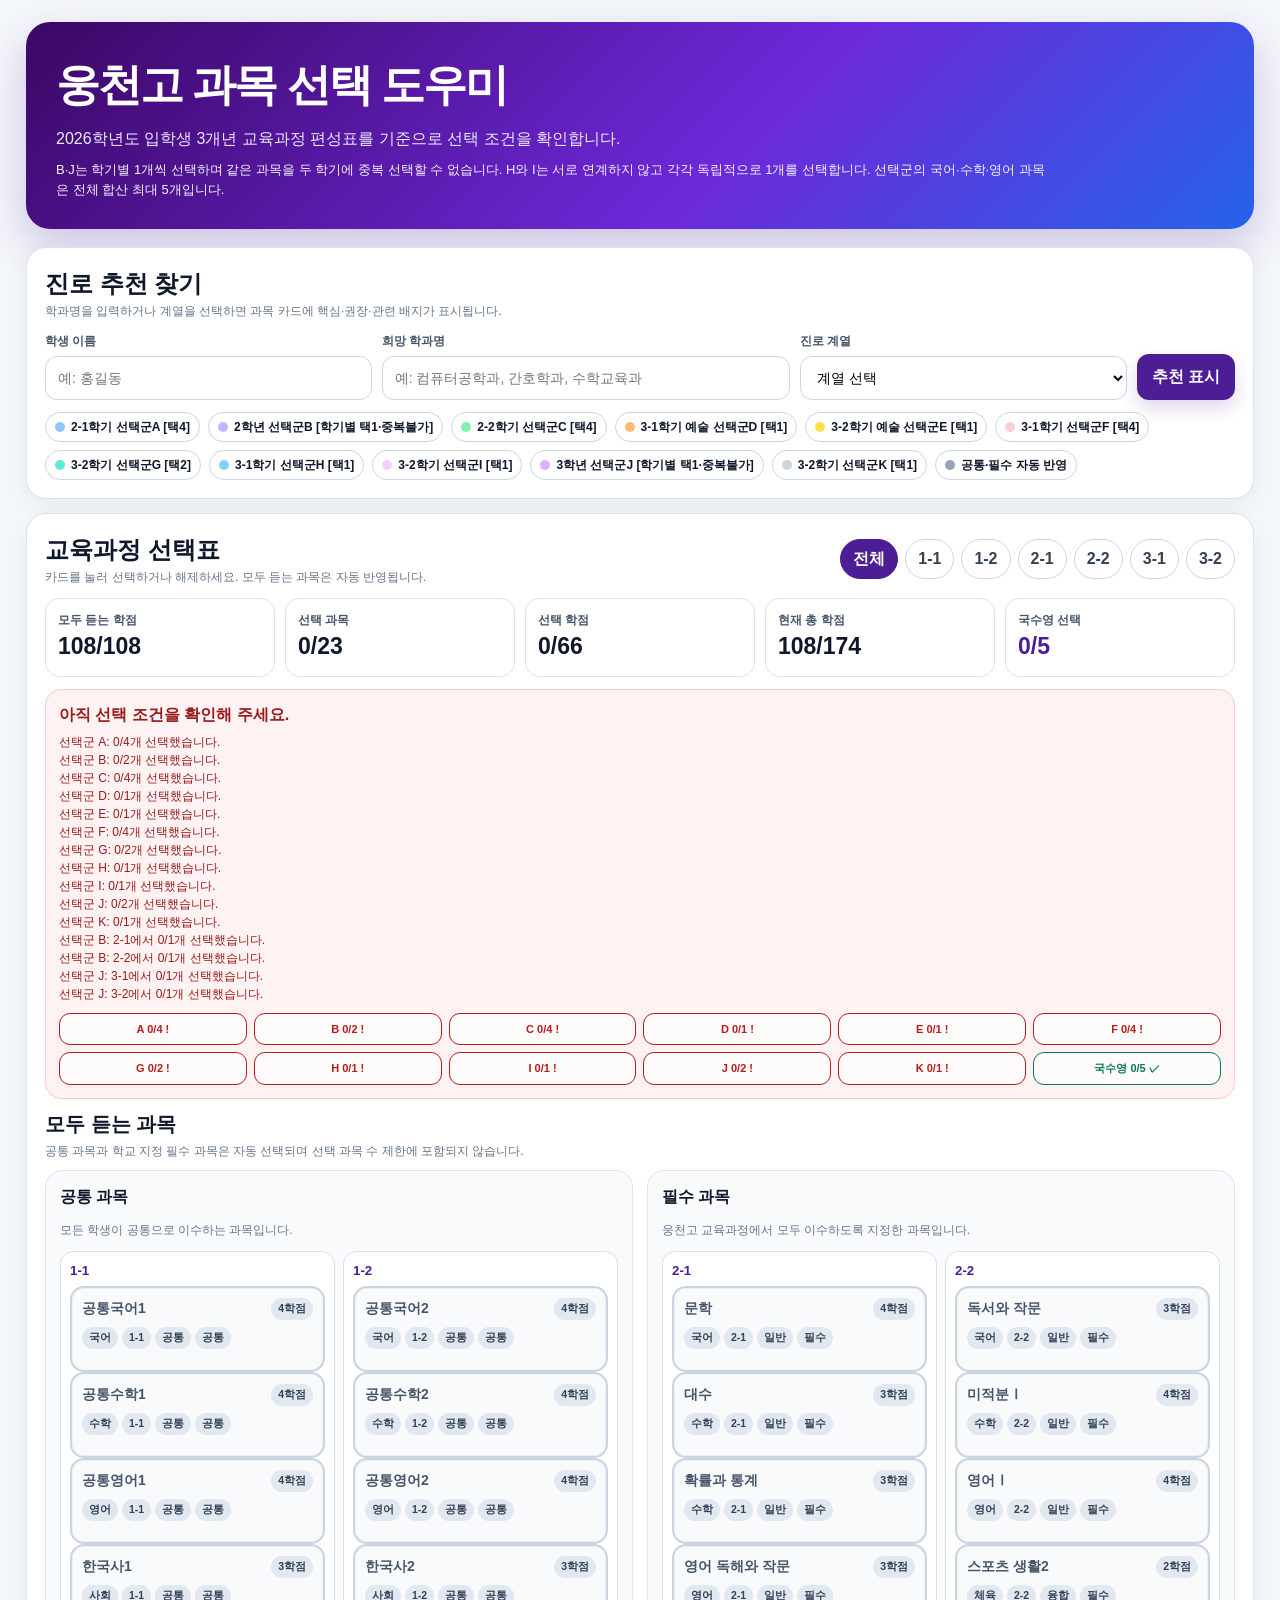
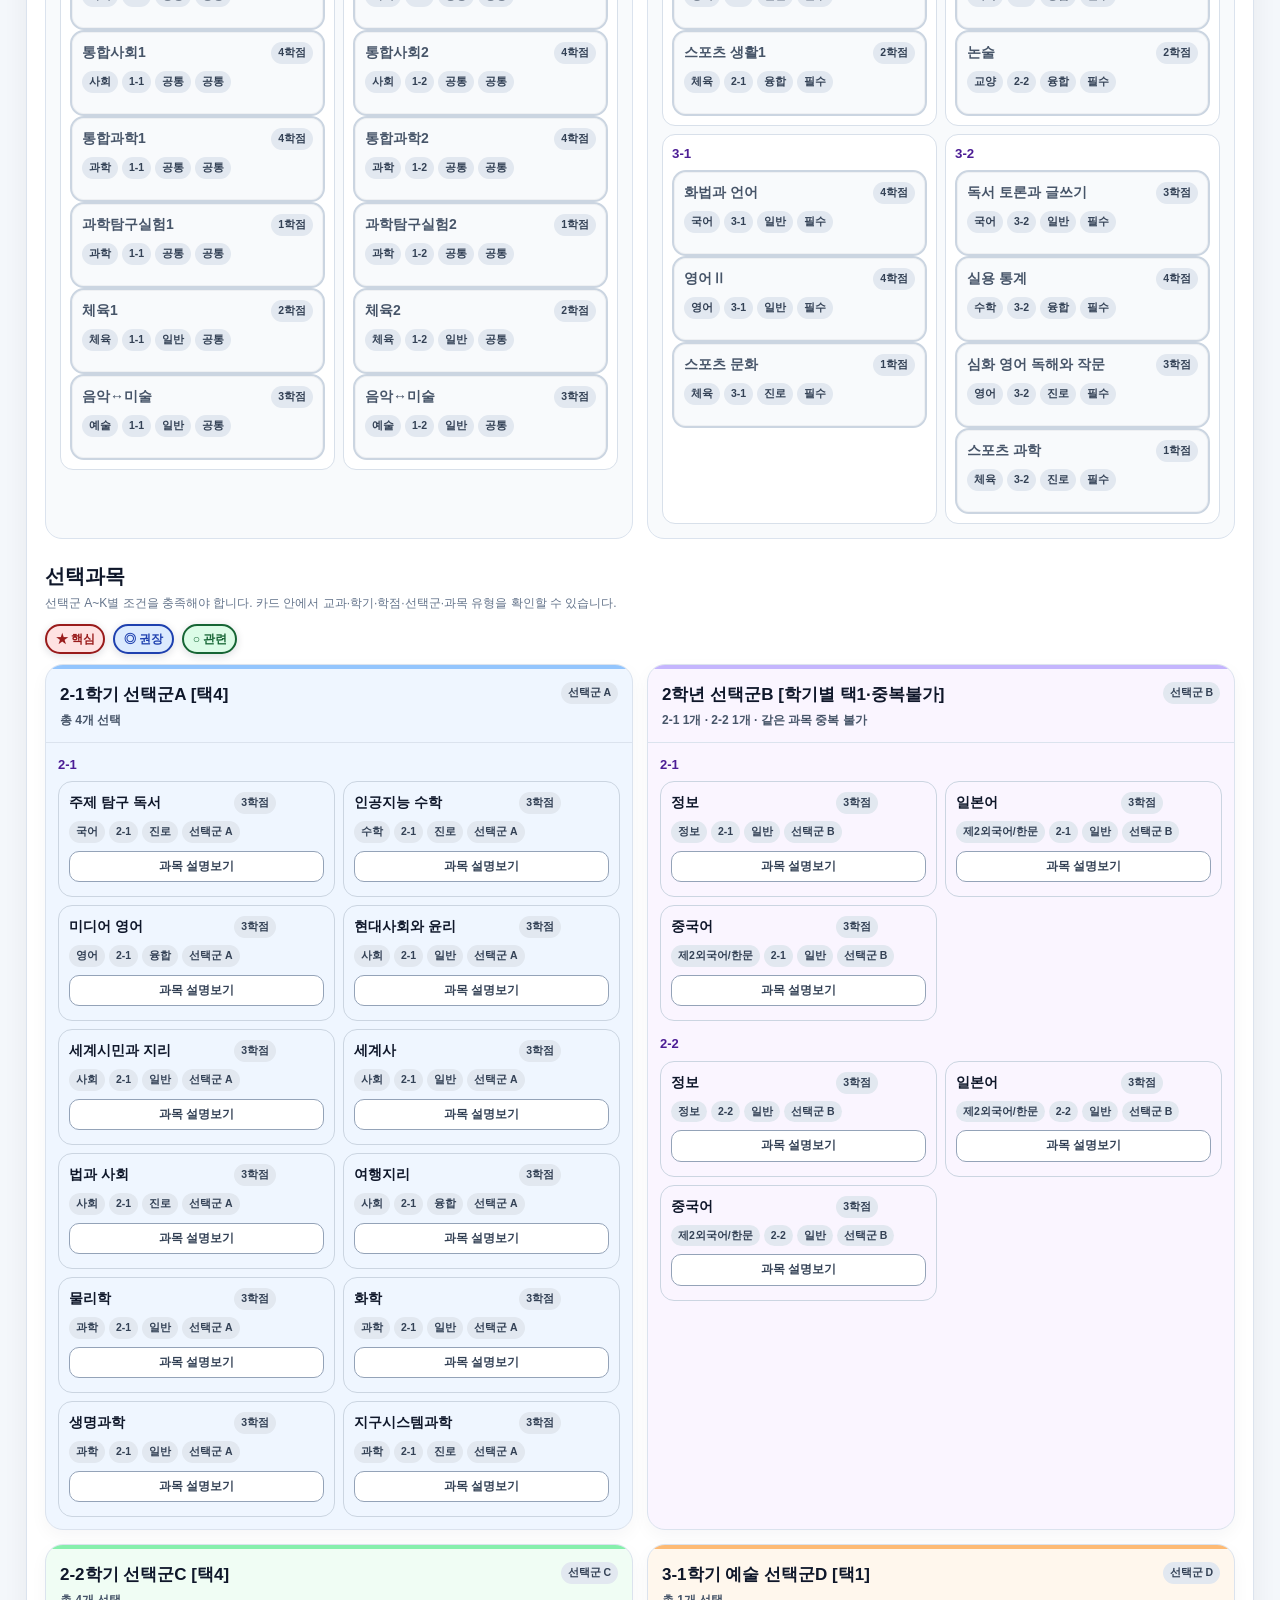
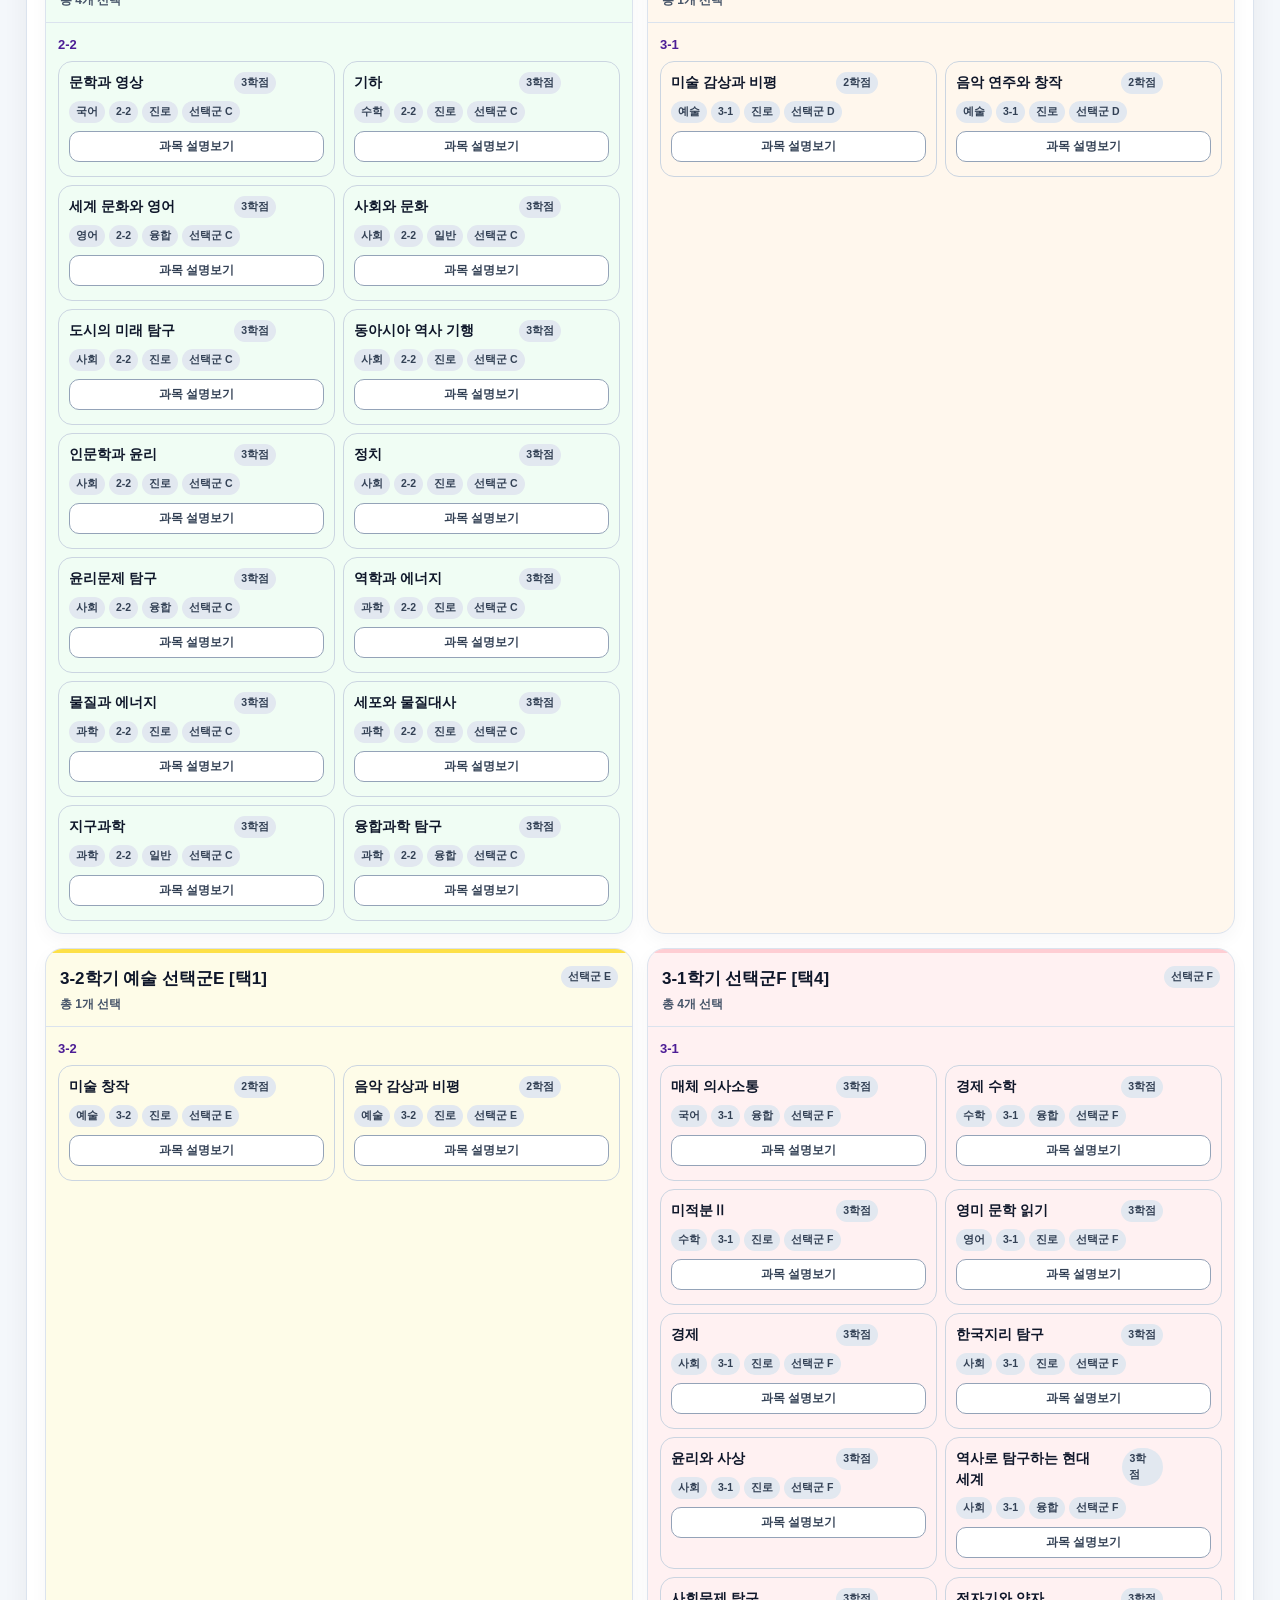
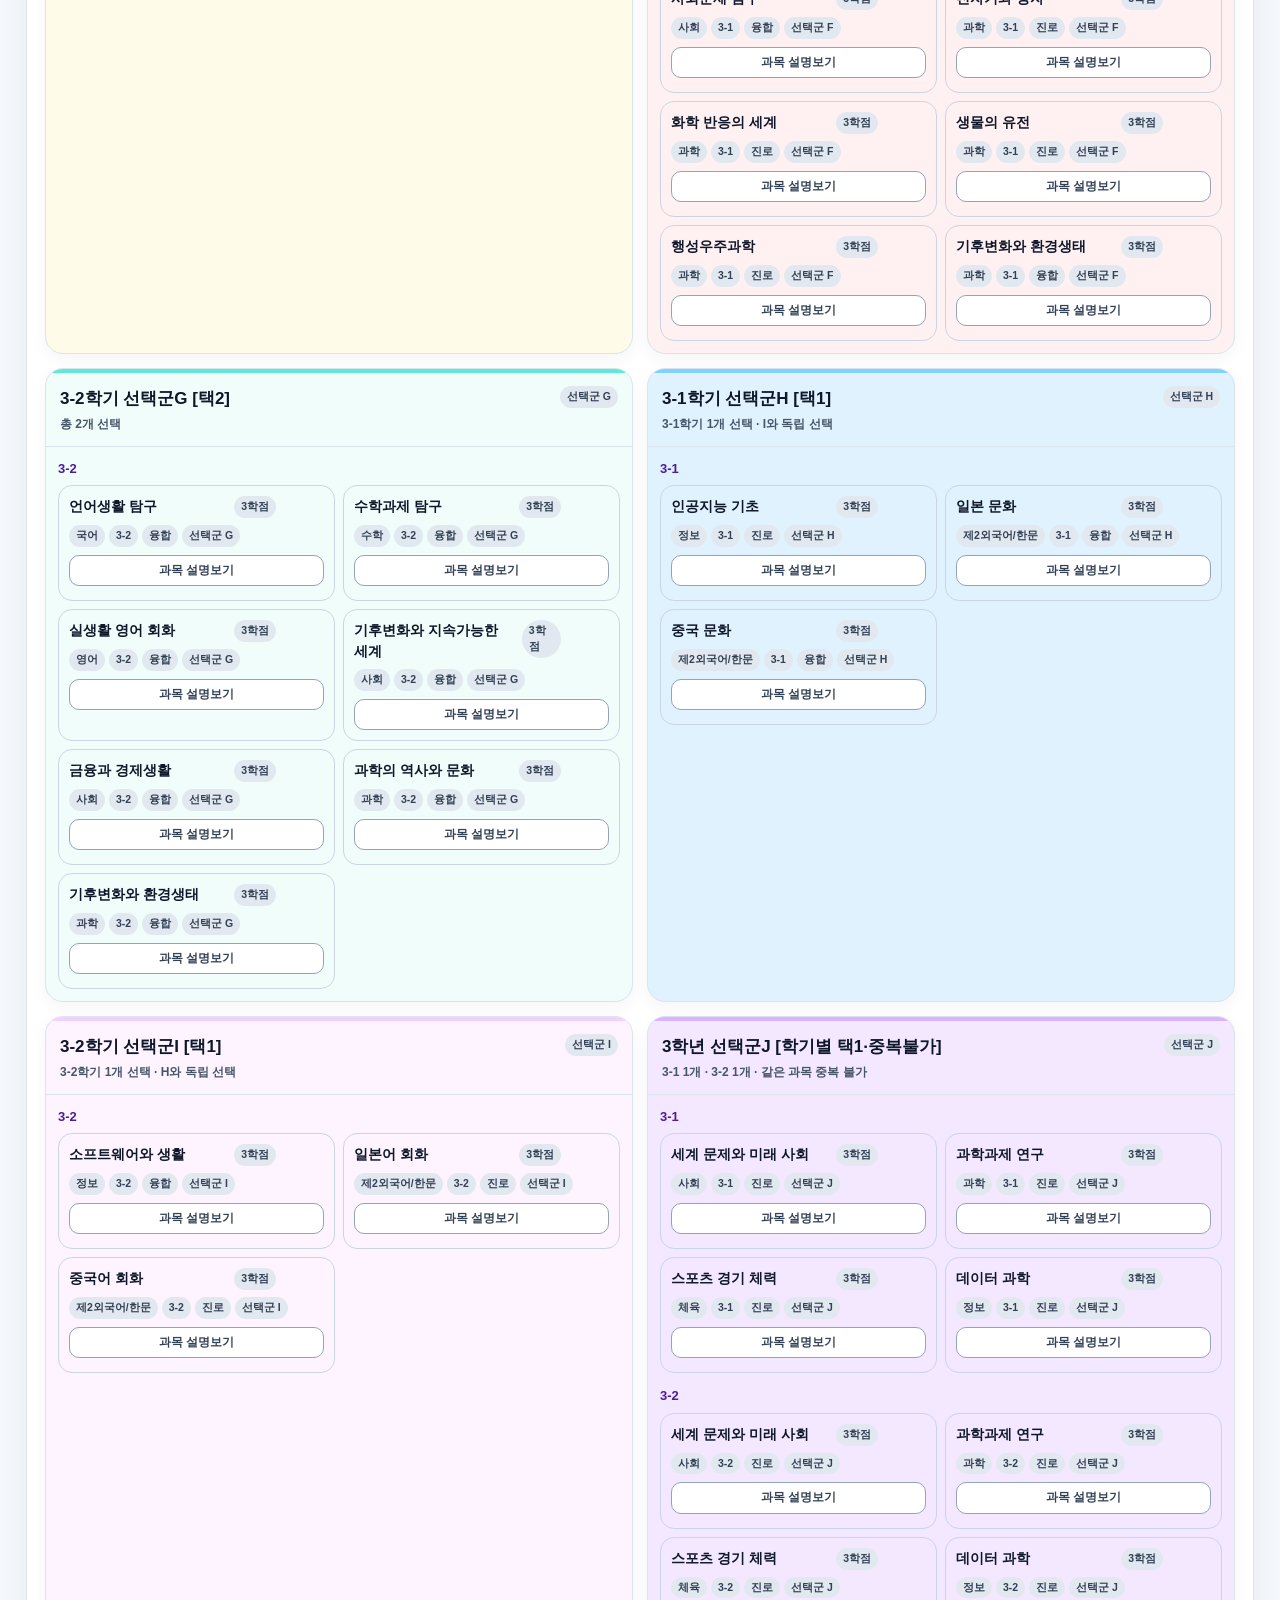
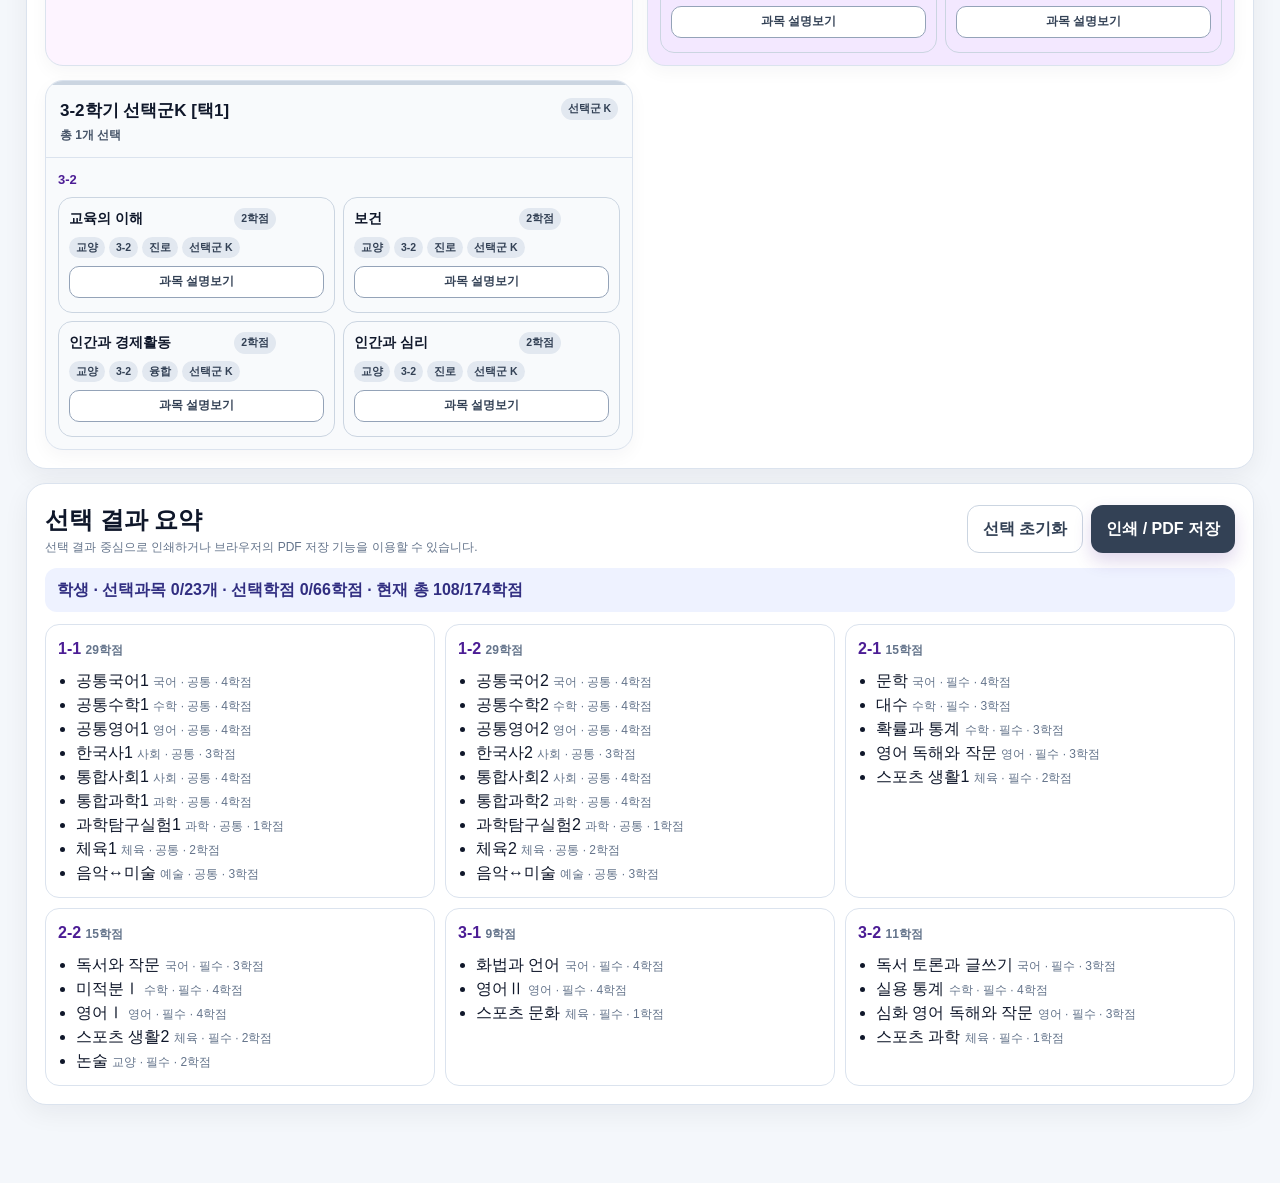
<file: 웅천고_과목선택_최종.html>
<!DOCTYPE html>
<!--
  수정 이력
  - 2026-06-24: 2026학년도 입학생 3개년 편성표 기준 과목·학기·학점·선택군 재검증
  - 2026-06-24: 선택군 B/J 학기별 택1·동일 과목 중복 금지, H/I 독립 선택, 국수영 선택 최대 5개 검증
  - 2026-06-24: 경남교육청 「2026 선택 과목 뭐하지?」 교과목 안내를 바탕으로 설명 모달 보강
  - 2026-06-24: 오프라인 단일 HTML, 모바일 카드 UI, 인쇄용 결과 화면 개선
-->
<html lang="ko">
<head>
<meta charset="UTF-8" />
<meta name="viewport" content="width=device-width, initial-scale=1.0" />
<meta name="color-scheme" content="light" />
<title>웅천고 과목 선택 도우미</title>
<style>
:root{
  --primary:#4c1d95;--secondary:#7c3aed;--bg:#f4f7fb;--ink:#0f172a;--muted:#64748b;
  --line:#dbe3ee;--card:#fff;--danger:#b91c1c;--danger-bg:#fef2f2;--good:#047857;
  --good-bg:#ecfdf5;--core:#dc2626;--rec:#2563eb;--edu:#059669;
}
*{box-sizing:border-box}
html{scroll-behavior:smooth}
body{margin:0;background:var(--bg);font-family:"Malgun Gothic","Apple SD Gothic Neo",sans-serif;color:var(--ink);line-height:1.5}
button,input,select{font:inherit}
button:focus-visible,input:focus-visible,select:focus-visible{outline:3px solid rgba(124,58,237,.3);outline-offset:2px}
.wrap{max-width:1260px;margin:0 auto;padding:22px 16px 64px}
.hero{background:linear-gradient(135deg,#3b0764,#6d28d9 58%,#2563eb);border-radius:24px;padding:30px;color:#fff;box-shadow:0 18px 45px rgba(76,29,149,.24);margin-bottom:18px}
.hero h1{margin:0;font-size:clamp(26px,4vw,44px);letter-spacing:-.045em}
.hero p{margin:9px 0 0;color:#ede9fe}
.hero .hero-note{font-size:13px;color:#f5f3ff;max-width:1000px}
.panel{background:var(--card);border:1px solid var(--line);border-radius:20px;padding:18px;box-shadow:0 8px 26px rgba(15,23,42,.06);margin:14px 0}
.row{display:grid;grid-template-columns:1fr 1.25fr 1fr auto;gap:10px;align-items:end}
.field label{display:block;font-size:12px;font-weight:900;color:#475569;margin:0 0 6px}
.field input,.field select{width:100%;height:44px;border:1px solid #cbd5e1;border-radius:12px;padding:0 12px;background:#fff;font-size:14px}
.btn{border:0;border-radius:12px;background:var(--primary);color:#fff;font-weight:900;padding:11px 15px;cursor:pointer;box-shadow:0 8px 18px rgba(76,29,149,.18)}
.btn:hover{filter:brightness(.96)}
.btn.secondary{background:#334155}.btn.ghost{background:#fff;color:#334155;border:1px solid #cbd5e1;box-shadow:none}
.small{font-size:12px;color:var(--muted)}
.legend,.recommend-hint{display:flex;flex-wrap:wrap;gap:8px;margin-top:12px}
.pill{display:inline-flex;align-items:center;gap:6px;border-radius:999px;border:1px solid #cbd5e1;background:#fff;padding:5px 9px;font-size:12px;font-weight:800}
.pill .dot{width:10px;height:10px;border-radius:50%;display:inline-block}
.grid-controls{display:flex;gap:10px;flex-wrap:wrap;justify-content:space-between;align-items:center}
.tabs{display:flex;gap:7px;flex-wrap:wrap}
.tab{border:1px solid #cbd5e1;background:#fff;color:#334155;border-radius:999px;padding:7px 12px;font-weight:900;cursor:pointer}
.tab.active{background:var(--primary);color:#fff;border-color:var(--primary)}
.curriculum-layout{display:flex;flex-direction:column;gap:22px}
.section-title{display:flex;align-items:flex-end;justify-content:space-between;gap:10px;margin:0 0 10px}
.section-title h3{margin:0;font-size:20px}.section-title p{margin:3px 0 0}
.fixed-kinds{display:grid;grid-template-columns:1fr 1fr;gap:14px}
.fixed-kind{border:1px solid var(--line);border-radius:17px;padding:14px;background:#f8fafc}
.fixed-kind h4{margin:0 0 10px;font-size:16px}
.fixed-semesters{display:grid;grid-template-columns:repeat(2,minmax(0,1fr));gap:8px}
.fixed-semester{border:1px solid #d8e0ea;border-radius:13px;padding:9px;background:#fff}
.fixed-semester h5{margin:0 0 6px;color:var(--primary)}
.choice-groups{display:grid;grid-template-columns:repeat(2,minmax(0,1fr));gap:14px}
.choice-group{border:1px solid var(--line);border-radius:18px;background:#fff;overflow:hidden;box-shadow:0 6px 18px rgba(15,23,42,.04)}
.choice-group-head{padding:13px 14px;border-bottom:1px solid var(--line);display:flex;justify-content:space-between;gap:8px;align-items:flex-start}
.choice-group-head h3{margin:0;font-size:17px}.choice-group-head .rule{font-size:12px;color:#475569;font-weight:900;margin-top:3px}
.choice-group-body{padding:12px}.choice-sem{margin:0 0 13px}.choice-sem:last-child{margin-bottom:0}
.choice-sem h4{margin:0 0 7px;font-size:13px;color:var(--primary)}
.choice-subjects{display:grid;grid-template-columns:repeat(2,minmax(0,1fr));gap:8px}
.subject{position:relative;width:100%;text-align:left;border:1px solid #cbd5e1;border-radius:14px;background:#fff;padding:10px;cursor:pointer;transition:.15s;min-height:116px}
.subject:hover:not(.fixed){transform:translateY(-1px);box-shadow:0 7px 16px rgba(15,23,42,.1)}
.subject.fixed{cursor:default;background:#f8fafc;color:#475569;min-height:86px}
.subject.selected{border-width:2px;box-shadow:inset 0 0 0 1px rgba(15,23,42,.04)}
.subject.selected::after{content:"선택됨";position:absolute;right:8px;top:8px;background:#0f172a;color:#fff;border-radius:999px;padding:2px 7px;font-size:10px;font-weight:900}
.subject.fixed::after{display:none}
.subject .top{display:flex;justify-content:space-between;gap:8px;align-items:flex-start;padding-right:48px}
.subject.fixed .top{padding-right:0}
.subject .name{font-weight:900;font-size:14px;word-break:keep-all}
.subject .meta{display:flex;gap:4px;flex-wrap:wrap;margin-top:7px}
.badge{display:inline-flex;align-items:center;font-size:10.5px;font-weight:900;border-radius:999px;padding:3px 7px;background:#e2e8f0;color:#334155}
.rec-badge{font-size:12px;padding:4px 9px;border:2px solid currentColor;letter-spacing:-.02em;box-shadow:0 2px 8px rgba(15,23,42,.14)}
.tag-core{background:#fee2e2;color:#991b1b}.tag-rec{background:#dbeafe;color:#1e40af}.tag-edu{background:#dcfce7;color:#166534}
.subject.rec-core{border-color:#dc2626!important;background:#fff7f7!important;box-shadow:0 0 0 3px rgba(220,38,38,.13)}
.subject.rec-rec{border-color:#2563eb!important;background:#f5f9ff!important;box-shadow:0 0 0 3px rgba(37,99,235,.13)}
.subject.rec-edu{border-color:#059669!important;background:#f2fff8!important;box-shadow:0 0 0 3px rgba(5,150,105,.13)}
.group-A{background:#eff6ff}.group-B{background:#faf5ff}.group-C{background:#f0fdf4}.group-D{background:#fff7ed}.group-E{background:#fefce8}.group-F{background:#fff1f2}.group-G{background:#f0fdfa}.group-H{background:#e0f2fe}.group-I{background:#fdf4ff}.group-J{background:#f3e8ff}.group-K{background:#f8fafc}
.selected.group-A{background:#bfdbfe}.selected.group-B{background:#e9d5ff}.selected.group-C{background:#bbf7d0}.selected.group-D{background:#fed7aa}.selected.group-E{background:#fde68a}.selected.group-F{background:#fecdd3}.selected.group-G{background:#ccfbf1}.selected.group-H{background:#bae6fd}.selected.group-I{background:#f5d0fe}.selected.group-J{background:#e9d5ff}.selected.group-K{background:#e2e8f0}
.desc-trigger{margin-top:8px;width:100%;border:1px solid #94a3b8;background:#fff;color:#334155;border-radius:10px;padding:6px 8px;font-size:11.5px;font-weight:900;cursor:pointer}
.desc-trigger:hover{background:#f8fafc;border-color:var(--primary);color:var(--primary)}
.summary{display:grid;grid-template-columns:repeat(5,1fr);gap:10px}
.summary-card{border:1px solid var(--line);border-radius:14px;padding:12px;background:#fff}
.summary-card b{display:block;font-size:12px;color:#475569}.summary-card strong{font-size:23px}
.validation-overview{border-radius:16px;padding:13px;margin:10px 0}
.validation-overview.error{background:var(--danger-bg);border:1px solid #fecaca;color:#991b1b}
.validation-overview.good{background:var(--good-bg);border:1px solid #bbf7d0;color:#065f46}
.validation-grid{display:grid;grid-template-columns:repeat(6,minmax(0,1fr));gap:7px;margin-top:10px}
.validation-item{border:1px solid currentColor;border-radius:11px;padding:7px;background:rgba(255,255,255,.72);font-size:11px;font-weight:900;text-align:center}
.validation-item.good{color:#047857}.validation-item.bad{color:#b91c1c}
.errors{background:var(--danger-bg);border:1px solid #fecaca;color:#991b1b;border-radius:14px;padding:12px;margin:10px 0}
.ok{background:var(--good-bg);border:1px solid #bbf7d0;color:#065f46;border-radius:14px;padding:12px;margin:10px 0}
.result-head{display:grid;grid-template-columns:1.2fr 1fr;gap:12px}
.rec-lists{display:grid;grid-template-columns:repeat(3,1fr);gap:9px}
.rec-box{border-radius:14px;border:1px solid var(--line);padding:11px;background:#fff}.rec-box h4{margin:0 0 8px}.rec-box ul{margin:0;padding-left:18px}
.selected-list{display:grid;grid-template-columns:repeat(3,1fr);gap:10px}
.sem-list{border:1px solid var(--line);border-radius:14px;padding:12px;background:#fff;break-inside:avoid}
.sem-list h4{margin:0 0 8px;color:var(--primary)}.sem-list ul{padding-left:18px;margin:0}
.total-line{margin:0 0 12px;padding:10px 12px;border-radius:12px;background:#eef2ff;color:#312e81;font-weight:900}
.footer-actions{display:flex;gap:8px;flex-wrap:wrap;justify-content:flex-end}
.toast{position:fixed;left:50%;bottom:24px;transform:translateX(-50%);background:#0f172a;color:#fff;padding:12px 16px;border-radius:14px;box-shadow:0 10px 30px rgba(0,0,0,.25);z-index:60;display:none;max-width:min(680px,90vw)}
.toast.show{display:block}
.modal-backdrop{display:none;position:fixed;inset:0;background:rgba(15,23,42,.62);z-index:50;padding:20px;align-items:center;justify-content:center}
.modal-backdrop.show{display:flex}
.desc-box{width:min(720px,100%);max-height:min(86vh,820px);overflow:auto;background:#fff;border-radius:20px;box-shadow:0 26px 70px rgba(15,23,42,.35)}
.desc-head{position:sticky;top:0;display:flex;justify-content:space-between;gap:12px;align-items:flex-start;background:#fff;padding:18px 18px 12px;border-bottom:1px solid var(--line);z-index:1}
.desc-head h3{margin:0;font-size:23px}.desc-body{padding:16px 18px 20px}
.desc-meta{display:flex;flex-wrap:wrap;gap:6px;margin-top:7px}
.desc-section{border-left:4px solid #c4b5fd;padding:0 0 0 12px;margin:16px 0}
.desc-section h4{margin:0 0 5px;color:#4c1d95}.desc-section p{margin:0;white-space:pre-line}
.desc-source{font-size:12px;color:#64748b;border-top:1px solid var(--line);padding-top:12px;margin-top:16px}
.hide{display:none!important}
@media(max-width:930px){
  .row{grid-template-columns:1fr 1fr}.row .btn{height:44px}
  .result-head,.fixed-kinds{grid-template-columns:1fr}
  .summary{grid-template-columns:repeat(3,1fr)}
  .validation-grid{grid-template-columns:repeat(4,1fr)}
}
@media(max-width:680px){
  .wrap{padding:12px 9px 40px}.hero{padding:22px 17px;border-radius:18px}.panel{padding:13px;border-radius:16px}
  .row,.summary,.rec-lists,.selected-list,.choice-groups,.choice-subjects,.fixed-semesters{grid-template-columns:1fr}
  .validation-grid{grid-template-columns:repeat(3,1fr)}
  .grid-controls{align-items:flex-start}.footer-actions{width:100%;justify-content:stretch}.footer-actions .btn{flex:1}
  .subject{min-height:0}.modal-backdrop{padding:8px}.desc-box{max-height:94vh}
}
@media print{
  @page{margin:12mm}
  body{background:#fff;font-size:11px}
  .no-print,.toast,.modal-backdrop,.tabs,.legend{display:none!important}
  .wrap{max-width:none;padding:0}.hero{box-shadow:none;border-radius:0;padding:16px;margin:0 0 8px;background:#312e81!important;-webkit-print-color-adjust:exact;print-color-adjust:exact}
  .hero h1{font-size:23px}.panel{box-shadow:none;margin:8px 0;padding:11px;break-inside:auto}
  .summary{grid-template-columns:repeat(5,1fr)}.summary-card{padding:7px}.summary-card strong{font-size:17px}
  .fixed-kinds,.choice-groups{grid-template-columns:1fr 1fr;gap:8px}.choice-group,.fixed-kind,.sem-list{break-inside:avoid}
  .choice-group-head,.choice-group-body{padding:8px}.choice-subjects{grid-template-columns:repeat(2,1fr);gap:4px}
  .subject{min-height:0;padding:6px}.subject .name{font-size:11px}.badge{font-size:8.5px;padding:2px 4px}.desc-trigger{display:none}
  .subject:not(.selected):not(.fixed){display:none}.selected-list{grid-template-columns:repeat(3,1fr)}
}
</style>
</head>
<body>
<div class="wrap">
  <header class="hero">
    <h1>웅천고 과목 선택 도우미</h1>
    <p>2026학년도 입학생 3개년 교육과정 편성표를 기준으로 선택 조건을 확인합니다.</p>
    <p class="hero-note">B·J는 학기별 1개씩 선택하며 같은 과목을 두 학기에 중복 선택할 수 없습니다. H와 I는 서로 연계하지 않고 각각 독립적으로 1개를 선택합니다. 선택군의 국어·수학·영어 과목은 전체 합산 최대 5개입니다.</p>
  </header>

  <section class="panel no-print" aria-labelledby="careerSearchTitle">
    <div class="grid-controls">
      <div>
        <h2 id="careerSearchTitle" style="margin:0">진로 추천 찾기</h2>
        <div class="small">학과명을 입력하거나 계열을 선택하면 과목 카드에 핵심·권장·관련 배지가 표시됩니다.</div>
      </div>
    </div>
    <div class="row" style="margin-top:12px">
      <div class="field"><label for="studentName">학생 이름</label><input id="studentName" autocomplete="name" placeholder="예: 홍길동" /></div>
      <div class="field"><label for="deptInput">희망 학과명</label><input id="deptInput" list="deptSuggestions" placeholder="예: 컴퓨터공학과, 간호학과, 수학교육과" /><datalist id="deptSuggestions"></datalist></div>
      <div class="field"><label for="trackSelect">진로 계열</label><select id="trackSelect"><option value="">계열 선택</option></select></div>
      <button class="btn" id="searchBtn" type="button">추천 표시</button>
    </div>
    <div id="searchAlert" class="errors hide" role="alert"></div>
    <div class="legend" id="groupLegend"></div>
  </section>

  <section class="panel no-print" id="resultPanel" style="display:none" aria-live="polite"></section>

  <main class="panel">
    <div class="grid-controls no-print">
      <div>
        <h2 style="margin:0">교육과정 선택표</h2>
        <div class="small">카드를 눌러 선택하거나 해제하세요. 모두 듣는 과목은 자동 반영됩니다.</div>
      </div>
      <div class="tabs" id="semesterTabs" aria-label="학기 필터"></div>
    </div>
    <div class="summary" id="summaryCards" style="margin:12px 0"></div>
    <div id="validationBox" aria-live="polite"></div>
    <div class="curriculum-layout" id="curriculumTable"></div>
  </main>

  <section class="panel" id="roadmapPanel">
    <div class="grid-controls">
      <div>
        <h2 style="margin:0">선택 결과 요약</h2>
        <div class="small">선택 결과 중심으로 인쇄하거나 브라우저의 PDF 저장 기능을 이용할 수 있습니다.</div>
      </div>
      <div class="footer-actions no-print">
        <button class="btn ghost" id="resetBtn" type="button">선택 초기화</button>
        <button class="btn secondary" id="printBtn" type="button">인쇄 / PDF 저장</button>
      </div>
    </div>
    <div id="selectedSummary" style="margin-top:12px"></div>
  </section>
</div>
<div class="toast" id="toast" role="status" aria-live="polite"></div>
<div class="modal-backdrop no-print" id="descModal" role="dialog" aria-modal="true" aria-labelledby="descTitle">
  <article class="desc-box" id="descBox">
    <div class="desc-head">
      <div>
        <h3 id="descTitle"></h3>
        <div class="desc-meta" id="descMeta"></div>
      </div>
      <button class="btn ghost" id="descClose" type="button" aria-label="과목 설명 닫기">닫기</button>
    </div>
    <div class="desc-body">
      <div class="desc-section"><h4>과목 한줄 설명</h4><p id="descOneLine"></p></div>
      <div class="desc-section"><h4>주요 학습 내용</h4><p id="descLearning"></p></div>
      <div class="desc-section"><h4>이런 학생에게 추천</h4><p id="descRecommend"></p></div>
      <div class="desc-section"><h4>관련 진로·학과</h4><p id="descCareer"></p></div>
      <div class="desc-source" id="descSource"></div>
    </div>
  </article>
</div>
<script>
        const CATEGORIES = ["국어", "수학", "영어", "사회", "과학", "체육", "예술", "정보", "제2외국어/한문", "교양"];
        const SEMESTERS = ["1-1", "1-2", "2-1", "2-2", "3-1", "3-2"];

        // 선택군별 필수 선택 개수(2026학년도 입학생 편성표 기준)
        const GROUP_MAX_LIMITS = {"A": 4, "B": 2, "C": 4, "D": 1, "E": 1, "F": 4, "G": 2, "H": 1, "I": 1, "J": 2, "K": 1};
        const DUPLICATE_RESTRICTED_GROUPS = ["B", "J"];
        const GROUP_SEMESTER_REQUIREMENTS = {
            "B": { "2-1": 1, "2-2": 1 },
            "J": { "3-1": 1, "3-2": 1 }
        };
        const KOREAN_MATH_ENGLISH_MAX = 5;
        const KOREAN_MATH_ENGLISH_CATEGORIES = new Set(["국어", "수학", "영어"]);

        const GROUP_INFO = [
            {
                        "code": "A",
                        "label": "2-1학기 선택군A [택4]",
                        "color": "#dbeafe",
                        "border": "#93c5fd"
            },
            {
                        "code": "B",
                        "label": "2학년 선택군B [학기별 택1·중복불가]",
                        "color": "#ede9fe",
                        "border": "#c4b5fd"
            },
            {
                        "code": "C",
                        "label": "2-2학기 선택군C [택4]",
                        "color": "#dcfce7",
                        "border": "#86efac"
            },
            {
                        "code": "D",
                        "label": "3-1학기 예술 선택군D [택1]",
                        "color": "#ffedd5",
                        "border": "#fdba74"
            },
            {
                        "code": "E",
                        "label": "3-2학기 예술 선택군E [택1]",
                        "color": "#fef9c3",
                        "border": "#fde047"
            },
            {
                        "code": "F",
                        "label": "3-1학기 선택군F [택4]",
                        "color": "#ffe4e6",
                        "border": "#fecdd3"
            },
            {
                        "code": "G",
                        "label": "3-2학기 선택군G [택2]",
                        "color": "#ccfbf1",
                        "border": "#5eead4"
            },
            {
                        "code": "H",
                        "label": "3-1학기 선택군H [택1]",
                        "color": "#e0f2fe",
                        "border": "#7dd3fc"
            },
            {
                        "code": "I",
                        "label": "3-2학기 선택군I [택1]",
                        "color": "#fdf4ff",
                        "border": "#f5d0fe"
            },
            {
                        "code": "J",
                        "label": "3학년 선택군J [학기별 택1·중복불가]",
                        "color": "#f3e8ff",
                        "border": "#d8b4fe"
            },
            {
                        "code": "K",
                        "label": "3-2학기 선택군K [택1]",
                        "color": "#f1f5f9",
                        "border": "#cbd5e1"
            }
];

        const CURRICULUM = {
            "1-1": {
                        "국어": [
                                    {
                                                "type": "공통",
                                                "name": "공통국어1",
                                                "credit": 4,
                                                "group": "공통"
                                    }
                        ],
                        "수학": [
                                    {
                                                "type": "공통",
                                                "name": "공통수학1",
                                                "credit": 4,
                                                "group": "공통"
                                    }
                        ],
                        "영어": [
                                    {
                                                "type": "공통",
                                                "name": "공통영어1",
                                                "credit": 4,
                                                "group": "공통"
                                    }
                        ],
                        "사회": [
                                    {
                                                "type": "공통",
                                                "name": "한국사1",
                                                "credit": 3,
                                                "group": "공통"
                                    },
                                    {
                                                "type": "공통",
                                                "name": "통합사회1",
                                                "credit": 4,
                                                "group": "공통"
                                    }
                        ],
                        "과학": [
                                    {
                                                "type": "공통",
                                                "name": "통합과학1",
                                                "credit": 4,
                                                "group": "공통"
                                    },
                                    {
                                                "type": "공통",
                                                "name": "과학탐구실험1",
                                                "credit": 1,
                                                "group": "공통"
                                    }
                        ],
                        "체육": [
                                    {
                                                "type": "일반",
                                                "name": "체육1",
                                                "credit": 2,
                                                "group": "공통"
                                    }
                        ],
                        "예술": [
                                    {
                                                "type": "일반",
                                                "name": "음악↔미술",
                                                "credit": 3,
                                                "group": "공통"
                                    }
                        ],
                        "정보": [],
                        "제2외국어/한문": [],
                        "교양": []
            },
            "1-2": {
                        "국어": [
                                    {
                                                "type": "공통",
                                                "name": "공통국어2",
                                                "credit": 4,
                                                "group": "공통"
                                    }
                        ],
                        "수학": [
                                    {
                                                "type": "공통",
                                                "name": "공통수학2",
                                                "credit": 4,
                                                "group": "공통"
                                    }
                        ],
                        "영어": [
                                    {
                                                "type": "공통",
                                                "name": "공통영어2",
                                                "credit": 4,
                                                "group": "공통"
                                    }
                        ],
                        "사회": [
                                    {
                                                "type": "공통",
                                                "name": "한국사2",
                                                "credit": 3,
                                                "group": "공통"
                                    },
                                    {
                                                "type": "공통",
                                                "name": "통합사회2",
                                                "credit": 4,
                                                "group": "공통"
                                    }
                        ],
                        "과학": [
                                    {
                                                "type": "공통",
                                                "name": "통합과학2",
                                                "credit": 4,
                                                "group": "공통"
                                    },
                                    {
                                                "type": "공통",
                                                "name": "과학탐구실험2",
                                                "credit": 1,
                                                "group": "공통"
                                    }
                        ],
                        "체육": [
                                    {
                                                "type": "일반",
                                                "name": "체육2",
                                                "credit": 2,
                                                "group": "공통"
                                    }
                        ],
                        "예술": [
                                    {
                                                "type": "일반",
                                                "name": "음악↔미술",
                                                "credit": 3,
                                                "group": "공통"
                                    }
                        ],
                        "정보": [],
                        "제2외국어/한문": [],
                        "교양": []
            },
            "2-1": {
                        "국어": [
                                    {
                                                "type": "일반",
                                                "name": "문학",
                                                "credit": 4,
                                                "group": "필수"
                                    },
                                    {
                                                "type": "진로",
                                                "name": "주제 탐구 독서",
                                                "credit": 3,
                                                "group": "A"
                                    }
                        ],
                        "수학": [
                                    {
                                                "type": "일반",
                                                "name": "대수",
                                                "credit": 3,
                                                "group": "필수"
                                    },
                                    {
                                                "type": "일반",
                                                "name": "확률과 통계",
                                                "credit": 3,
                                                "group": "필수"
                                    },
                                    {
                                                "type": "진로",
                                                "name": "인공지능 수학",
                                                "credit": 3,
                                                "group": "A"
                                    }
                        ],
                        "영어": [
                                    {
                                                "type": "일반",
                                                "name": "영어 독해와 작문",
                                                "credit": 3,
                                                "group": "필수"
                                    },
                                    {
                                                "type": "융합",
                                                "name": "미디어 영어",
                                                "credit": 3,
                                                "group": "A"
                                    }
                        ],
                        "사회": [
                                    {
                                                "type": "일반",
                                                "name": "현대사회와 윤리",
                                                "credit": 3,
                                                "group": "A"
                                    },
                                    {
                                                "type": "일반",
                                                "name": "세계시민과 지리",
                                                "credit": 3,
                                                "group": "A"
                                    },
                                    {
                                                "type": "일반",
                                                "name": "세계사",
                                                "credit": 3,
                                                "group": "A"
                                    },
                                    {
                                                "type": "진로",
                                                "name": "법과 사회",
                                                "credit": 3,
                                                "group": "A"
                                    },
                                    {
                                                "type": "융합",
                                                "name": "여행지리",
                                                "credit": 3,
                                                "group": "A"
                                    }
                        ],
                        "과학": [
                                    {
                                                "type": "일반",
                                                "name": "물리학",
                                                "credit": 3,
                                                "group": "A"
                                    },
                                    {
                                                "type": "일반",
                                                "name": "화학",
                                                "credit": 3,
                                                "group": "A"
                                    },
                                    {
                                                "type": "일반",
                                                "name": "생명과학",
                                                "credit": 3,
                                                "group": "A"
                                    },
                                    {
                                                "type": "진로",
                                                "name": "지구시스템과학",
                                                "credit": 3,
                                                "group": "A"
                                    }
                        ],
                        "체육": [
                                    {
                                                "type": "융합",
                                                "name": "스포츠 생활1",
                                                "credit": 2,
                                                "group": "필수"
                                    }
                        ],
                        "예술": [],
                        "정보": [
                                    {
                                                "type": "일반",
                                                "name": "정보",
                                                "credit": 3,
                                                "group": "B"
                                    }
                        ],
                        "제2외국어/한문": [
                                    {
                                                "type": "일반",
                                                "name": "일본어",
                                                "credit": 3,
                                                "group": "B"
                                    },
                                    {
                                                "type": "일반",
                                                "name": "중국어",
                                                "credit": 3,
                                                "group": "B"
                                    }
                        ],
                        "교양": []
            },
            "2-2": {
                        "국어": [
                                    {
                                                "type": "일반",
                                                "name": "독서와 작문",
                                                "credit": 3,
                                                "group": "필수"
                                    },
                                    {
                                                "type": "진로",
                                                "name": "문학과 영상",
                                                "credit": 3,
                                                "group": "C"
                                    }
                        ],
                        "수학": [
                                    {
                                                "type": "일반",
                                                "name": "미적분Ⅰ",
                                                "credit": 4,
                                                "group": "필수"
                                    },
                                    {
                                                "type": "진로",
                                                "name": "기하",
                                                "credit": 3,
                                                "group": "C"
                                    }
                        ],
                        "영어": [
                                    {
                                                "type": "일반",
                                                "name": "영어Ⅰ",
                                                "credit": 4,
                                                "group": "필수"
                                    },
                                    {
                                                "type": "융합",
                                                "name": "세계 문화와 영어",
                                                "credit": 3,
                                                "group": "C"
                                    }
                        ],
                        "사회": [
                                    {
                                                "type": "일반",
                                                "name": "사회와 문화",
                                                "credit": 3,
                                                "group": "C"
                                    },
                                    {
                                                "type": "진로",
                                                "name": "도시의 미래 탐구",
                                                "credit": 3,
                                                "group": "C"
                                    },
                                    {
                                                "type": "진로",
                                                "name": "동아시아 역사 기행",
                                                "credit": 3,
                                                "group": "C"
                                    },
                                    {
                                                "type": "진로",
                                                "name": "인문학과 윤리",
                                                "credit": 3,
                                                "group": "C"
                                    },
                                    {
                                                "type": "진로",
                                                "name": "정치",
                                                "credit": 3,
                                                "group": "C"
                                    },
                                    {
                                                "type": "융합",
                                                "name": "윤리문제 탐구",
                                                "credit": 3,
                                                "group": "C"
                                    }
                        ],
                        "과학": [
                                    {
                                                "type": "진로",
                                                "name": "역학과 에너지",
                                                "credit": 3,
                                                "group": "C"
                                    },
                                    {
                                                "type": "진로",
                                                "name": "물질과 에너지",
                                                "credit": 3,
                                                "group": "C"
                                    },
                                    {
                                                "type": "진로",
                                                "name": "세포와 물질대사",
                                                "credit": 3,
                                                "group": "C"
                                    },
                                    {
                                                "type": "일반",
                                                "name": "지구과학",
                                                "credit": 3,
                                                "group": "C"
                                    },
                                    {
                                                "type": "융합",
                                                "name": "융합과학 탐구",
                                                "credit": 3,
                                                "group": "C"
                                    }
                        ],
                        "체육": [
                                    {
                                                "type": "융합",
                                                "name": "스포츠 생활2",
                                                "credit": 2,
                                                "group": "필수"
                                    }
                        ],
                        "예술": [],
                        "정보": [
                                    {
                                                "type": "일반",
                                                "name": "정보",
                                                "credit": 3,
                                                "group": "B"
                                    }
                        ],
                        "제2외국어/한문": [
                                    {
                                                "type": "일반",
                                                "name": "일본어",
                                                "credit": 3,
                                                "group": "B"
                                    },
                                    {
                                                "type": "일반",
                                                "name": "중국어",
                                                "credit": 3,
                                                "group": "B"
                                    }
                        ],
                        "교양": [
                                    {
                                                "type": "융합",
                                                "name": "논술",
                                                "credit": 2,
                                                "group": "필수"
                                    }
                        ]
            },
            "3-1": {
                        "국어": [
                                    {
                                                "type": "일반",
                                                "name": "화법과 언어",
                                                "credit": 4,
                                                "group": "필수"
                                    },
                                    {
                                                "type": "융합",
                                                "name": "매체 의사소통",
                                                "credit": 3,
                                                "group": "F"
                                    }
                        ],
                        "수학": [
                                    {
                                                "type": "융합",
                                                "name": "경제 수학",
                                                "credit": 3,
                                                "group": "F"
                                    },
                                    {
                                                "type": "진로",
                                                "name": "미적분Ⅱ",
                                                "credit": 3,
                                                "group": "F"
                                    }
                        ],
                        "영어": [
                                    {
                                                "type": "일반",
                                                "name": "영어Ⅱ",
                                                "credit": 4,
                                                "group": "필수"
                                    },
                                    {
                                                "type": "진로",
                                                "name": "영미 문학 읽기",
                                                "credit": 3,
                                                "group": "F"
                                    }
                        ],
                        "사회": [
                                    {
                                                "type": "진로",
                                                "name": "경제",
                                                "credit": 3,
                                                "group": "F"
                                    },
                                    {
                                                "type": "진로",
                                                "name": "한국지리 탐구",
                                                "credit": 3,
                                                "group": "F"
                                    },
                                    {
                                                "type": "진로",
                                                "name": "윤리와 사상",
                                                "credit": 3,
                                                "group": "F"
                                    },
                                    {
                                                "type": "융합",
                                                "name": "역사로 탐구하는 현대 세계",
                                                "credit": 3,
                                                "group": "F"
                                    },
                                    {
                                                "type": "융합",
                                                "name": "사회문제 탐구",
                                                "credit": 3,
                                                "group": "F"
                                    },
                                    {
                                                "type": "진로",
                                                "name": "세계 문제와 미래 사회",
                                                "credit": 3,
                                                "group": "J"
                                    }
                        ],
                        "과학": [
                                    {
                                                "type": "진로",
                                                "name": "전자기와 양자",
                                                "credit": 3,
                                                "group": "F"
                                    },
                                    {
                                                "type": "진로",
                                                "name": "화학 반응의 세계",
                                                "credit": 3,
                                                "group": "F"
                                    },
                                    {
                                                "type": "진로",
                                                "name": "생물의 유전",
                                                "credit": 3,
                                                "group": "F"
                                    },
                                    {
                                                "type": "진로",
                                                "name": "행성우주과학",
                                                "credit": 3,
                                                "group": "F"
                                    },
                                    {
                                                "type": "융합",
                                                "name": "기후변화와 환경생태",
                                                "credit": 3,
                                                "group": "F"
                                    },
                                    {
                                                "type": "진로",
                                                "name": "과학과제 연구",
                                                "credit": 3,
                                                "group": "J"
                                    }
                        ],
                        "체육": [
                                    {
                                                "type": "진로",
                                                "name": "스포츠 문화",
                                                "credit": 1,
                                                "group": "필수"
                                    },
                                    {
                                                "type": "진로",
                                                "name": "스포츠 경기 체력",
                                                "credit": 3,
                                                "group": "J"
                                    }
                        ],
                        "예술": [
                                    {
                                                "type": "진로",
                                                "name": "미술 감상과 비평",
                                                "credit": 2,
                                                "group": "D"
                                    },
                                    {
                                                "type": "진로",
                                                "name": "음악 연주와 창작",
                                                "credit": 2,
                                                "group": "D"
                                    }
                        ],
                        "정보": [
                                    {
                                                "type": "진로",
                                                "name": "인공지능 기초",
                                                "credit": 3,
                                                "group": "H"
                                    },
                                    {
                                                "type": "진로",
                                                "name": "데이터 과학",
                                                "credit": 3,
                                                "group": "J"
                                    }
                        ],
                        "제2외국어/한문": [
                                    {
                                                "type": "융합",
                                                "name": "일본 문화",
                                                "credit": 3,
                                                "group": "H"
                                    },
                                    {
                                                "type": "융합",
                                                "name": "중국 문화",
                                                "credit": 3,
                                                "group": "H"
                                    }
                        ],
                        "교양": []
            },
            "3-2": {
                        "국어": [
                                    {
                                                "type": "일반",
                                                "name": "독서 토론과 글쓰기",
                                                "credit": 3,
                                                "group": "필수"
                                    },
                                    {
                                                "type": "융합",
                                                "name": "언어생활 탐구",
                                                "credit": 3,
                                                "group": "G"
                                    }
                        ],
                        "수학": [
                                    {
                                                "type": "융합",
                                                "name": "실용 통계",
                                                "credit": 4,
                                                "group": "필수"
                                    },
                                    {
                                                "type": "융합",
                                                "name": "수학과제 탐구",
                                                "credit": 3,
                                                "group": "G"
                                    }
                        ],
                        "영어": [
                                    {
                                                "type": "진로",
                                                "name": "심화 영어 독해와 작문",
                                                "credit": 3,
                                                "group": "필수"
                                    },
                                    {
                                                "type": "융합",
                                                "name": "실생활 영어 회화",
                                                "credit": 3,
                                                "group": "G"
                                    }
                        ],
                        "사회": [
                                    {
                                                "type": "융합",
                                                "name": "기후변화와 지속가능한 세계",
                                                "credit": 3,
                                                "group": "G"
                                    },
                                    {
                                                "type": "융합",
                                                "name": "금융과 경제생활",
                                                "credit": 3,
                                                "group": "G"
                                    },
                                    {
                                                "type": "진로",
                                                "name": "세계 문제와 미래 사회",
                                                "credit": 3,
                                                "group": "J"
                                    }
                        ],
                        "과학": [
                                    {
                                                "type": "융합",
                                                "name": "과학의 역사와 문화",
                                                "credit": 3,
                                                "group": "G"
                                    },
                                    {
                                                "type": "융합",
                                                "name": "기후변화와 환경생태",
                                                "credit": 3,
                                                "group": "G"
                                    },
                                    {
                                                "type": "진로",
                                                "name": "과학과제 연구",
                                                "credit": 3,
                                                "group": "J"
                                    }
                        ],
                        "체육": [
                                    {
                                                "type": "진로",
                                                "name": "스포츠 과학",
                                                "credit": 1,
                                                "group": "필수"
                                    },
                                    {
                                                "type": "진로",
                                                "name": "스포츠 경기 체력",
                                                "credit": 3,
                                                "group": "J"
                                    }
                        ],
                        "예술": [
                                    {
                                                "type": "진로",
                                                "name": "미술 창작",
                                                "credit": 2,
                                                "group": "E"
                                    },
                                    {
                                                "type": "진로",
                                                "name": "음악 감상과 비평",
                                                "credit": 2,
                                                "group": "E"
                                    }
                        ],
                        "정보": [
                                    {
                                                "type": "융합",
                                                "name": "소프트웨어와 생활",
                                                "credit": 3,
                                                "group": "I"
                                    },
                                    {
                                                "type": "진로",
                                                "name": "데이터 과학",
                                                "credit": 3,
                                                "group": "J"
                                    }
                        ],
                        "제2외국어/한문": [
                                    {
                                                "type": "진로",
                                                "name": "일본어 회화",
                                                "credit": 3,
                                                "group": "I"
                                    },
                                    {
                                                "type": "진로",
                                                "name": "중국어 회화",
                                                "credit": 3,
                                                "group": "I"
                                    }
                        ],
                        "교양": [
                                    {
                                                "type": "진로",
                                                "name": "교육의 이해",
                                                "credit": 2,
                                                "group": "K"
                                    },
                                    {
                                                "type": "진로",
                                                "name": "보건",
                                                "credit": 2,
                                                "group": "K"
                                    },
                                    {
                                                "type": "융합",
                                                "name": "인간과 경제활동",
                                                "credit": 2,
                                                "group": "K"
                                    },
                                    {
                                                "type": "진로",
                                                "name": "인간과 심리",
                                                "credit": 2,
                                                "group": "K"
                                    }
                        ]
            }
};

        const ABSOLUTE_EVAL_SUBJECTS = [
            "역사로탐구하는현대세계", "사회문제탐구", "여행지리", "융합과학탐구",
            "윤리문제탐구", "금융과경제생활", "기후변화와지속가능한세계",
            "기후변화와환경생태", "과학의역사와문화"
        ];

        const SUBJECT_DETAIL_DATA = {
            "화법과 언어": {
                        "summary": "공통국어의 듣기·말하기와 문법 영역을 심화해 다양한 담화에 능동적으로 참여하고, 언어 자원의 표현 효과와 운용 원리를 탐구하는 과목입니다. 의사소통 능력과 비판적 사고력을 함께 기릅니다.",
                        "source": "교과목 안내 50쪽"
            },
            "독서와 작문": {
                        "summary": "공통국어의 읽기와 쓰기 영역을 심화해 다양한 글과 자료를 이해하고 생산하는 과목입니다. 여러 분야의 지식을 습득하고 사회·문화적 맥락 속에서 깊이 있게 소통하는 능력을 기릅니다.",
                        "source": "교과목 안내 50쪽"
            },
            "문학": {
                        "summary": "문학 작품을 수용하고 생산하는 능력을 기르며, 인간과 세계에 대한 이해를 넓히는 과목입니다. 문학의 가치 인식, 자기 성찰, 타인에 대한 공감 능력 함양에 중점을 둡니다.",
                        "source": "교과목 안내 50쪽"
            },
            "주제 탐구 독서": {
                        "summary": "다양한 책과 자료를 읽고 분석하여 자신의 관점과 견해를 형성하는 과목입니다. 관심 주제를 깊이 탐구하며 학업과 진로에 필요한 탐구 역량을 기르는 데 중점을 둡니다.",
                        "source": "교과목 안내 50쪽"
            },
            "문학과 영상": {
                        "summary": "문학 작품과 영상물의 수용·생산 능력을 함께 기르는 과목입니다. 문학과 영상의 형상화 방식과 상호작용을 탐구하여 교육, 창작, 문화산업 관련 진로 역량을 기릅니다.",
                        "source": "교과목 안내 50쪽"
            },
            "독서 토론과 글쓰기": {
                        "summary": "책을 읽고 토론과 글쓰기를 수행하며 비판적·창의적 사고력과 협력적 의사소통 능력을 기르는 과목입니다. 서로 다른 관점을 존중하는 태도도 함께 다룹니다.",
                        "source": "교과목 안내 50쪽"
            },
            "매체 의사소통": {
                        "summary": "디지털 매체가 개인과 사회에 미치는 영향을 탐구하고, 매체 환경에서 텍스트를 생산·수용하는 과정을 이해하는 과목입니다. 매체 자료 제작과 공유를 통해 실제 의사소통 문제를 해결합니다.",
                        "source": "교과목 안내 50쪽"
            },
            "언어생활 탐구": {
                        "summary": "일상의 언어생활에서 주제를 발견하고 탐구하여 비판적·창의적 사고력을 기르는 과목입니다. 언어의 사회적 역할과 영향을 파악하고 바람직한 언어문화를 실천하는 능력을 기릅니다.",
                        "source": "교과목 안내 50쪽"
            },
            "대수": {
                        "summary": "규칙적으로 변화하는 수량과 현상을 함수로 표현하고 탐구하는 과목입니다. 지수·로그·삼각함수, 수열 등은 자연과학, 공학, 의학, 경제·경영 등 다양한 분야의 기초가 됩니다.",
                        "source": "교과목 안내 51쪽"
            },
            "미적분Ⅰ": {
                        "summary": "극한과 무한의 개념, 순간적인 변화, 넓이와 이동 거리 등 미적분의 기초를 다루는 과목입니다. 여러 분야에 수학을 적용하는 기초를 다집니다.",
                        "source": "교과목 안내 51쪽"
            },
            "미적분 I": {
                        "summary": "극한과 무한의 개념, 순간적인 변화, 넓이와 이동 거리 등 미적분의 기초를 다루는 과목입니다. 여러 분야에 수학을 적용하는 기초를 다집니다.",
                        "source": "교과목 안내 51쪽"
            },
            "확률과 통계": {
                        "summary": "데이터 분석, 추정, 사건의 가능성 계산을 통해 합리적인 의사결정 능력을 기르는 과목입니다. 자연과학, 공학, 의학뿐 아니라 사회과학과 인문·예체능 분야의 기초가 됩니다.",
                        "source": "교과목 안내 51쪽"
            },
            "기하": {
                        "summary": "평면과 공간의 기하적 대상을 다루며 이차곡선, 공간도형과 공간좌표, 벡터를 탐구하는 과목입니다. 기하와 대수를 연결하여 수학적 추론 능력을 기릅니다.",
                        "source": "교과목 안내 51쪽"
            },
            "미적분Ⅱ": {
                        "summary": "미적분Ⅰ을 심화하여 수열의 극한, 급수, 여러 함수의 미분과 적분을 다룹니다. 복잡한 현상을 수학적으로 모델링하는 방법을 학습합니다.",
                        "source": "교과목 안내 51쪽"
            },
            "미적분 II": {
                        "summary": "미적분Ⅰ을 심화하여 수열의 극한, 급수, 여러 함수의 미분과 적분을 다룹니다. 복잡한 현상을 수학적으로 모델링하는 방법을 학습합니다.",
                        "source": "교과목 안내 51쪽"
            },
            "경제 수학": {
                        "summary": "수학의 개념과 원리를 경제 분야와 연결해 이해하고 활용하는 과목입니다. 함수와 행렬로 경제 현상을 분석하고, 미분을 활용해 최적의 의사결정을 탐구합니다.",
                        "source": "교과목 안내 51쪽"
            },
            "인공지능 수학": {
                        "summary": "인공지능의 데이터 처리와 의사결정 과정을 통해 인공지능과 수학의 관련성을 탐구하는 과목입니다. 인공지능 알고리즘과 빅데이터 분석에 활용되는 수학, 공학 도구 활용을 다룹니다.",
                        "source": "교과목 안내 51쪽"
            },
            "실용 통계": {
                        "summary": "통계적 문제 해결 과정을 이해하고 실제 자료를 수집·분석하여 합리적인 의사결정을 내리는 능력을 기르는 과목입니다.",
                        "source": "교과목 안내 51쪽"
            },
            "수학과제 탐구": {
                        "summary": "다양한 수학적 탐구 방법과 절차를 이해하고 자기주도적으로 탐구 활동을 수행하는 과목입니다. 수학 개념을 실생활·타 교과와 연결해 해석합니다.",
                        "source": "교과목 안내 51쪽"
            },
            "수학과 문화": {
                        "summary": "수학과 문화 사이의 융합 현상을 탐구하여 수학의 역할과 유용성을 이해하는 과목입니다.",
                        "source": "교과목 안내 51쪽"
            },
            "영어Ⅰ": {
                        "summary": "듣기, 말하기, 읽기, 쓰기의 네 기능을 다루어 사회생활과 학업에 필요한 의사소통 능력을 기르는 과목입니다. 진로와 전공 분야 관련 영어 이해·표현 능력의 기본을 다집니다.",
                        "source": "교과목 안내 52쪽"
            },
            "영어 I": {
                        "summary": "듣기, 말하기, 읽기, 쓰기의 네 기능을 다루어 사회생활과 학업에 필요한 의사소통 능력을 기르는 과목입니다. 진로와 전공 분야 관련 영어 이해·표현 능력의 기본을 다집니다.",
                        "source": "교과목 안내 52쪽"
            },
            "영어Ⅱ": {
                        "summary": "공통영어와 일반 선택 영어 과목을 심화하여 사회생활과 학업에 필요한 의사소통 능력을 높이고, 진로·전공 분야와 관련된 영어 이해와 표현 능력을 연마하는 과목입니다.",
                        "source": "교과목 안내 52쪽"
            },
            "영어 II": {
                        "summary": "공통영어와 일반 선택 영어 과목을 심화하여 사회생활과 학업에 필요한 의사소통 능력을 높이고, 진로·전공 분야와 관련된 영어 이해와 표현 능력을 연마하는 과목입니다.",
                        "source": "교과목 안내 52쪽"
            },
            "영어 독해와 작문": {
                        "summary": "공통영어 또는 일반 선택 영어 과목을 바탕으로 일상 속 영어 능력과 학문·전공 분야에서 필요한 독해와 작문 능력을 향상하는 과목입니다.",
                        "source": "교과목 안내 52쪽"
            },
            "영미 문학 읽기": {
                        "summary": "영미 문학 작품을 감상하며 영어 능력을 확장하고 작품에 대한 생각과 느낌을 비판적·창의적으로 표현하는 과목입니다.",
                        "source": "교과목 안내 52쪽"
            },
            "영어 발표와 토론": {
                        "summary": "영어 듣기·말하기 기능의 심화 과목입니다. 다양한 상황에서 적절한 의사소통 전략을 활용해 영어로 발표하고 토론하는 능력을 기릅니다.",
                        "source": "교과목 안내 52쪽"
            },
            "심화 영어": {
                        "summary": "영어Ⅰ·영어Ⅱ와 연계된 심화 과목으로, 다양한 주제에 대한 영어 이해·표현 능력을 기릅니다.",
                        "source": "교과목 안내 52쪽"
            },
            "심화 영어 독해와 작문": {
                        "summary": "영어 독해와 작문과 연계된 읽기·쓰기 심화 과목입니다. 다양한 글을 이해하며 비판적인 독해 능력을 기르고 의견을 창의적으로 표현하는 영어 문해력을 기릅니다.",
                        "source": "교과목 안내 52쪽"
            },
            "실생활 영어 회화": {
                        "summary": "실생활 상황에서 친숙하고 일반적인 주제의 영어를 듣고 이해하며 자신의 생각과 감정을 표현하는 과목입니다. 영어 듣기·말하기 능력 향상에 중점을 둡니다.",
                        "source": "교과목 안내 52쪽"
            },
            "미디어 영어": {
                        "summary": "다양한 미디어에서 접하는 영어 주제를 이해하고 창의적으로 활용하는 과목입니다. 미디어 정보를 분석·평가하며 창의적·비판적 사고 능력을 기릅니다.",
                        "source": "교과목 안내 52쪽"
            },
            "세계 문화와 영어": {
                        "summary": "세계 영어와 문화 현상을 이해하고 자신의 문화적 관점을 창의적으로 표현하는 과목입니다. 서로 다른 사고와 문화를 존중하며 세계인과 소통하는 태도를 기릅니다.",
                        "source": "교과목 안내 52쪽"
            },
            "세계시민과 지리": {
                        "summary": "세계화와 지역화, 인간과 자연의 상호작용, 에너지와 환경 문제, 다양한 지역의 삶을 이해하는 과목입니다. 지속가능한 미래를 위해 행동하는 세계시민의 태도를 기릅니다.",
                        "source": "교과목 안내 53쪽"
            },
            "세계사": {
                        "summary": "인류가 출현한 시기부터 오늘날까지 인류가 걸어온 발자취를 탐구하는 과목입니다.",
                        "source": "교과목 안내 53쪽"
            },
            "사회와 문화": {
                        "summary": "개인이 사회 구조의 영향을 받는 동시에 사회를 변화시키는 주체임을 이해하는 과목입니다. 다양한 관점과 문화를 가진 타인과 상호작용하며 민주시민으로 참여하는 역량을 기릅니다.",
                        "source": "교과목 안내 53쪽"
            },
            "현대사회와 윤리": {
                        "summary": "현대사회에서 일어나는 다양한 문제와 쟁점을 윤리적 관점에서 합리적으로 해결하는 능력을 기르는 과목입니다.",
                        "source": "교과목 안내 53쪽"
            },
            "한국지리 탐구": {
                        "summary": "국토 환경과 지역의 지리적 이슈를 깊이 있게 이해하고, 주요 문제에 책임감 있게 대처할 수 있는 시민 역량을 기르는 과목입니다.",
                        "source": "교과목 안내 53쪽"
            },
            "도시의 미래 탐구": {
                        "summary": "도시에 대한 지리적 이해를 바탕으로 세계 여러 도시의 변화를 탐색하고, 도시 문제를 사회과학적·인문학적으로 성찰해 미래 도시를 구상하는 과목입니다.",
                        "source": "교과목 안내 53쪽"
            },
            "동아시아 역사 기행": {
                        "summary": "동아시아의 생태환경과 인간 활동, 유·무형 문화유산을 학습하며 현재 동아시아 각 지역 간의 관계를 파악하고 진로 탐색과 연결하는 과목입니다.",
                        "source": "교과목 안내 53쪽"
            },
            "동아시아 역사기행": {
                        "summary": "동아시아의 생태환경과 인간 활동, 유·무형 문화유산을 학습하며 현재 동아시아 각 지역 간의 관계를 파악하고 진로 탐색과 연결하는 과목입니다.",
                        "source": "교과목 안내 53쪽"
            },
            "정치": {
                        "summary": "현대 민주주의 사회의 구성원에게 요구되는 시민 역량을 기르고, 일상생활의 정치 생활에 능동적으로 참여하는 민주시민의 자질을 함양하는 과목입니다.",
                        "source": "교과목 안내 53쪽"
            },
            "법과 사회": {
                        "summary": "민주주의와 법치주의를 이해하고 능동적인 사회 구성원으로서 민주시민의 자질을 기르는 과목입니다. 법 관련 분야의 진로 탐색에도 도움이 됩니다.",
                        "source": "교과목 안내 53쪽"
            },
            "경제": {
                        "summary": "경제생활에서 요구되는 경제적 사고력과 경제 문제 해결력을 기르기 위해 개설된 과목입니다.",
                        "source": "교과목 안내 53쪽"
            },
            "윤리와 사상": {
                        "summary": "삶에서 마주하는 윤리적 물음을 중심으로 한국 및 동·서양 윤리사상과 사회사상을 학습하는 과목입니다.",
                        "source": "교과목 안내 53쪽"
            },
            "인문학과 윤리": {
                        "summary": "고전에 대한 탐구와 성찰을 통해 인문학적 소양과 바람직한 인성, 포용성과 시민성을 길러주는 과목입니다.",
                        "source": "교과목 안내 53쪽"
            },
            "국제 관계의 이해": {
                        "summary": "국가 경계를 넘어선 다양한 이슈와 국제 사회 행위 주체들의 관계를 파악하고 세계시민으로서 의사결정 능력과 태도를 기르는 과목입니다.",
                        "source": "교과목 안내 53쪽"
            },
            "여행지리": {
                        "summary": "주변과 세계 여러 지역의 자연경관·인문경관, 인간과 환경의 관계를 이해하는 과목입니다. 행복한 여행을 향유하는 데 필요한 지리적 소양을 기릅니다.",
                        "source": "교과목 안내 54쪽"
            },
            "역사로 탐구하는 현대 세계": {
                        "summary": "현대 세계의 과제를 역사적 관점에서 파악하고 해결 방안을 모색하는 과목입니다. 미래를 능동적으로 살아갈 수 있는 역량을 기릅니다.",
                        "source": "교과목 안내 54쪽"
            },
            "사회문제 탐구": {
                        "summary": "현대사회에서 발생하는 여러 사회문제를 탐구하고 해결 방안을 모색하는 능력을 기르는 과목입니다.",
                        "source": "교과목 안내 54쪽"
            },
            "금융과 경제생활": {
                        "summary": "디지털 금융환경에서 안정된 금융 복지를 누리는 데 필요한 금융 지식, 의사결정 능력, 건전한 재무 태도와 습관을 기르는 과목입니다.",
                        "source": "교과목 안내 54쪽"
            },
            "윤리문제 탐구": {
                        "summary": "미래 사회의 다양한 문제를 윤리적 관점에서 바라보고 합리적 해결 방안을 모색하는 과목입니다.",
                        "source": "교과목 안내 54쪽"
            },
            "기후변화와 지속가능한 세계": {
                        "summary": "인간과 자연의 관계를 성찰하며 지구적 생태위기를 극복하고 지속가능한 세계를 실현하기 위한 방향을 탐구하는 과목입니다.",
                        "source": "교과목 안내 54쪽"
            },
            "세계 문제와 미래 사회": {
                        "summary": "지정학적 갈등, 인권 침해, 환경 파괴와 에너지 고갈, 문화 갈등 등 다양한 세계 문제를 파악하고 미래 사회의 변화 방향을 예측하여 해결 방안을 모색하는 과목입니다.",
                        "source": "교과목 안내 72쪽"
            },
            "물리학": {
                        "summary": "일상생활, 자연 현상, 첨단 과학기술 속 물리학 법칙을 이해하고 탐구하는 과목입니다. 개인과 사회 문제를 과학적으로 해결하는 역량을 기릅니다.",
                        "source": "교과목 안내 54쪽"
            },
            "화학": {
                        "summary": "자연 현상과 일상생활에 적용되는 물질세계의 기본 법칙을 다루며 화학적 소양과 문제해결력을 기르는 과목입니다.",
                        "source": "교과목 안내 54쪽"
            },
            "생명과학": {
                        "summary": "생명과학의 기본 개념을 이해하고 생명 현상에 대한 의문을 과학적이고 창의적으로 해결하는 역량을 기르는 과목입니다.",
                        "source": "교과목 안내 54쪽"
            },
            "지구과학": {
                        "summary": "지구시스템과학과 행성우주과학의 기본 개념을 익히고 지구와 우주 현상을 과학적으로 이해하는 과목입니다.",
                        "source": "교과목 안내 54쪽"
            },
            "역학과 에너지": {
                        "summary": "역학의 기본 법칙과 다양한 물체의 운동, 열 현상, 열기관, 탄성파 등을 탐구하는 과목입니다.",
                        "source": "교과목 안내 55쪽"
            },
            "전자기와 양자": {
                        "summary": "전기와 자기의 상호작용, 빛의 성질과 응용, 미시세계 등을 탐구하는 과목입니다.",
                        "source": "교과목 안내 55쪽"
            },
            "물질과 에너지": {
                        "summary": "물질 현상과 에너지의 관계에 포함된 화학 개념과 법칙을 이해하고 화학 관련 진로 설정에 필요한 탐구 역량을 기르는 과목입니다.",
                        "source": "교과목 안내 55쪽"
            },
            "화학 반응의 세계": {
                        "summary": "다양한 화학 반응과 관련 지식, 탐구 방법을 학습하여 화학 관련 문제를 과학적이고 창의적으로 해결하는 능력을 기르는 과목입니다.",
                        "source": "교과목 안내 55쪽"
            },
            "세포와 물질대사": {
                        "summary": "세포와 생명체에서 일어나는 다양한 생명 현상을 탐구하며 생명과학 탐구 능력과 학문적 소양을 기르는 과목입니다.",
                        "source": "교과목 안내 55쪽"
            },
            "생물의 유전": {
                        "summary": "생물의 유전 관련 생명 현상을 탐구하며 유전 현상에 대한 의문을 과학적이고 창의적으로 해결하는 과목입니다.",
                        "source": "교과목 안내 55쪽"
            },
            "지구시스템과학": {
                        "summary": "지구시스템의 구성과 권역 간 상호작용을 이해하고 지구시스템 관련 현상을 과학적으로 탐구하는 과목입니다.",
                        "source": "교과목 안내 55쪽"
            },
            "행성우주과학": {
                        "summary": "행성 지구와 천체, 우주과학의 기본 개념을 이해하고 지구 행성계와 우주 현상을 과학적으로 탐구하는 과목입니다.",
                        "source": "교과목 안내 55쪽"
            },
            "과학의 역사와 문화": {
                        "summary": "인류 문명의 역사 속에서 과학의 특징과 가치를 이해하고, 과학의 사회적 역할을 고려해 미래 사회에 필요한 과학적 소양을 기르는 과목입니다.",
                        "source": "교과목 안내 55쪽"
            },
            "기후변화와 환경생태": {
                        "summary": "기후변화와 환경생태의 상호작용에 대한 이해를 바탕으로 미래 사회에 필요한 과학적 소양을 기르는 과목입니다.",
                        "source": "교과목 안내 55쪽"
            },
            "융합과학 탐구": {
                        "summary": "빅데이터, 인공지능, 모의실험 등을 활용한 탐구 활동을 통해 융합과학의 역할과 필요성을 이해하고 융합적 사고와 탐구 능력을 기르는 과목입니다.",
                        "source": "교과목 안내 55쪽"
            },
            "과학과제 연구": {
                        "summary": "과학 핵심 개념의 통합적 이해와 과학 탐구 경험을 바탕으로 다양한 탐구 중심 학습을 수행하는 과목입니다.",
                        "source": "교과목 안내 62쪽"
            },
            "스포츠 생활1": {
                        "summary": "영역형 스포츠와 생활·자연환경형 스포츠를 심화하여 스포츠 경기 유형에 적합한 체력을 강화하고 경기 수행 능력을 높이는 과목입니다.",
                        "source": "교과목 안내 56쪽"
            },
            "스포츠 생활2": {
                        "summary": "네트형 스포츠와 필드형 스포츠를 심화하여 경기 유형에 적합한 체력을 강화하고 고도화된 스포츠 경기 수행 능력을 기르는 과목입니다.",
                        "source": "교과목 안내 56쪽"
            },
            "스포츠 문화": {
                        "summary": "스포츠에 내재한 문화적 측면을 이론적·실제적으로 탐구하고, 스포츠 경기와 통합하여 실천하는 자질을 기르는 과목입니다.",
                        "source": "교과목 안내 56쪽"
            },
            "스포츠 과학": {
                        "summary": "스포츠 영역에 내재한 과학적 원리를 이론적·실제적으로 탐구해 스포츠 현상을 체계적으로 분석하고 효율적으로 실천하는 능력을 기르는 과목입니다.",
                        "source": "교과목 안내 56쪽"
            },
            "스포츠 경기 체력": {
                        "summary": "스포츠 경기에 필요한 체력을 이해하고 경기 체력을 체계적으로 증진·관리하는 방법을 학습하여 효과적으로 관리하는 능력을 기르는 과목입니다.",
                        "source": "교과목 안내 64쪽"
            },
            "음악 연주와 창작": {
                        "summary": "음악의 본질과 다양한 가치를 경험하며 연주자·작곡자 등 음악적 역할과 사회·문화·산업 속 협업적 역할을 수행할 수 있도록 하는 과목입니다.",
                        "source": "교과목 안내 57쪽"
            },
            "음악 감상과 비평": {
                        "summary": "음악의 미적 본질과 가치를 경험하고 감상자·청중의 역할을 수행하며 음악적 통찰력과 비판적 사고력을 심화하는 과목입니다.",
                        "source": "교과목 안내 57쪽"
            },
            "미술 창작": {
                        "summary": "자신의 진로나 관심 분야와 미술을 연결하고 작품 제작을 통해 세계와 소통하는 방법을 창조하는 과목입니다.",
                        "source": "교과목 안내 57쪽"
            },
            "미술 감상과 비평": {
                        "summary": "미술 작품의 미적 의미를 탐구하고 작품의 해석과 판단을 통해 미술을 깊이 있게 학습하는 과목입니다.",
                        "source": "교과목 안내 57쪽"
            },
            "정보": {
                        "summary": "인공지능 사회에서 데이터와 정보로 인한 디지털 세상의 변화를 인식하고, 컴퓨팅 사고력을 바탕으로 실생활과 다양한 학문 분야의 문제를 해결하는 능력과 태도를 기르는 과목입니다.",
                        "source": "교과목 안내 58쪽"
            },
            "인공지능 기초": {
                        "summary": "인공지능의 발전에 따른 사회 변화를 파악하고 원리를 이해하는 과목입니다. 다양한 분야의 문제를 해결하기 위한 도구로 인공지능을 프로그래밍하고 윤리적 쟁점도 다룹니다.",
                        "source": "교과목 안내 58쪽"
            },
            "데이터 과학": {
                        "summary": "컴퓨팅 사고력을 바탕으로 데이터의 역할과 잠재적 가치, 데이터 기반 문제 해결 과정의 중요성을 이해하는 과목입니다. 합리적 의사결정을 위한 통찰 역량을 기릅니다.",
                        "source": "교과목 안내 58쪽"
            },
            "소프트웨어와 생활": {
                        "summary": "디지털 사회에서 실생활과 다양한 학문 분야의 문제 해결에 소프트웨어가 창출하는 가치를 이해하는 과목입니다. 문제를 융합적 관점에서 효과적이고 창의적으로 해결하는 능력을 기릅니다.",
                        "source": "교과목 안내 58쪽"
            },
            "일본어": {
                        "summary": "일상생활과 관련된 기본 표현을 학습하여 기초적인 일본어 의사소통 능력을 기르는 과목입니다. 일본 문화 이해를 바탕으로 타 문화에 대한 포용력도 기릅니다.",
                        "source": "교과목 안내 59쪽"
            },
            "중국어": {
                        "summary": "중국어를 처음 접하는 학습자가 기초적인 의사소통 능력을 배양하고 언어 소양을 기를 수 있도록 하는 과목입니다.",
                        "source": "교과목 안내 58쪽"
            },
            "일본어 회화": {
                        "summary": "일본어에서 배운 어휘, 의사소통 표현, 문화 지식을 바탕으로 일상생활의 다양한 분야에서 자연스럽고 유창하게 소통하는 능력을 기르는 과목입니다.",
                        "source": "교과목 안내 61쪽"
            },
            "중국어 회화": {
                        "summary": "중국어에서 배운 어휘, 의사소통 표현, 문화 지식을 바탕으로 다양한 매체를 활용하여 자연스럽고 유창하게 소통하는 능력을 기르는 과목입니다.",
                        "source": "교과목 안내 59쪽"
            },
            "중국 문화": {
                        "summary": "중국 문화를 상호문화적 관점에서 이해하고 비판적으로 수용하며, 우리 문화의 가치를 새롭게 해석하는 과목입니다.",
                        "source": "교과목 안내 61쪽"
            },
            "일본 문화": {
                        "summary": "일본의 일상생활과 사회 문화 전반을 폭넓게 이해하고 기초적인 의사소통 능력을 기르며, 자신의 관심 분야 및 진로와 연계하는 과목입니다.",
                        "source": "교과목 안내 61쪽"
            },
            "진로와 직업": {
                        "summary": "자신의 삶의 의미와 사회적 기여의 중요성을 이해하고, 진로 인식·탐색·설계·관리에 필요한 진로개발 역량을 기르는 과목입니다.",
                        "source": "교과목 안내 60쪽"
            },
            "생태와 환경": {
                        "summary": "기후변화와 생물다양성 감소 등 환경위기와 지구의 한계를 바탕으로 지속가능한 사회와 삶의 양식을 이해하고 실천하도록 돕는 과목입니다.",
                        "source": "교과목 안내 60쪽"
            },
            "인간과 심리": {
                        "summary": "심리학을 교양 수준에서 이해하고 실생활 문제 해결에 응용하는 과목입니다. 개인의 건강한 발달과 적응, 의사소통, 창의적 문제해결, 개방적 태도 함양에 도움을 줍니다.",
                        "source": "교과목 안내 62쪽"
            },
            "교육의 이해": {
                        "summary": "교육 주체의 일원으로서 교육의 의미와 중요성을 이해하고, 배움과 가르침의 원리와 방법을 익혀 평생학습 사회에서 행복한 삶을 영위하도록 돕는 과목입니다.",
                        "source": "교과목 안내 62쪽"
            },
            "보건": {
                        "summary": "건강을 가치 있게 여기고 건강에 대한 균형 있는 시각을 정립하는 과목입니다. 몸과 마음에 대한 이해를 높이고 개인과 공동체의 건강과 삶의 질 향상에 중점을 둡니다.",
                        "source": "교과목 안내 62쪽"
            },
            "인간과 경제활동": {
                        "summary": "급변하는 경제 환경 속에서 독립적인 경제 주체가 될 학생들이 실용적 경제 지식과 의사결정 능력을 갖추고 미래 사회 변화에 능동적으로 대처하도록 돕는 과목입니다.",
                        "source": "교과목 안내 62쪽"
            },
            "논술": {
                        "summary": "지식의 수용과 전달, 논증을 통한 합리적 설득을 위한 논리적 글쓰기를 다루는 과목입니다. 여러 교과 학습과 독서 활동의 지식을 통합하는 교과융합적 성격을 가집니다.",
                        "source": "교과목 안내 62쪽"
            },
            "공통국어1": {
                        "summary": "고등학교 국어 학습의 기초가 되는 공통 과목입니다.",
                        "source": "공통 과목 안내"
            },
            "공통국어2": {
                        "summary": "고등학교 국어 학습의 기초가 되는 공통 과목입니다.",
                        "source": "공통 과목 안내"
            },
            "공통수학1": {
                        "summary": "고등학교 수학 학습의 기초가 되는 공통 과목입니다.",
                        "source": "공통 과목 안내"
            },
            "공통수학2": {
                        "summary": "고등학교 수학 학습의 기초가 되는 공통 과목입니다.",
                        "source": "공통 과목 안내"
            },
            "공통영어1": {
                        "summary": "고등학교 영어 학습의 기초가 되는 공통 과목입니다.",
                        "source": "공통 과목 안내"
            },
            "공통영어2": {
                        "summary": "고등학교 영어 학습의 기초가 되는 공통 과목입니다.",
                        "source": "공통 과목 안내"
            },
            "한국사1": {
                        "summary": "우리 역사의 흐름을 이해하고 역사적 사고력과 주체적인 역사 인식을 기르는 공통 과목입니다.",
                        "source": "공통 과목 안내"
            },
            "한국사2": {
                        "summary": "우리 역사의 흐름을 이해하고 역사적 사고력과 주체적인 역사 인식을 기르는 공통 과목입니다.",
                        "source": "공통 과목 안내"
            },
            "통합사회1": {
                        "summary": "사회 현상을 통합적으로 이해하고 현대 사회의 문제를 탐구하는 공통 과목입니다.",
                        "source": "공통 과목 안내"
            },
            "통합사회2": {
                        "summary": "사회 현상을 통합적으로 이해하고 현대 사회의 문제를 탐구하는 공통 과목입니다.",
                        "source": "공통 과목 안내"
            },
            "통합과학1": {
                        "summary": "자연 현상을 통합적으로 이해하고 과학적 소양과 탐구 역량을 기르는 공통 과목입니다.",
                        "source": "공통 과목 안내"
            },
            "통합과학2": {
                        "summary": "자연 현상을 통합적으로 이해하고 과학적 소양과 탐구 역량을 기르는 공통 과목입니다.",
                        "source": "공통 과목 안내"
            },
            "과학탐구실험1": {
                        "summary": "실험과 탐구 활동을 통해 과학적 문제 해결력과 탐구 태도를 기르는 과목입니다.",
                        "source": "공통 과목 안내"
            },
            "과학탐구실험2": {
                        "summary": "실험과 탐구 활동을 통해 과학적 문제 해결력과 탐구 태도를 기르는 과목입니다.",
                        "source": "공통 과목 안내"
            },
            "체육1": {
                        "summary": "건강 활동과 스포츠 활동을 통해 체력을 기르고 스포츠를 생활화하는 기초를 다지는 과목입니다.",
                        "source": "교과목 안내 56쪽"
            },
            "체육2": {
                        "summary": "체력 운동, 기술형 스포츠, 표현 영역을 심화하여 스포츠 수행 능력을 기르는 과목입니다.",
                        "source": "교과목 안내 56쪽"
            },
            "음악↔미술": {
                        "summary": "음악 또는 미술을 교차 이수하는 학교 지정 과목입니다. 예술 활동을 통해 감수성과 표현·소통 능력을 기릅니다.",
                        "source": "교과목 안내 56쪽"
            }
};

        function getSubjectCharacter(category, name) {
            const rawName = String(name || '').replace(/\(교차\)/g, '').trim();
            const normalized = normalizeName(rawName);
            let entry = SUBJECT_DETAIL_DATA[rawName] || null;
            if (!entry) {
                for (const [key, value] of Object.entries(SUBJECT_DETAIL_DATA)) {
                    if (normalizeName(key) === normalized) { entry = value; break; }
                }
            }
            if (!entry) {
                return {
                    summary: '업로드한 과목 설명자료에서 이 과목의 설명을 직접 찾지 못했습니다. 학교 교육과정 담당자에게 개설 의도와 수업 내용을 확인해 주세요.',
                    source: '설명자료 확인 필요'
                };
            }
            return entry;
        }

        const RULES = {
            "언어·문학 계열": {
                "언어·문학 계열": {
                    "core": ["사회와 문화", "세계시민과 지리", "현대사회와 윤리", "윤리와 사상", "인문학과 윤리"],
                    "rec": ["세계 문화와 영어", "역사로 탐구하는 현대 세계", "사회문제 탐구"],
                    "edu": ["화법과 언어", "독서와 작문", "문학", "영어Ⅰ", "영어Ⅱ", "영어 독해와 작문", "제2외국어", "한문", "연극", "주제 탐구 독서", "문학과 영상", "영미 문학 읽기", "심화 영어", "심화 영어 독해와 작문", "동아시아 역사 기행", "음악 감상과 비평", "미술 감상과 비평", "한문 고전 읽기", "인간과 철학", "논리와 사고", "독서 토론과 글쓰기", "매체 의사소통", "언어생활 탐구", "음악과 미디어", "미술과 매체", "언어생활과 한자", "논술"]
                },
                "국어국문학과": {
                    "core": ["문학과 영상", "주제 탐구 독서", "언어생활 탐구"],
                    "rec": ["윤리와 사상", "동아시아 역사 기행", "매체 의사소통"],
                    "edu": ["화법과 언어", "독서와 작문", "문학", "사회와 문화", "현대사회와 윤리", "연극", "직무 의사소통", "인문학과 윤리", "논리와 사고", "독서 토론과 글쓰기", "논술"]
                },
                "영어영문학과": {
                    "core": ["미디어 영어", "영어 발표와 토론", "심화 영어"],
                    "rec": ["영미 문학 읽기", "세계 문화와 영어", "세계사"],
                    "edu": ["화법과 언어", "독서와 작문", "문학", "영어Ⅰ", "영어Ⅱ", "영어 독해와 작문", "사회와 문화", "주제 탐구 독서", "독서 토론과 글쓰기", "논술"]
                },
                "통번역학과": {
                    "core": ["영어 발표와 토론", "심화 영어"],
                    "rec": [],
                    "edu": ["화법과 언어", "독서와 작문", "문학", "영어Ⅰ", "영어Ⅱ", "영어 독해와 작문", "사회와 문화", "현대사회와 윤리", "제2외국어", "주제 탐구 독서", "영미 문학 읽기", "미디어 영어", "인문학과 윤리", "독서 토론과 글쓰기", "세계 문화와 영어", "논술"]
                }
            },
            "인문과학 계열": {
                "인문과학 계열": {
                    "core": ["사회와 문화", "현대사회와 윤리", "세계사", "윤리와 사상", "인문학과 윤리"],
                    "rec": ["동아시아 역사 기행", "역사로 탐구하는 현대 세계", "사회문제 탐구"],
                    "edu": ["화법과 언어", "독서와 작문", "문학", "세계시민과 지리", "제2외국어", "한문", "연극", "주제 탐구 독서", "문학과 영상", "인간과 철학", "논리와 사고", "음악 감상과 비평", "미술 감상과 비평", "독서 토론과 글쓰기", "언어생활 탐구", "언어생활과 한자", "논술"]
                },
                "역사학과": {
                    "core": ["세계사", "동아시아 역사 기행", "역사로 탐구하는 현대 세계"],
                    "rec": ["세계시민과 지리", "윤리와 사상", "인문학과 윤리"],
                    "edu": ["화법과 언어", "독서와 작문", "문학", "사회와 문화", "주제 탐구 독서", "독서 토론과 글쓰기", "논술"]
                },
                "심리학과": {
                    "core": ["생명과학", "사회와 문화", "확률과 통계"],
                    "rec": ["현대사회와 윤리", "실용 통계", "세포와 물질대사"],
                    "edu": ["화법과 언어", "독서와 작문", "문학", "윤리와 사상", "인문학과 윤리", "독서 토론과 글쓰기", "사회문제 탐구", "논술"]
                }
            },
            "사회과학 계열": {
                "사회과학 계열": {
                    "core": ["확률과 통계", "사회와 문화", "세계시민과 지리", "현대사회와 윤리", "경제", "법과 사회"],
                    "rec": ["실용 통계", "사회문제 탐구", "기후변화와 지속가능한 세계", "도시의 미래 탐구"],
                    "edu": ["화법과 언어", "독서와 작문", "문학", "연극", "매체 의사소통", "주제 탐구 독서", "미디어 영어", "영어 발표와 토론", "세계사", "윤리와 사상", "인문학과 윤리", "국제 관계의 이해", "독서 토론과 글쓰기", "세계 문화와 영어", "역사로 탐구하는 현대 세계", "논술"]
                },
                "정치외교학과": {
                    "core": ["세계사", "사회와 문화", "법과 사회"],
                    "rec": ["경제", "역사로 탐구하는 현대 세계", "사회문제 탐구"],
                    "edu": ["화법과 언어", "독서와 작문", "문학", "세계시민과 지리", "윤리와 사상", "국제 관계의 이해", "독서 토론과 글쓰기", "인문학과 윤리", "논술"]
                },
                "행정학과": {
                    "core": ["사회와 문화", "법과 사회", "경제"],
                    "rec": ["윤리와 사상", "실용 통계", "도시의 미래 탐구"],
                    "edu": ["화법과 언어", "독서와 작문", "문학", "현대사회와 윤리", "독서 토론과 글쓰기", "사회문제 탐구", "논술"]
                },
                "경찰행정학과": {
                    "core": ["법과 사회", "사회와 문화", "윤리와 사상"],
                    "rec": ["현대사회와 윤리", "기초체육전공실기"],
                    "edu": ["화법과 언어", "독서와 작문", "문학", "경제", "세계사", "운동과 건강", "독서 토론과 글쓰기", "인문학과 윤리", "논술"]
                },
                "미디어커뮤니케이션학과": {
                    "core": ["사회와 문화", "현대사회와 윤리", "매체 의사소통"],
                    "rec": ["세계사", "사회문제 탐구", "미디어 영어"],
                    "edu": ["화법과 언어", "독서와 작문", "문학", "확률과 통계", "경제", "정보", "독서 토론과 글쓰기", "언어생활 탐구", "논술"]
                }
            },
            "경영·경제 계열": {
                "경영·경제 계열": {
                    "core": ["대수", "미적분Ⅰ", "확률과 통계", "경제", "사회와 문화", "법과 사회"],
                    "rec": ["경제 수학", "실용 통계", "미적분Ⅱ", "기하", "사회문제 탐구", "도시의 미래 탐구"],
                    "edu": ["화법과 언어", "독서와 작문", "문학", "영어 독해와 작문", "세계시민과 지리", "현대사회와 윤리", "정보", "주제 탐구 독서", "영어 발표와 토론", "데이터 과학", "독서 토론과 글쓰기", "세계 문화와 영어", "논술"]
                },
                "경영학과": {
                    "core": ["확률과 통계", "경제", "사회와 문화"],
                    "rec": ["경제 수학", "실용 통계", "세계시민과 지리"],
                    "edu": ["대수", "미적분Ⅰ", "화법과 언어", "독서와 작문", "문학", "영어 독해와 작문", "현대사회와 윤리", "독서 토론과 글쓰기", "사회문제 탐구", "논술"]
                },
                "경제학과": {
                    "core": ["확률과 통계", "경제", "경제 수학", "실용 통계"],
                    "rec": ["사회와 문화", "미적분Ⅱ"],
                    "edu": ["대수", "미적분Ⅰ", "화법과 언어", "독서와 작문", "문학", "세계사", "법과 사회", "독서 토론과 글쓰기", "사회문제 탐구", "논술"]
                }
            },
            "교육 계열": {
                "교육 계열": {
                    "core": ["확률과 통계", "현대사회와 윤리", "윤리와 사상", "인문학과 윤리"],
                    "rec": ["실용 통계", "사회문제 탐구"],
                    "edu": ["화법과 언어", "독서와 작문", "문학", "대수", "미적분Ⅰ", "사회와 문화", "주제 탐구 독서", "심화 영어", "음악 감상과 비평", "미술 감상과 비평", "독서 토론과 글쓰기", "논술"]
                },
                "교육학과": {
                    "core": ["사회와 문화", "윤리와 사상", "확률과 통계"],
                    "rec": ["인문학과 윤리", "사회문제 탐구", "심화 영어"],
                    "edu": ["화법과 언어", "독서와 작문", "문학", "경제", "현대사회와 윤리", "실용 통계", "독서 토론과 글쓰기", "논술"]
                },
                "수학교육과": {
                    "core": ["기하", "미적분Ⅱ", "경제 수학", "확률과 통계"],
                    "rec": ["실용 통계", "수학과 문화", "정보"],
                    "edu": ["화법과 언어", "독서와 작문", "문학", "대수", "미적분Ⅰ", "물리학", "인공지능 기초", "독서 토론과 글쓰기", "논술"]
                },
                "초등교육과": {
                    "core": ["사회와 문화", "생명과학", "윤리와 사상"],
                    "rec": ["확률과 통계", "음악 연주와 창작", "미술 창작"],
                    "edu": ["화법과 언어", "독서와 작문", "문학", "대수", "미적분Ⅰ", "통합사회1", "통합사회2", "통합과학1", "통합과학2", "현대사회와 윤리", "운동과 건강", "독서 토론과 글쓰기", "논술"]
                }
            },
            "자연과학 계열": {
                "자연과학 계열": {
                    "core": ["대수", "미적분Ⅰ", "확률과 통계", "물리학", "화학", "생명과학", "지구과학", "미적분Ⅱ", "기하"],
                    "rec": ["실용 통계", "역학과 에너지", "물질과 에너지", "세포와 물질대사", "지구시스템과학", "데이터 과학", "융합과학 탐구"],
                    "edu": ["화법과 언어", "독서와 작문", "문학", "정보", "경제 수학", "전자기와 양자", "화학 반응의 세계", "생물의 유전", "행성우주과학", "인공지능 기초", "독서 토론과 글쓰기", "수학과 문화", "과학의 역사와 문화", "논술"]
                },
                "수학과": {
                    "core": ["기하", "미적분Ⅱ", "확률과 통계", "실용 통계"],
                    "rec": ["경제 수학", "정보", "데이터 과학"],
                    "edu": ["대수", "미적분Ⅰ", "화법과 언어", "독서와 작문", "문학", "물리학", "역학과 에너지", "인공지능 기초", "수학과 문화", "논술"]
                },
                "물리학과": {
                    "core": ["기하", "미적분Ⅱ", "물리학", "역학과 에너지", "전자기와 양자"],
                    "rec": ["화학", "정보", "융합과학 탐구"],
                    "edu": ["대수", "미적분Ⅰ", "확률과 통계", "화법과 언어", "독서와 작문", "문학", "지구과학", "물질과 에너지", "행성우주과학", "인공지능 기초", "논술"]
                },
                "화학과": {
                    "core": ["기하", "미적분Ⅱ", "화학", "화학 반응의 세계", "물질과 에너지"],
                    "rec": ["물리학", "생명과학", "전자기와 양자"],
                    "edu": ["대수", "미적분Ⅰ", "확률과 통계", "화법과 언어", "독서와 작문", "문학", "세포와 물질대사", "융합과학 탐구", "논술"]
                },
                "생명과학과": {
                    "core": ["미적분Ⅱ", "화학", "생명과학", "세포와 물질대사", "생물의 유전"],
                    "rec": ["물질과 에너지", "확률과 통계", "융합과학 탐구"],
                    "edu": ["대수", "미적분Ⅰ", "화법과 언어", "독서와 작문", "문학", "기하", "화학 반응의 세계", "생태와 환경", "논술"]
                }
            },
            "공학 계열": {
                "공학 계열": {
                    "core": ["대수", "미적분Ⅰ", "확률과 통계", "물리학", "화학", "정보", "미적분Ⅱ", "기하"],
                    "rec": ["역학과 에너지", "물질과 에너지", "인공지능 기초", "데이터 과학"],
                    "edu": ["화법과 언어", "독서와 작문", "문학", "생명과학", "기술·가정", "전자기와 양자", "화학 반응의 세계", "로봇과 공학세계", "독서 토론과 글쓰기", "창의 공학 설계", "소프트웨어와 생활", "인공지능과 미래사회", "과학의 역사와 문화", "논술"]
                },
                "건축공학과": {
                    "core": ["기하", "미적분Ⅱ", "물리학", "역학과 에너지"],
                    "rec": ["지구과학", "미술사", "사회문제 탐구"],
                    "edu": ["대수", "미적분Ⅰ", "확률과 통계", "화법과 언어", "독서와 작문", "문학", "화학", "미술 창작", "도시의 미래 탐구", "논술"]
                },
                "기계공학과": {
                    "core": ["기하", "미적분Ⅱ", "물리학", "역학과 에너지", "전자기와 양자"],
                    "rec": ["화학", "정보", "인공지능 기초"],
                    "edu": ["대수", "미적분Ⅰ", "확률과 통계", "화법과 언어", "독서와 작문", "문학", "생명과학", "기술·가정", "물질과 에너지", "화학 반응의 세계", "데이터 과학", "로봇과 공학세계", "창의 공학 설계", "소프트웨어와 생활", "논술"]
                },
                "전자공학과": {
                    "core": ["기하", "미적분Ⅱ", "물리학", "전자기와 양자", "정보"],
                    "rec": ["화학", "역학과 에너지", "인공지능 기초"],
                    "edu": ["대수", "미적분Ⅰ", "확률과 통계", "화법과 언어", "독서와 작문", "문학", "지구과학", "기술·가정", "물질과 에너지", "화학 반응의 세계", "데이터 과학", "로봇과 공학세계", "창의 공학 설계", "소프트웨어와 생활", "논술"]
                },
                "컴퓨터공학과": {
                    "core": ["기하", "미적분Ⅱ", "정보", "인공지능 기초"],
                    "rec": ["물리학", "데이터 과학", "인공지능과 미래사회"],
                    "edu": ["대수", "미적분Ⅰ", "확률과 통계", "화법과 언어", "독서와 작문", "문학", "로봇과 공학세계", "창의 공학 설계", "소프트웨어와 생활", "논술"]
                },
                "화학공학과": {
                    "core": ["기하", "미적분Ⅱ", "물리학", "화학", "화학 반응의 세계", "물질과 에너지"],
                    "rec": ["생명과학", "역학과 에너지"],
                    "edu": ["대수", "미적분Ⅰ", "확률과 통계", "화법과 언어", "독서와 작문", "문학", "세포와 물질대사", "융합과학 탐구", "논술"]
                }
            },
            "의·약학 계열": {
                "의·약학 계열": {
                    "core": ["대수", "미적분Ⅰ", "확률과 통계", "화학", "생명과학", "미적분Ⅱ", "기하"],
                    "rec": ["화학 반응의 세계", "세포와 물질대사", "생물의 유전"],
                    "edu": ["화법과 언어", "독서와 작문", "문학", "물리학", "운동과 건강", "물질과 에너지", "융합과학 탐구", "독서 토론과 글쓰기", "논술"]
                },
                "의예과": {
                    "core": ["미적분Ⅱ", "화학", "생명과학", "세포와 물질대사", "생물의 유전"],
                    "rec": ["물리학", "화학 반응의 세계", "확률과 통계"],
                    "edu": ["대수", "미적분Ⅰ", "화법과 언어", "독서와 작문", "문학", "기하", "윤리와 사상", "운동과 건강", "물질과 에너지", "인문학과 윤리", "융합과학 탐구", "논술"]
                },
                "약학과": {
                    "core": ["미적분Ⅱ", "화학", "생명과학", "화학 반응의 세계", "물질과 에너지"],
                    "rec": ["세포와 물질대사", "물리학"],
                    "edu": ["대수", "미적분Ⅰ", "확률과 통계", "화법과 언어", "독서와 작문", "문학", "기하", "생물의 유전", "융합과학 탐구", "논술"]
                }
            },
            "간호·보건 계열": {
                "간호·보건 계열": {
                    "core": ["생명과학", "화학", "확률과 통계"],
                    "rec": ["세포와 물질대사", "사회와 문화"],
                    "edu": ["화법과 언어", "독서와 작문", "문학", "물리학", "운동과 건강", "생물의 유전", "독서 토론과 글쓰기", "논술"]
                },
                "간호학과": {
                    "core": ["화학", "생명과학", "사회와 문화"],
                    "rec": ["세포와 물질대사", "윤리와 사상", "확률과 통계"],
                    "edu": ["대수", "미적분Ⅰ", "화법과 언어", "독서와 작문", "문학", "현대사회와 윤리", "운동과 건강", "생물의 유전", "사회문제 탐구", "논술"]
                },
                "물리치료학과": {
                    "core": ["생명과학", "물리학", "운동과 건강"],
                    "rec": ["화학", "사회와 문화"],
                    "edu": ["대수", "미적분Ⅰ", "확률과 통계", "화법과 언어", "독서와 작문", "문학", "세포와 물질대사", "논술"]
                }
            },
            "예술·체육 계열": {
                "예술·체육 계열": {
                    "core": ["미술 창작", "미술사", "음악 연주와 창작", "기초체육전공실기", "운동과 건강"],
                    "rec": ["문학과 영상", "매체 의사소통", "스포츠 탐구"],
                    "edu": ["화법과 언어", "독서와 작문", "문학", "사회와 문화", "현대사회와 윤리", "연극", "미술 감상과 비평", "음악 감상과 비평", "독서 토론과 글쓰기", "논술"]
                },
                "체육학과": {
                    "core": ["기초체육전공실기", "운동과 건강", "스포츠 과학"],
                    "rec": ["생명과학", "스포츠 생활1"],
                    "edu": ["화법과 언어", "독서와 작문", "문학", "영어Ⅰ", "사회와 문화", "스포츠 생활2", "세포와 물질대사", "논술"]
                },
                "시각디자인학과": {
                    "core": ["미술사", "미술 창작", "문학과 영상"],
                    "rec": ["정보", "매체 의사소통"],
                    "edu": ["화법과 언어", "독서와 작문", "문학", "미디어 영어", "논술"]
                }
            }
        };

        const KEYWORD_MAP = {
            "건축": "공학 계열",
            "토목": "공학 계열",
            "도시": "공학 계열",
            "간호": "간호·보건 계열",
            "물리치료": "간호·보건 계열",
            "임상병리": "간호·보건 계열",
            "보건": "간호·보건 계열",
            "신문": "사회과학 계열",
            "방송": "사회과학 계열",
            "광고": "사회과학 계열",
            "홍보": "사회과학 계열",
            "미디어": "사회과학 계열",
            "경찰": "사회과학 계열",
            "행정": "사회과학 계열",
            "정치": "사회과학 계열",
            "외교": "사회과학 계열",
            "사회": "사회과학 계열",
            "복지": "사회과학 계열",
            "역사": "인문과학 계열",
            "사학": "인문과학 계열",
            "철학": "인문과학 계열",
            "심리": "인문과학 계열",
            "국어": "언어·문학 계열",
            "영어": "언어·문학 계열",
            "일어": "언어·문학 계열",
            "중어": "언어·문학 계열",
            "문예": "언어·문학 계열",
            "경영": "경영·경제 계열",
            "경제": "경영·경제 계열",
            "회계": "경영·경제 계열",
            "세무": "경영·경제 계열",
            "무역": "경영·경제 계열",
            "통상": "경영·경제 계열",
            "관광": "경영·경제 계열",
            "교육": "교육 계열",
            "수학": "자연과학 계열",
            "물리": "자연과학 계열",
            "화학": "자연과학 계열",
            "생물": "자연과학 계열",
            "생명": "자연과학 계열",
            "지구": "자연과학 계열",
            "천문": "자연과학 계열",
            "대기": "자연과학 계열",
            "식품": "자연과학 계열",
            "영양": "자연과학 계열",
            "환경": "공학 계열",
            "기계": "공학 계열",
            "전자": "공학 계열",
            "전기": "공학 계열",
            "컴퓨터": "공학 계열",
            "소프트웨어": "공학 계열",
            "신소재": "공학 계열",
            "재료": "공학 계열",
            "항공": "공학 계열",
            "우주": "공학 계열",
            "산업": "공학 계열",
            "의학": "의·약학 계열",
            "의예": "의·약학 계열",
            "치의": "의·약학 계열",
            "한의": "의·약학 계열",
            "수의": "의·약학 계열",
            "약학": "의·약학 계열",
            "미술": "예술·체육 계열",
            "디자인": "예술·체육 계열",
            "체육": "예술·체육 계열",
            "스포츠": "예술·체육 계열",
            "음악": "예술·체육 계열",
            "무용": "예술·체육 계열",
            "연극": "예술·체육 계열",
            "영화": "예술·체육 계열"
        };

        const TRACK_INFO = {
            "언어·문학 계열": { desc: "인간의 언어, 문학을 탐구하며 융합적 사고력과 텍스트 분석 능력이 요구됩니다.", strategy: "단순한 암기를 넘어 텍스트 이면의 사회적, 역사적 맥락을 파악하는 통찰력을 길러야 합니다. 제2외국어 및 심화 언어 과목을 통한 깊이 있는 탐구를 긍정적으로 평가합니다." },
            "인문과학 계열": { desc: "역사, 철학, 심리 등 인간과 문화에 대한 본질적 이해를 탐구합니다.", strategy: "인간과 사회에 대한 깊이 있는 이해를 바탕으로 논리적이고 비판적인 사고력을 기르는 과목을 이수하는 것이 중요합니다." },
            "사회과학 계열": { desc: "사회 현상, 법, 미디어 등을 분석하고 합리적인 문제 해결 능력이 중요합니다.", strategy: "사회 문제에 대한 분석력과 통계적 사고 역량이 요구됩니다. 확률과 통계, 실용 통계 등을 이수하여 데이터 분석 역량을 보여주는 것을 권장합니다." },
            "경영·경제 계열": { desc: "경제 현상과 기업 경영을 분석하며 합리적인 의사결정 능력이 중요합니다.", strategy: "상경계열 진학 시 수학적, 통계적 사고 역량이 절대적으로 중요합니다. 확률과 통계, 미적분, 경제 수학 등을 이수하여 수리적 역량을 보여주는 것이 핵심 전략입니다." },
            "교육 계열": { desc: "효과적인 지식 전달과 인격 형성을 돕기 위해 의사소통 능력과 인간, 사회에 대한 폭넓은 이해가 필수적입니다.", strategy: "자신의 세부 전공에 맞는 핵심 과목 심화 이수는 기본이며, 교육학적 소양을 기를 수 있는 사회문제 탐구, 윤리 관련 과목을 이수하여 가치관을 드러내야 합니다." },
            "자연과학 계열": { desc: "자연 현상의 원리를 수학적, 과학적으로 규명하며 논리적 추론과 깊이 있는 탐구 역량이 요구됩니다.", strategy: "희망 전공과 직결되는 수학(미적분/기하) 및 기초 과학(물/화/생/지) 과목의 수직적 심화 이수가 대입의 핵심 지표입니다." },
            "공학 계열": { desc: "물리학, 화학 등 기초 과학과 수학적 모델링 역량을 바탕으로 실생활의 문제를 해결하는 학문입니다.", strategy: "공학계열의 가장 강력한 무기는 '수학(미적분, 기하)과 물리학, 화학'의 완벽한 이수입니다. 물/화 진로과목 이수를 최우선으로 고려해야 합니다." },
            "의·약학 계열": { desc: "생명 현상에 대한 깊은 이해와 고도의 윤리 의식이 요구됩니다.", strategy: "생명과학과 화학 전반에 걸친 탄탄한 기초 역량을 수능과 내신 모두에서 증명해야 합니다. 윤리적 딜레마를 다루는 인문학적 소양(윤리 등)을 곁들이면 다방면의 우수성을 보여줄 수 있습니다." },
            "간호·보건 계열": { desc: "인간의 건강과 복지 증진을 위한 생명과학적 지식과 희생 정신이 요구됩니다.", strategy: "생명과학과 화학의 기초 지식과 더불어 인간에 대한 이해를 높이는 사회, 윤리 과목 이수를 권장합니다." },
            "예술·체육 계열": { desc: "창의적 표현력과 신체적 능력을 극대화하며, 디지털 미디어 및 과학과의 융합 역량이 강조됩니다.", strategy: "단순한 실기 능력을 넘어 이론적 깊이를 더하는 전공실기/미술사 선택과 함께, 시대 흐름에 맞는 정보(미디어) 또는 생명(스포츠과학) 과목과의 융합을 추천합니다." }
        };

        const HIERARCHY = {
            "수학": [ { level: "공통", subjects: ["공통수학1,2"] }, { level: "일반(기초)", subjects: ["대수", "확률과 통계"] }, { level: "일반(심화)", subjects: ["미적분Ⅰ"] }, { level: "진로/융합", subjects: ["미적분Ⅱ", "기하", "고급 대수", "전문 수학"] } ],
            "물리학": [ { level: "공통", subjects: ["통합과학1,2"] }, { level: "일반", subjects: ["물리학"] }, { level: "진로", subjects: ["역학과 에너지", "전자기와 양자"] } ],
            "화학": [ { level: "공통", subjects: ["통합과학1,2"] }, { level: "일반", subjects: ["화학"] }, { level: "진로", subjects: ["물질과 에너지", "화학 반응의 세계"] } ],
            "생명과학": [ { level: "공통", subjects: ["통합과학1,2"] }, { level: "일반", subjects: ["생명과학"] }, { level: "진로", subjects: ["세포와 물질대사", "생물의 유전"] } ],
            "지구과학": [ { level: "공통", subjects: ["통합과학1,2"] }, { level: "일반", subjects: ["지구과학"] }, { level: "진로", subjects: ["지구시스템과학", "행성우주과학"] } ]
        };


const EXPECTED_FIXED_CREDITS = 108;
const EXPECTED_CHOICE_CREDITS = 66;
const EXPECTED_TOTAL_CREDITS = 174;
const EXPECTED_CHOICE_COUNT = Object.values(GROUP_MAX_LIMITS).reduce((sum, value) => sum + value, 0);
const fixedGroups = new Set(["공통", "필수"]);
const groupInfoMap = Object.fromEntries(GROUP_INFO.map((group) => [group.code, group]));
const state = { selected: {}, resultData: null, activeSem: "전체", lastFocus: null };

const LEARNING_FOCUS = {
  "국어": "읽기·쓰기·말하기·듣기 활동과 자료 분석을 통해 비판적 사고와 의사소통 능력을 기릅니다.",
  "수학": "개념과 원리를 이해하고 문제 해결, 추론, 모델링 활동으로 수학적 사고력을 확장합니다.",
  "영어": "듣기·말하기·읽기·쓰기 활동을 실제 맥락과 연결하여 영어 의사소통 능력을 기릅니다.",
  "사회": "사회 현상과 쟁점을 자료에 근거해 분석하고, 다양한 관점에서 해결 방안을 탐구합니다.",
  "과학": "과학 개념을 탐구·실험·자료 해석과 연결하여 자연 현상을 설명하고 문제를 해결합니다.",
  "체육": "신체 활동의 원리와 수행 방법을 이해하고 실제 활동을 통해 건강·협업 역량을 기릅니다.",
  "예술": "감상과 표현, 창작 활동을 통해 예술적 감수성과 창의적 소통 능력을 기릅니다.",
  "정보": "컴퓨팅 사고와 데이터·소프트웨어 활용을 바탕으로 실제 문제의 해결 과정을 설계합니다.",
  "제2외국어/한문": "언어와 문화의 기초를 익히고 실제 의사소통과 문화 이해 활동으로 활용 능력을 높입니다.",
  "교양": "인간과 사회, 건강, 교육, 경제에 관한 질문을 탐구하며 합리적 판단과 자기 이해를 넓힙니다."
};
const RECOMMEND_BY_CATEGORY = {
  "국어": "글을 읽고 토론하거나 자신의 생각을 논리적으로 표현하는 활동을 좋아하는 학생에게 추천합니다.",
  "수학": "원리를 끝까지 따져 보고 여러 풀이를 비교하거나 수리적으로 설명하는 활동을 좋아하는 학생에게 추천합니다.",
  "영어": "다른 문화와 주제에 관심이 많고 영어로 정보를 이해하고 표현하는 힘을 키우고 싶은 학생에게 추천합니다.",
  "사회": "사회 문제를 여러 관점에서 살펴보고 자료와 근거를 바탕으로 토론하는 학생에게 추천합니다.",
  "과학": "자연 현상의 원인을 궁금해하고 실험·탐구·자료 분석으로 답을 찾는 학생에게 추천합니다.",
  "체육": "신체 활동을 즐기며 스포츠 수행, 건강 관리, 경기 분석을 깊이 배우고 싶은 학생에게 추천합니다.",
  "예술": "작품을 감상하고 자신의 생각과 감정을 창의적으로 표현하는 활동을 좋아하는 학생에게 추천합니다.",
  "정보": "컴퓨터, 인공지능, 데이터에 관심이 있고 절차적으로 문제를 해결하는 활동을 좋아하는 학생에게 추천합니다.",
  "제2외국어/한문": "다른 나라의 언어와 문화에 관심이 있고 실제 의사소통 능력을 기르고 싶은 학생에게 추천합니다.",
  "교양": "사람과 사회를 폭넓게 이해하고 자신의 삶과 진로를 성찰하고 싶은 학생에게 추천합니다."
};
const CAREER_BY_CATEGORY = {
  "국어": "국어국문학, 문예창작, 언론·미디어, 교육, 광고·콘텐츠",
  "수학": "수학, 통계, 경제·경영, 공학, 컴퓨터·인공지능, 자연과학",
  "영어": "영어영문학, 통번역, 국제학, 관광·무역, 언론·콘텐츠, 교육",
  "사회": "정치외교, 행정, 법학, 경제·경영, 사회학, 지리·역사, 윤리·철학",
  "과학": "물리·화학·생명·지구과학, 의·약학, 간호·보건, 공학, 환경·에너지",
  "체육": "체육교육, 스포츠과학, 스포츠재활, 운동처방, 스포츠산업·경영",
  "예술": "음악, 미술, 디자인, 영상·콘텐츠, 공연예술, 예술교육",
  "정보": "컴퓨터공학, 소프트웨어, 인공지능, 데이터과학, 정보보안, 디지털콘텐츠",
  "제2외국어/한문": "어문학, 통번역, 국제관계, 무역·관광, 지역학, 교육",
  "교양": "교육, 심리, 보건, 사회복지, 경제·경영, 상담·공공서비스"
};
const CAREER_OVERRIDES = {
  "데이터 과학": "데이터과학, 통계학, 인공지능, 컴퓨터공학, 산업공학, 경영정보",
  "인공지능 기초": "인공지능, 컴퓨터공학, 소프트웨어, 로봇공학, 데이터과학",
  "인공지능 수학": "인공지능, 데이터과학, 수학, 통계학, 컴퓨터공학",
  "소프트웨어와 생활": "소프트웨어, 컴퓨터공학, 디지털콘텐츠, 정보교육, 서비스기획",
  "경제 수학": "경제학, 경영학, 금융, 회계, 통계학, 산업공학",
  "보건": "간호학, 보건학, 의학, 약학, 물리치료, 작업치료",
  "인간과 심리": "심리학, 상담, 교육, 사회복지, 간호·보건, 인사·조직",
  "교육의 이해": "교육학, 교직, 상담, 청소년지도, 평생교육",
  "스포츠 경기 체력": "체육교육, 스포츠과학, 운동처방, 스포츠재활, 선수트레이닝",
  "문학과 영상": "국어국문학, 문예창작, 영화·영상, 미디어콘텐츠, 광고·홍보"
};

function esc(value) {
  return String(value ?? "").replace(/[&<>'"]/g, (character) => ({
    "&": "&amp;", "<": "&lt;", ">": "&gt;", "'": "&#39;", '"': "&quot;"
  })[character]);
}
function normalizeName(name) {
  return String(name || "")
    .normalize("NFKC")
    .replace(/\([^)]*\)|（[^）]*）/g, "")
    .replace(/[Ⅰⅰ]/g, "I")
    .replace(/[Ⅱⅱ]/g, "II")
    .replace(/[·ㆍ・]/g, "")
    .replace(/[^\p{L}\p{N}]/gu, "")
    .toLowerCase();
}
function subjectId(semester, subject) { return `${semester}_${subject.name}`; }
function getSelectionUnit(item) { return item.selectionKey || `${item.sem}_${normalizeName(item.name)}`; }
function isFixed(subject) { return fixedGroups.has(subject.group); }
function sumCredits(items) { return items.reduce((sum, item) => sum + (Number(item.credit) || 0), 0); }
function getAllSubjects() {
  const subjects = [];
  SEMESTERS.forEach((semester) => CATEGORIES.forEach((category) => {
    (CURRICULUM[semester]?.[category] || []).forEach((subject) => {
      subjects.push({ sem: semester, cat: category, ...subject, id: subjectId(semester, subject) });
    });
  }));
  return subjects;
}
function showToast(message) {
  const toast = document.getElementById("toast");
  toast.textContent = message;
  toast.classList.add("show");
  clearTimeout(showToast.timer);
  showToast.timer = setTimeout(() => toast.classList.remove("show"), 3200);
}
function autoSelectRequired() {
  state.selected = {};
  getAllSubjects().forEach((subject) => {
    if (isFixed(subject)) state.selected[subject.id] = subject;
  });
}
function selectedUnitsByGroup(map = state.selected) {
  const sets = Object.fromEntries(Object.keys(GROUP_MAX_LIMITS).map((group) => [group, new Set()]));
  Object.values(map).forEach((subject) => {
    if (sets[subject.group]) sets[subject.group].add(getSelectionUnit(subject));
  });
  return Object.fromEntries(Object.entries(sets).map(([group, values]) => [group, values.size]));
}
function selectedByGroupAndSem(group, semester, map = state.selected) {
  return Object.values(map).filter((subject) => subject.group === group && subject.sem === semester);
}
function duplicateErrors(map = state.selected) {
  const errors = [];
  DUPLICATE_RESTRICTED_GROUPS.forEach((group) => {
    const sameNames = {};
    Object.values(map).forEach((subject) => {
      if (subject.group !== group) return;
      (sameNames[normalizeName(subject.name)] ||= []).push(subject);
    });
    Object.values(sameNames).forEach((items) => {
      if (items.length > 1) {
        errors.push(`선택군 ${group}: 「${items[0].name}」은(는) ${items.map((item) => item.sem).join(", ")}에 중복 선택할 수 없습니다.`);
      }
    });
  });
  return errors;
}
function countKoreanMathEnglishChoices(map = state.selected) {
  return Object.values(map).filter((subject) => !isFixed(subject) && KOREAN_MATH_ENGLISH_CATEGORIES.has(subject.cat)).length;
}
function validationErrors(map = state.selected) {
  const errors = [];
  const counts = selectedUnitsByGroup(map);
  Object.entries(GROUP_MAX_LIMITS).forEach(([group, required]) => {
    if ((counts[group] || 0) !== required) errors.push(`선택군 ${group}: ${counts[group] || 0}/${required}개 선택했습니다.`);
  });
  Object.entries(GROUP_SEMESTER_REQUIREMENTS).forEach(([group, requirements]) => {
    Object.entries(requirements).forEach(([semester, required]) => {
      const count = selectedByGroupAndSem(group, semester, map).length;
      if (count !== required) errors.push(`선택군 ${group}: ${semester}에서 ${count}/${required}개 선택했습니다.`);
    });
  });
  const kme = countKoreanMathEnglishChoices(map);
  if (kme > KOREAN_MATH_ENGLISH_MAX) errors.push(`국어·수학·영어 선택과목은 최대 ${KOREAN_MATH_ENGLISH_MAX}개입니다. 현재 ${kme}개입니다.`);
  return errors.concat(duplicateErrors(map));
}
function canAdd(subject) {
  if (isFixed(subject)) return { ok: false, msg: "공통·필수 과목은 자동 이수 과목입니다." };
  const future = { ...state.selected, [subject.id]: subject };
  const groupCount = selectedUnitsByGroup(future)[subject.group] || 0;
  if (groupCount > GROUP_MAX_LIMITS[subject.group]) {
    return { ok: false, msg: `선택군 ${subject.group}은 ${GROUP_MAX_LIMITS[subject.group]}개만 선택할 수 있습니다.` };
  }
  const semesterLimit = GROUP_SEMESTER_REQUIREMENTS[subject.group]?.[subject.sem];
  if (semesterLimit && selectedByGroupAndSem(subject.group, subject.sem, future).length > semesterLimit) {
    return { ok: false, msg: `선택군 ${subject.group}은 ${subject.sem}에서 ${semesterLimit}개만 선택할 수 있습니다.` };
  }
  if (KOREAN_MATH_ENGLISH_CATEGORIES.has(subject.cat) && countKoreanMathEnglishChoices(future) > KOREAN_MATH_ENGLISH_MAX) {
    return { ok: false, msg: `선택군의 국어·수학·영어 과목은 전체 합산 최대 ${KOREAN_MATH_ENGLISH_MAX}개입니다.` };
  }
  const duplicates = duplicateErrors(future);
  return duplicates.length ? { ok: false, msg: duplicates[0] } : { ok: true };
}
function toggleSubject(semester, category, subject) {
  const id = subjectId(semester, subject);
  const item = { sem: semester, cat: category, ...subject, id };
  if (state.selected[id]) {
    if (isFixed(item)) return showToast("공통·필수 과목은 해제할 수 없습니다.");
    delete state.selected[id];
    renderAll();
    return;
  }
  const check = canAdd(item);
  if (!check.ok) return showToast(check.msg);
  state.selected[id] = item;
  renderAll();
}
function recommendationLevel(subject) {
  if (!state.resultData) return "";
  const normalized = normalizeName(subject.name);
  if ((state.resultData.core || []).some((name) => normalizeName(name) === normalized)) return "core";
  if ((state.resultData.rec || []).some((name) => normalizeName(name) === normalized)) return "rec";
  if ((state.resultData.edu || []).some((name) => normalizeName(name) === normalized)) return "edu";
  return "";
}
function recommendationTag(subject) {
  const level = recommendationLevel(subject);
  if (level === "core") return '<span class="badge rec-badge tag-core">★ 핵심</span>';
  if (level === "rec") return '<span class="badge rec-badge tag-rec">◎ 권장</span>';
  if (level === "edu") return '<span class="badge rec-badge tag-edu">○ 관련</span>';
  return "";
}
function renderSubject(semester, category, subject) {
  const id = subjectId(semester, subject);
  const selected = Boolean(state.selected[id]);
  const fixed = isFixed(subject);
  const groupClass = subject.group?.length === 1 ? `group-${subject.group}` : "";
  const recLevel = recommendationLevel(subject);
  const recClass = recLevel ? `rec-${recLevel}` : "";
  const groupLabel = fixed ? subject.group : `선택군 ${subject.group}`;
  const descriptionButton = fixed ? "" : `<button type="button" class="desc-trigger" data-sem="${esc(semester)}" data-cat="${esc(category)}" data-name="${esc(subject.name)}">과목 설명보기</button>`;
  return `<div class="subject ${groupClass} ${selected ? "selected" : ""} ${fixed ? "fixed" : ""} ${recClass}" role="${fixed ? "group" : "button"}" ${fixed ? "" : 'tabindex="0"'} aria-pressed="${selected}" data-sem="${esc(semester)}" data-cat="${esc(category)}" data-name="${esc(subject.name)}">
    <div class="top"><span class="name">${esc(subject.name)}</span><span class="badge">${subject.credit}학점</span></div>
    <div class="meta"><span class="badge">${esc(category)}</span><span class="badge">${esc(semester)}</span><span class="badge">${esc(subject.type)}</span><span class="badge">${esc(groupLabel)}</span>${recommendationTag(subject)}</div>
    ${descriptionButton}
  </div>`;
}
function groupRuleText(code) {
  if (GROUP_SEMESTER_REQUIREMENTS[code]) {
    return Object.entries(GROUP_SEMESTER_REQUIREMENTS[code]).map(([semester, count]) => `${semester} ${count}개`).join(" · ")
      + (DUPLICATE_RESTRICTED_GROUPS.includes(code) ? " · 같은 과목 중복 불가" : "");
  }
  if (code === "H") return "3-1학기 1개 선택 · I와 독립 선택";
  if (code === "I") return "3-2학기 1개 선택 · H와 독립 선택";
  return `총 ${GROUP_MAX_LIMITS[code]}개 선택`;
}
function findSubject(semester, category, name) {
  return (CURRICULUM[semester]?.[category] || []).find((subject) => subject.name === name);
}
function bindSubjectEvents(root) {
  root.querySelectorAll(".subject:not(.fixed)").forEach((card) => {
    card.addEventListener("click", (event) => {
      if (event.target.closest(".desc-trigger")) return;
      const subject = findSubject(card.dataset.sem, card.dataset.cat, card.dataset.name);
      if (subject) toggleSubject(card.dataset.sem, card.dataset.cat, subject);
    });
    card.addEventListener("keydown", (event) => {
      if (!["Enter", " "].includes(event.key) || event.target.closest(".desc-trigger")) return;
      event.preventDefault();
      const subject = findSubject(card.dataset.sem, card.dataset.cat, card.dataset.name);
      if (subject) toggleSubject(card.dataset.sem, card.dataset.cat, subject);
    });
  });
  root.querySelectorAll(".desc-trigger").forEach((button) => {
    button.addEventListener("click", (event) => {
      event.preventDefault();
      event.stopPropagation();
      state.lastFocus = button;
      const subject = findSubject(button.dataset.sem, button.dataset.cat, button.dataset.name);
      showDescription(button.dataset.sem, button.dataset.cat, subject);
    });
  });
}
function renderFixedTable(shown) {
  const renderKind = (kind, title, note) => {
    const semesterBlocks = shown.map((semester) => {
      const items = [];
      CATEGORIES.forEach((category) => {
        (CURRICULUM[semester]?.[category] || []).filter((subject) => subject.group === kind)
          .forEach((subject) => items.push({ category, subject }));
      });
      if (!items.length) return "";
      return `<div class="fixed-semester"><h5>${esc(semester)}</h5>${items.map(({ category, subject }) => renderSubject(semester, category, subject)).join("")}</div>`;
    }).join("");
    return `<section class="fixed-kind"><h4>${title}</h4><p class="small">${note}</p><div class="fixed-semesters">${semesterBlocks || '<span class="small">해당 학기 과목 없음</span>'}</div></section>`;
  };
  return `<section>
    <div class="section-title"><div><h3>모두 듣는 과목</h3><p class="small">공통 과목과 학교 지정 필수 과목은 자동 선택되며 선택 과목 수 제한에 포함되지 않습니다.</p></div></div>
    <div class="fixed-kinds">
      ${renderKind("공통", "공통 과목", "모든 학생이 공통으로 이수하는 과목입니다.")}
      ${renderKind("필수", "필수 과목", "웅천고 교육과정에서 모두 이수하도록 지정한 과목입니다.")}
    </div>
  </section>`;
}
function getSubjectsForGroup(code, shown) {
  const items = [];
  shown.forEach((semester) => CATEGORIES.forEach((category) => {
    (CURRICULUM[semester]?.[category] || []).forEach((subject) => {
      if (!isFixed(subject) && subject.group === code) items.push({ sem: semester, cat: category, ...subject });
    });
  }));
  return items;
}
function renderChoiceGroups(shown) {
  let html = `<section><div class="section-title"><div><h3>선택과목</h3><p class="small">선택군 A~K별 조건을 충족해야 합니다. 카드 안에서 교과·학기·학점·선택군·과목 유형을 확인할 수 있습니다.</p><div class="recommend-hint"><span class="badge rec-badge tag-core">★ 핵심</span><span class="badge rec-badge tag-rec">◎ 권장</span><span class="badge rec-badge tag-edu">○ 관련</span></div></div></div><div class="choice-groups">`;
  GROUP_INFO.forEach((group) => {
    const items = getSubjectsForGroup(group.code, shown);
    if (!items.length) return;
    const bySemester = {};
    items.forEach((item) => (bySemester[item.sem] ||= []).push(item));
    html += `<section class="choice-group group-${esc(group.code)}"><div class="choice-group-head" style="border-top:4px solid ${esc(group.border)}"><div><h3>${esc(group.label)}</h3><div class="rule">${esc(groupRuleText(group.code))}</div></div><span class="badge">선택군 ${esc(group.code)}</span></div><div class="choice-group-body">`;
    Object.keys(bySemester).sort((a, b) => SEMESTERS.indexOf(a) - SEMESTERS.indexOf(b)).forEach((semester) => {
      html += `<div class="choice-sem"><h4>${esc(semester)}</h4><div class="choice-subjects">${bySemester[semester].map((subject) => renderSubject(semester, subject.cat, subject)).join("")}</div></div>`;
    });
    html += "</div></section>";
  });
  return `${html}</div></section>`;
}
function renderTable() {
  const root = document.getElementById("curriculumTable");
  const shown = state.activeSem === "전체" ? SEMESTERS : [state.activeSem];
  root.innerHTML = renderFixedTable(shown) + renderChoiceGroups(shown);
  bindSubjectEvents(root);
}
function buildSubjectDetail(category, subject) {
  const info = getSubjectCharacter(category, subject.name);
  const summary = String(info.summary || `${subject.name}의 기본 개념과 활용 방법을 학습하는 과목입니다.`).trim();
  const firstPeriod = summary.indexOf(".");
  const oneLine = firstPeriod >= 0 ? summary.slice(0, firstPeriod + 1) : summary;
  const learning = `${summary}${summary.endsWith(".") ? "" : "."} ${LEARNING_FOCUS[category] || "핵심 개념을 이해하고 탐구 활동을 통해 실제 문제에 적용합니다."}`;
  return {
    oneLine,
    learning,
    recommend: RECOMMEND_BY_CATEGORY[category] || "이 과목의 주제에 관심이 있고 탐구 활동을 통해 진로 역량을 키우고 싶은 학생에게 추천합니다.",
    career: CAREER_OVERRIDES[subject.name] || CAREER_BY_CATEGORY[category] || "관련 교과 전공 및 융합 분야",
    source: info.source || "경남교육청 2026 선택 과목 뭐하지? 및 일반적인 과목 성격"
  };
}
function showDescription(semester, category, subject) {
  if (!subject) return;
  const detail = buildSubjectDetail(category, subject);
  document.getElementById("descTitle").textContent = subject.name;
  document.getElementById("descMeta").innerHTML = `<span class="badge">${esc(category)}</span><span class="badge">${esc(semester)}</span><span class="badge">${subject.credit}학점</span><span class="badge">${esc(subject.type)}</span><span class="badge">선택군 ${esc(subject.group)}</span>`;
  document.getElementById("descOneLine").textContent = detail.oneLine;
  document.getElementById("descLearning").textContent = detail.learning;
  document.getElementById("descRecommend").textContent = detail.recommend;
  document.getElementById("descCareer").textContent = detail.career;
  document.getElementById("descSource").textContent = `출처·참고: 경상남도교육청 「2026 선택 과목 뭐하지?」 ${detail.source} · 웅천고 2026학년도 입학생 3개년 교육과정 편성표`;
  document.getElementById("descModal").classList.add("show");
  document.getElementById("descClose").focus();
}
function closeDescription() {
  document.getElementById("descModal").classList.remove("show");
  if (state.lastFocus?.isConnected) state.lastFocus.focus();
}
function renderTabs() {
  const element = document.getElementById("semesterTabs");
  element.innerHTML = ["전체", ...SEMESTERS].map((tab) => `<button type="button" class="tab ${state.activeSem === tab ? "active" : ""}" data-tab="${tab}">${tab}</button>`).join("");
  element.querySelectorAll(".tab").forEach((button) => button.addEventListener("click", () => {
    state.activeSem = button.dataset.tab;
    renderAll();
  }));
}
function renderLegend() {
  document.getElementById("groupLegend").innerHTML = GROUP_INFO.map((group) => `<span class="pill"><span class="dot" style="background:${group.border}"></span>${esc(group.label)}</span>`).join("")
    + '<span class="pill"><span class="dot" style="background:#94a3b8"></span>공통·필수 자동 반영</span>';
}
function renderSummaryCards() {
  const selected = Object.values(state.selected);
  const choices = selected.filter((subject) => !isFixed(subject));
  const fixedCredits = sumCredits(selected.filter(isFixed));
  const choiceCredits = sumCredits(choices);
  const totalCredits = fixedCredits + choiceCredits;
  const kme = countKoreanMathEnglishChoices();
  const errors = validationErrors();
  const counts = selectedUnitsByGroup();
  document.getElementById("summaryCards").innerHTML = `
    <div class="summary-card"><b>모두 듣는 학점</b><strong>${fixedCredits}/${EXPECTED_FIXED_CREDITS}</strong></div>
    <div class="summary-card"><b>선택 과목</b><strong>${choices.length}/${EXPECTED_CHOICE_COUNT}</strong></div>
    <div class="summary-card"><b>선택 학점</b><strong>${choiceCredits}/${EXPECTED_CHOICE_CREDITS}</strong></div>
    <div class="summary-card"><b>현재 총 학점</b><strong>${totalCredits}/${EXPECTED_TOTAL_CREDITS}</strong></div>
    <div class="summary-card"><b>국수영 선택</b><strong style="color:${kme > KOREAN_MATH_ENGLISH_MAX ? "#b91c1c" : "#4c1d95"}">${kme}/${KOREAN_MATH_ENGLISH_MAX}</strong></div>`;
  const statusItems = GROUP_INFO.map((group) => {
    const good = (counts[group.code] || 0) === GROUP_MAX_LIMITS[group.code];
    return `<div class="validation-item ${good ? "good" : "bad"}">${group.code} ${counts[group.code] || 0}/${GROUP_MAX_LIMITS[group.code]} ${good ? "✓" : "!"}</div>`;
  }).join("") + `<div class="validation-item ${kme <= KOREAN_MATH_ENGLISH_MAX ? "good" : "bad"}">국수영 ${kme}/${KOREAN_MATH_ENGLISH_MAX} ${kme <= KOREAN_MATH_ENGLISH_MAX ? "✓" : "!"}</div>`;
  document.getElementById("validationBox").innerHTML = `<div class="validation-overview ${errors.length ? "error" : "good"}"><b>${errors.length ? "아직 선택 조건을 확인해 주세요." : "선택 조건을 모두 만족했습니다."}</b>${errors.length ? `<div class="small" style="color:inherit;margin-top:6px">${errors.map(esc).join("<br>")}</div>` : ""}<div class="validation-grid">${statusItems}</div></div>`;
}
function renderSelectedSummary() {
  const studentName = document.getElementById("studentName").value.trim() || "학생";
  const grouped = Object.fromEntries(SEMESTERS.map((semester) => [semester, []]));
  Object.values(state.selected).sort((a, b) => SEMESTERS.indexOf(a.sem) - SEMESTERS.indexOf(b.sem) || CATEGORIES.indexOf(a.cat) - CATEGORIES.indexOf(b.cat))
    .forEach((subject) => grouped[subject.sem].push(subject));
  const choiceSubjects = Object.values(state.selected).filter((subject) => !isFixed(subject));
  const choiceCredits = sumCredits(choiceSubjects);
  const totalCredits = sumCredits(Object.values(state.selected));
  let html = `<p class="total-line">${esc(studentName)} · 선택과목 ${choiceSubjects.length}/${EXPECTED_CHOICE_COUNT}개 · 선택학점 ${choiceCredits}/${EXPECTED_CHOICE_CREDITS}학점 · 현재 총 ${totalCredits}/${EXPECTED_TOTAL_CREDITS}학점</p><div class="selected-list">`;
  SEMESTERS.forEach((semester) => {
    const semesterCredits = sumCredits(grouped[semester]);
    html += `<div class="sem-list"><h4>${semester} <span class="small">${semesterCredits}학점</span></h4><ul>${grouped[semester].length ? grouped[semester].map((subject) => `<li>${esc(subject.name)} <span class="small">${esc(subject.cat)} · ${esc(subject.group)} · ${subject.credit}학점</span></li>`).join("") : '<li class="small">과목 없음</li>'}</ul></div>`;
  });
  document.getElementById("selectedSummary").innerHTML = `${html}</div>`;
}
function renderResult() {
  const panel = document.getElementById("resultPanel");
  if (!state.resultData) { panel.style.display = "none"; return; }
  const result = state.resultData;
  panel.style.display = "block";
  panel.innerHTML = `<div class="result-head"><div><h2 style="margin:0">${esc(result.dept)}</h2><p class="small">${esc(result.track)} · ${esc(result.info?.desc || "")}</p><p>${esc(result.info?.strategy || "")}</p></div><div class="rec-lists"><div class="rec-box"><h4 style="color:var(--core)">★ 핵심</h4><ul>${(result.core || []).map((name) => `<li>${esc(name)}</li>`).join("") || '<li class="small">없음</li>'}</ul></div><div class="rec-box"><h4 style="color:var(--rec)">◎ 권장</h4><ul>${(result.rec || []).map((name) => `<li>${esc(name)}</li>`).join("") || '<li class="small">없음</li>'}</ul></div><div class="rec-box"><h4 style="color:var(--edu)">○ 관련</h4><ul>${(result.edu || []).map((name) => `<li>${esc(name)}</li>`).join("") || '<li class="small">없음</li>'}</ul></div></div></div>`;
}
function handleSearch() {
  const trackSelect = document.getElementById("trackSelect");
  const input = document.getElementById("deptInput").value.trim();
  const alertBox = document.getElementById("searchAlert");
  let matchRules = null;
  let departmentName = "";
  let matchedTrack = trackSelect.value;
  alertBox.classList.add("hide");
  alertBox.textContent = "";
  if (input) {
    outerExact: for (const [trackName, departments] of Object.entries(RULES)) {
      for (const [name, rules] of Object.entries(departments)) {
        if (name === input || name.split("/").includes(input) || name.split("/").some((part) => input.includes(part))) {
          matchRules = rules; departmentName = name; matchedTrack = trackName; break outerExact;
        }
      }
    }
    if (!matchRules) {
      outerPartial: for (const [trackName, departments] of Object.entries(RULES)) {
        for (const [name, rules] of Object.entries(departments)) {
          const clean = name.replace(/학과$|과$|학$|계열$/g, "");
          if (name.includes(input) || (clean && input.includes(clean))) {
            matchRules = rules; departmentName = name; matchedTrack = trackName; break outerPartial;
          }
        }
      }
    }
    if (!matchRules) {
      for (const [keyword, trackName] of Object.entries(KEYWORD_MAP)) {
        if (input.includes(keyword)) {
          matchedTrack = trackName; matchRules = RULES[trackName][trackName]; departmentName = `${input} (계열 포괄 추천)`; break;
        }
      }
    }
    if (!matchRules && matchedTrack) {
      matchRules = RULES[matchedTrack][matchedTrack];
      departmentName = `${input} (계열 포괄 추천)`;
    }
    if (!matchRules) {
      alertBox.textContent = `"${input}"에 대한 추천 데이터를 찾지 못했습니다. 진로 계열을 직접 선택해 주세요.`;
      alertBox.classList.remove("hide");
      return;
    }
  } else {
    if (!matchedTrack) return showToast("희망 학과명이나 진로 계열을 입력해 주세요.");
    matchRules = RULES[matchedTrack][matchedTrack];
    departmentName = `${matchedTrack} 공통 가이드`;
  }
  trackSelect.value = matchedTrack;
  state.resultData = { track: matchedTrack, dept: departmentName, core: matchRules.core || [], rec: matchRules.rec || [], edu: matchRules.edu || [], info: TRACK_INFO[matchedTrack] || {} };
  renderAll();
}
function renderAll() {
  renderTabs();
  renderResult();
  renderSummaryCards();
  renderTable();
  renderSelectedSummary();
}
function init() {
  const trackSelect = document.getElementById("trackSelect");
  trackSelect.innerHTML = '<option value="">계열 선택</option>' + Object.keys(RULES).map((track) => `<option value="${esc(track)}">${esc(track)}</option>`).join("");
  const departmentNames = [...new Set(Object.values(RULES).flatMap((departments) => Object.keys(departments)))].sort((a, b) => a.localeCompare(b, "ko"));
  document.getElementById("deptSuggestions").innerHTML = departmentNames.map((name) => `<option value="${esc(name)}"></option>`).join("");
  renderLegend();
  autoSelectRequired();
  renderAll();
  document.getElementById("searchBtn").addEventListener("click", handleSearch);
  document.getElementById("deptInput").addEventListener("keydown", (event) => { if (event.key === "Enter") handleSearch(); });
  document.getElementById("studentName").addEventListener("input", renderSelectedSummary);
  document.getElementById("resetBtn").addEventListener("click", () => {
    autoSelectRequired();
    renderAll();
    showToast("선택과목을 초기화했습니다.");
  });
  document.getElementById("printBtn").addEventListener("click", () => window.print());
  document.getElementById("descClose").addEventListener("click", closeDescription);
  document.getElementById("descModal").addEventListener("click", (event) => {
    if (event.target.id === "descModal") closeDescription();
  });
  document.addEventListener("keydown", (event) => {
    if (event.key === "Escape" && document.getElementById("descModal").classList.contains("show")) closeDescription();
  });
}
init();
</script>
</body>
</html>
</file>
<file: styles.css>
@import url("https://fonts.googleapis.com/css2?family=Noto+Sans+KR:wght@400;500;600;700;800&display=swap");

:root {
  --blue-50: #eff6ff;
  --blue-100: #dbeafe;
  --blue-500: #2970ff;
  --blue-600: #155eef;
  --blue-700: #004eeb;
  --navy: #102a56;
  --text: #172b4d;
  --muted: #61708a;
  --line: #e6ebf2;
  --surface: #ffffff;
  --background: #f8fafc;
  --danger: #d92d20;
  --shadow: 0 14px 36px rgba(16, 42, 86, 0.08);
  --font: "Noto Sans KR", "Malgun Gothic", sans-serif;
}

* {
  box-sizing: border-box;
}

html {
  scroll-behavior: smooth;
}

body {
  margin: 0;
  min-width: 320px;
  color: var(--text);
  background: var(--background);
  font-family: var(--font);
  -webkit-font-smoothing: antialiased;
}

button,
input,
textarea {
  font: inherit;
}

button,
a {
  -webkit-tap-highlight-color: transparent;
}

button {
  color: inherit;
}

svg {
  fill: none;
  stroke: currentColor;
  stroke-linecap: round;
  stroke-linejoin: round;
  stroke-width: 1.8;
}

.sr-only {
  position: absolute;
  width: 1px;
  height: 1px;
  padding: 0;
  margin: -1px;
  overflow: hidden;
  clip: rect(0, 0, 0, 0);
  white-space: nowrap;
  border: 0;
}

.page-shell {
  min-height: 100vh;
}

.site-header {
  position: relative;
  z-index: 20;
  display: flex;
  align-items: center;
  justify-content: space-between;
  width: min(1180px, calc(100% - 48px));
  height: 84px;
  margin: 0 auto;
}

.brand {
  display: inline-flex;
  align-items: center;
  gap: 12px;
  color: inherit;
  text-decoration: none;
}

.brand-mark {
  display: grid;
  width: 43px;
  height: 43px;
  place-items: center;
  border-radius: 14px;
  color: #fff;
  background: linear-gradient(145deg, var(--blue-500), var(--blue-700));
  box-shadow: 0 8px 18px rgba(21, 94, 239, 0.25);
  font-size: 19px;
  font-weight: 800;
}

.brand-copy {
  display: flex;
  flex-direction: column;
  line-height: 1.25;
}

.brand-copy strong {
  color: var(--navy);
  font-size: 16px;
  letter-spacing: -0.04em;
}

.brand-copy span {
  margin-top: 3px;
  color: #7b879b;
  font-size: 12px;
  font-weight: 500;
}

.header-actions {
  display: flex;
  gap: 10px;
}

.button {
  display: inline-flex;
  align-items: center;
  justify-content: center;
  gap: 8px;
  min-height: 42px;
  padding: 0 17px;
  border: 1px solid transparent;
  border-radius: 10px;
  cursor: pointer;
  font-size: 14px;
  font-weight: 700;
  transition:
    transform 0.18s ease,
    background 0.18s ease,
    border-color 0.18s ease,
    box-shadow 0.18s ease;
}

.button svg {
  width: 18px;
  height: 18px;
}

.button:hover {
  transform: translateY(-1px);
}

.button:active {
  transform: translateY(0);
}

.button:focus-visible,
.icon-button:focus-visible,
.text-button:focus-visible,
.restore-button:focus-visible,
.tool-link:focus-visible {
  outline: 3px solid rgba(41, 112, 255, 0.25);
  outline-offset: 2px;
}

.button-primary {
  color: #fff;
  background: var(--blue-600);
  box-shadow: 0 7px 16px rgba(21, 94, 239, 0.19);
}

.button-primary:hover {
  background: var(--blue-700);
  box-shadow: 0 9px 20px rgba(21, 94, 239, 0.25);
}

.button-ghost {
  color: #52627b;
  border-color: #dce3ec;
  background: rgba(255, 255, 255, 0.9);
}

.button-ghost:hover {
  border-color: #c3cede;
  background: #fff;
}

.hero {
  position: relative;
  display: grid;
  grid-template-columns: 1.1fr 0.9fr;
  align-items: center;
  min-height: 420px;
  overflow: hidden;
  padding: 58px max(24px, calc((100vw - 1180px) / 2)) 66px;
  color: #fff;
  background:
    radial-gradient(circle at 84% 10%, rgba(91, 157, 255, 0.28), transparent 27%),
    linear-gradient(115deg, #0b2f6c 0%, #0e4aaa 54%, #1261d5 100%);
}

.hero::before {
  position: absolute;
  inset: 0;
  background-image:
    linear-gradient(rgba(255, 255, 255, 0.035) 1px, transparent 1px),
    linear-gradient(90deg, rgba(255, 255, 255, 0.035) 1px, transparent 1px);
  background-size: 46px 46px;
  content: "";
  mask-image: linear-gradient(to right, transparent, black 70%);
}

.hero-content {
  position: relative;
  z-index: 2;
}

.eyebrow {
  display: flex;
  align-items: center;
  gap: 9px;
  margin: 0 0 18px;
  color: #cce0ff;
  font-size: 13px;
  font-weight: 700;
  letter-spacing: 0.02em;
}

.eyebrow span {
  width: 22px;
  height: 2px;
  border-radius: 10px;
  background: #64a2ff;
}

.hero h1 {
  margin: 0;
  font-size: clamp(36px, 4vw, 55px);
  line-height: 1.25;
  letter-spacing: -0.055em;
}

.hero h1 em {
  color: #79b2ff;
  font-style: normal;
}

.hero-description {
  margin: 22px 0 0;
  color: #d3e2fb;
  font-size: 16px;
  line-height: 1.85;
}

.button-hero {
  min-height: 46px;
  margin-top: 28px;
  padding: 0 19px;
  color: var(--blue-700);
  background: #fff;
  box-shadow: 0 9px 20px rgba(3, 20, 53, 0.2);
}

.button-hero:hover {
  box-shadow: 0 12px 26px rgba(3, 20, 53, 0.25);
}

.hero-visual {
  position: relative;
  z-index: 2;
  width: 360px;
  height: 270px;
  justify-self: end;
  margin-right: 24px;
}

.visual-card {
  position: absolute;
  border: 1px solid rgba(255, 255, 255, 0.25);
  box-shadow: 0 22px 55px rgba(2, 21, 58, 0.28);
  backdrop-filter: blur(10px);
}

.visual-card-back {
  top: 25px;
  right: 32px;
  width: 270px;
  height: 180px;
  padding: 22px;
  border-radius: 23px;
  background: rgba(255, 255, 255, 0.12);
  transform: rotate(8deg);
}

.visual-card-main {
  top: 58px;
  left: 7px;
  width: 268px;
  height: 185px;
  padding: 23px;
  border-radius: 23px;
  background: rgba(255, 255, 255, 0.96);
  transform: rotate(-4deg);
}

.visual-card-top {
  display: flex;
  align-items: center;
  justify-content: space-between;
}

.visual-app-icon {
  display: grid;
  width: 39px;
  height: 39px;
  place-items: center;
  border-radius: 12px;
  color: #fff;
  background: linear-gradient(145deg, #4285ff, #165ad7);
  font-size: 16px;
  font-weight: 800;
}

.visual-dots {
  color: #aab7c8;
  letter-spacing: 2px;
}

.visual-title,
.visual-text,
.mini-line {
  display: block;
  border-radius: 10px;
}

.visual-title {
  width: 62%;
  height: 13px;
  margin-top: 22px;
  background: #1b365e;
}

.visual-text {
  width: 92%;
  height: 7px;
  margin-top: 15px;
  background: #dce5f2;
}

.visual-text.short {
  width: 70%;
  margin-top: 8px;
}

.visual-link {
  display: flex;
  align-items: center;
  gap: 7px;
  margin-top: 20px;
  color: var(--blue-600);
  font-size: 11px;
  font-weight: 700;
}

.visual-link b {
  font-size: 15px;
}

.mini-icon {
  display: grid;
  width: 35px;
  height: 35px;
  place-items: center;
  border-radius: 50%;
  color: #d5e5ff;
  background: rgba(255, 255, 255, 0.15);
}

.mini-line {
  width: 45%;
  height: 8px;
  margin-top: 13px;
  background: rgba(255, 255, 255, 0.16);
}

.mini-line.wide {
  width: 70%;
  margin-top: 22px;
}

.visual-spark {
  position: absolute;
  color: #b8d6ff;
}

.visual-spark-one {
  top: 4px;
  left: 34px;
  font-size: 27px;
}

.visual-spark-two {
  right: 1px;
  bottom: 17px;
  font-size: 17px;
}

.hero-decoration {
  position: absolute;
  border: 1px solid rgba(255, 255, 255, 0.09);
  border-radius: 50%;
}

.hero-decoration-one {
  top: -180px;
  right: -70px;
  width: 490px;
  height: 490px;
}

.hero-decoration-two {
  right: 250px;
  bottom: -260px;
  width: 560px;
  height: 560px;
}

.tools-section {
  width: min(1180px, calc(100% - 48px));
  min-height: 430px;
  margin: 0 auto;
  padding: 58px 0 75px;
}

.section-heading {
  display: flex;
  align-items: flex-end;
  justify-content: space-between;
  gap: 24px;
  margin-bottom: 30px;
}

.section-kicker,
.dialog-kicker {
  margin: 0 0 7px;
  color: var(--blue-600);
  font-size: 11px;
  font-weight: 800;
  letter-spacing: 0.14em;
}

.section-heading h2 {
  display: inline;
  margin: 0;
  color: var(--navy);
  font-size: 27px;
  letter-spacing: -0.045em;
}

.tool-count {
  display: inline;
  margin: 0 0 0 9px;
  color: #8a96a8;
  font-size: 13px;
}

.search-box {
  position: relative;
  display: flex;
  align-items: center;
  width: 290px;
}

.search-box > svg {
  position: absolute;
  left: 14px;
  width: 18px;
  height: 18px;
  color: #8490a3;
}

.search-box input {
  width: 100%;
  height: 44px;
  padding: 0 46px 0 42px;
  border: 1px solid #dce3ec;
  border-radius: 11px;
  outline: none;
  color: var(--text);
  background: #fff;
  font-size: 13px;
  transition:
    border-color 0.18s ease,
    box-shadow 0.18s ease;
}

.search-box input::placeholder {
  color: #9aa5b5;
}

.search-box input:focus {
  border-color: #84adff;
  box-shadow: 0 0 0 4px rgba(41, 112, 255, 0.1);
}

.search-box kbd {
  position: absolute;
  right: 13px;
  display: grid;
  width: 23px;
  height: 23px;
  place-items: center;
  border: 1px solid #dde3ec;
  border-radius: 6px;
  color: #8a96a8;
  background: #f7f9fb;
  font-family: inherit;
  font-size: 11px;
  box-shadow: 0 1px 1px rgba(16, 42, 86, 0.05);
}

.tools-grid {
  display: grid;
  grid-template-columns: repeat(3, minmax(0, 1fr));
  gap: 20px;
}

.tool-card {
  position: relative;
  min-height: 244px;
  padding: 25px;
  overflow: visible;
  border: 1px solid var(--line);
  border-radius: 17px;
  background: var(--surface);
  box-shadow: 0 4px 12px rgba(16, 42, 86, 0.025);
  transition:
    transform 0.2s ease,
    border-color 0.2s ease,
    box-shadow 0.2s ease;
}

.tool-card:hover {
  z-index: 2;
  border-color: #cfd9e7;
  box-shadow: var(--shadow);
  transform: translateY(-4px);
}

.card-top {
  display: flex;
  align-items: flex-start;
  justify-content: space-between;
}

.tool-department {
  display: inline-flex;
  align-items: center;
  min-height: 28px;
  padding: 5px 10px;
  border: 1px solid #dbe5f2;
  border-radius: 999px;
  color: #40516a;
  background: #f4f7fb;
  font-size: 12px;
  font-weight: 700;
  line-height: 1;
}

.tool-icon {
  display: grid;
  width: 45px;
  height: 45px;
  place-items: center;
  border-radius: 13px;
  color: #fff;
  font-size: 18px;
  font-weight: 800;
  box-shadow: 0 6px 14px rgba(16, 42, 86, 0.13);
}

.card-menu-wrap {
  position: relative;
}

.icon-button {
  display: grid;
  width: 36px;
  height: 36px;
  padding: 0;
  place-items: center;
  border: 0;
  border-radius: 9px;
  cursor: pointer;
  color: #8c98aa;
  background: transparent;
  transition:
    color 0.18s ease,
    background 0.18s ease;
}

.icon-button:hover {
  color: #40516a;
  background: #f3f6fa;
}

.icon-button svg {
  width: 20px;
  height: 20px;
}

.menu-button svg {
  fill: currentColor;
  stroke: none;
}

.card-menu {
  position: absolute;
  top: 39px;
  right: 0;
  z-index: 10;
  display: none;
  width: 112px;
  padding: 6px;
  border: 1px solid var(--line);
  border-radius: 11px;
  background: #fff;
  box-shadow: 0 12px 28px rgba(16, 42, 86, 0.14);
}

.card-menu.is-open {
  display: block;
  animation: menu-in 0.15s ease-out;
}

@keyframes menu-in {
  from {
    opacity: 0;
    transform: translateY(-5px);
  }
}

.card-menu button {
  display: flex;
  align-items: center;
  gap: 9px;
  width: 100%;
  height: 35px;
  padding: 0 9px;
  border: 0;
  border-radius: 7px;
  cursor: pointer;
  color: #4f5f77;
  background: transparent;
  font-size: 12px;
  font-weight: 600;
  text-align: left;
}

.card-menu button:hover {
  background: #f4f7fa;
}

.card-menu button.delete-button {
  color: var(--danger);
}

.card-menu svg {
  width: 16px;
  height: 16px;
}

.tool-title {
  margin: 19px 0 8px;
  overflow: hidden;
  color: var(--navy);
  font-size: 18px;
  line-height: 1.4;
  letter-spacing: -0.035em;
  text-overflow: ellipsis;
  white-space: nowrap;
}

.tool-description {
  display: -webkit-box;
  min-height: 42px;
  margin: 0;
  overflow: hidden;
  color: #718096;
  font-size: 13px;
  line-height: 1.65;
  -webkit-box-orient: vertical;
  -webkit-line-clamp: 2;
}

.tool-link {
  position: absolute;
  right: 25px;
  bottom: 22px;
  left: 25px;
  display: flex;
  align-items: center;
  justify-content: space-between;
  padding-top: 16px;
  border-top: 1px solid #edf0f4;
  color: var(--blue-600);
  font-size: 13px;
  font-weight: 700;
  text-decoration: none;
}

.tool-link svg {
  width: 18px;
  height: 18px;
  transition: transform 0.18s ease;
}

.tool-link:hover svg {
  transform: translateX(3px);
}

.empty-state {
  display: flex;
  min-height: 270px;
  align-items: center;
  flex-direction: column;
  justify-content: center;
  padding: 28px 20px;
  border: 1px dashed #ccd7e5;
  border-radius: 18px;
  background:
    radial-gradient(circle at 50% 30%, rgba(219, 234, 254, 0.55), transparent 24%),
    #fff;
  text-align: center;
}

.empty-state[hidden] {
  display: none;
}

.empty-icon {
  display: grid;
  width: 54px;
  height: 54px;
  place-items: center;
  border-radius: 17px;
  color: var(--blue-600);
  background: var(--blue-50);
}

.empty-icon svg {
  width: 28px;
  height: 28px;
}

.empty-state h3 {
  margin: 17px 0 7px;
  color: var(--navy);
  font-size: 17px;
  letter-spacing: -0.03em;
}

.empty-state p {
  margin: 0;
  color: #8490a3;
  font-size: 13px;
  line-height: 1.7;
}

.text-button {
  display: flex;
  align-items: center;
  gap: 7px;
  margin-top: 17px;
  padding: 4px;
  border: 0;
  cursor: pointer;
  color: var(--blue-600);
  background: transparent;
  font-size: 13px;
  font-weight: 700;
}

.text-button span {
  transition: transform 0.18s ease;
}

.text-button:hover span {
  transform: translateX(3px);
}

footer {
  display: flex;
  align-items: center;
  justify-content: center;
  gap: 20px;
  min-height: 74px;
  padding: 20px 24px;
  border-top: 1px solid #e8edf3;
  color: #8995a7;
  background: #fff;
  font-size: 11px;
}

footer p {
  margin: 0;
}

.restore-button {
  padding: 0;
  border: 0;
  border-bottom: 1px solid #bac4d1;
  cursor: pointer;
  color: #778499;
  background: transparent;
  font-size: 11px;
}

dialog {
  max-width: calc(100vw - 32px);
  padding: 0;
  border: 0;
  opacity: 0;
  color: var(--text);
  background: transparent;
  transform: translateY(10px) scale(0.98);
  transition:
    opacity 0.2s ease,
    transform 0.2s ease,
    overlay 0.2s ease allow-discrete,
    display 0.2s ease allow-discrete;
}

dialog[open] {
  opacity: 1;
  transform: translateY(0) scale(1);
}

@starting-style {
  dialog[open] {
    opacity: 0;
    transform: translateY(10px) scale(0.98);
  }
}

dialog::backdrop {
  background: rgba(12, 25, 48, 0);
  backdrop-filter: blur(0);
  transition:
    background 0.2s ease,
    backdrop-filter 0.2s ease,
    overlay 0.2s ease allow-discrete,
    display 0.2s ease allow-discrete;
}

dialog[open]::backdrop {
  background: rgba(12, 25, 48, 0.5);
  backdrop-filter: blur(3px);
}

@starting-style {
  dialog[open]::backdrop {
    background: rgba(12, 25, 48, 0);
    backdrop-filter: blur(0);
  }
}

.tool-dialog {
  width: 510px;
  border-radius: 20px;
  background: #fff;
  box-shadow: 0 25px 75px rgba(8, 28, 61, 0.25);
}

.tool-dialog form {
  padding: 28px;
}

.dialog-header {
  display: flex;
  align-items: flex-start;
  justify-content: space-between;
}

.dialog-header h2 {
  margin: 0;
  color: var(--navy);
  font-size: 22px;
  letter-spacing: -0.04em;
}

.close-button {
  margin: -6px -5px 0 0;
}

.form-fields {
  display: grid;
  gap: 19px;
  margin-top: 26px;
}

.form-field {
  position: relative;
  display: grid;
  gap: 8px;
}

.form-field > span:first-child {
  color: #34445c;
  font-size: 13px;
  font-weight: 700;
}

.form-field > span b {
  color: var(--blue-600);
}

.form-field input,
.form-field textarea {
  width: 100%;
  border: 1px solid #d8e0e9;
  border-radius: 10px;
  outline: none;
  color: var(--text);
  background: #fff;
  font-size: 13px;
  transition:
    border-color 0.18s ease,
    box-shadow 0.18s ease;
}

.form-field input {
  height: 45px;
  padding: 0 13px;
}

.form-field textarea {
  min-height: 105px;
  padding: 12px 13px 28px;
  line-height: 1.6;
  resize: vertical;
}

.form-field input::placeholder,
.form-field textarea::placeholder {
  color: #a1acba;
}

.form-field input:focus,
.form-field textarea:focus {
  border-color: #84adff;
  box-shadow: 0 0 0 4px rgba(41, 112, 255, 0.1);
}

.form-field input.is-invalid,
.form-field textarea.is-invalid {
  border-color: #f04438;
  box-shadow: 0 0 0 4px rgba(240, 68, 56, 0.08);
}

.field-error {
  min-height: 0;
  margin-top: -3px;
  color: var(--danger);
  font-size: 11px;
}

.field-error:empty {
  display: none;
}

.character-count {
  position: absolute;
  right: 12px;
  bottom: 9px;
  color: #a0aaba;
  font-size: 10px;
}

.character-count b {
  color: inherit;
  font-weight: 500;
}

.storage-note {
  display: flex;
  align-items: center;
  gap: 7px;
  margin: 20px 0 0;
  padding: 11px 12px;
  border-radius: 9px;
  color: #64738a;
  background: #f5f8fc;
  font-size: 11px;
}

.storage-note svg {
  flex: 0 0 auto;
  width: 16px;
  height: 16px;
  color: var(--blue-600);
}

.dialog-actions {
  display: grid;
  grid-template-columns: 1fr 1fr;
  gap: 10px;
  margin-top: 24px;
}

.dialog-actions .button {
  min-height: 45px;
}

.button-cancel {
  border-color: #d8e0e9;
  color: #596980;
  background: #fff;
}

.button-cancel:hover {
  border-color: #bdc8d6;
  background: #f9fafb;
}

.button-danger {
  color: #fff;
  background: var(--danger);
}

.button-danger:hover {
  background: #b42318;
}

.confirm-dialog {
  width: 390px;
  padding: 30px;
  border-radius: 20px;
  background: #fff;
  box-shadow: 0 25px 75px rgba(8, 28, 61, 0.25);
  text-align: center;
}

.confirm-icon {
  display: grid;
  width: 52px;
  height: 52px;
  margin: 0 auto;
  place-items: center;
  border-radius: 50%;
  color: var(--danger);
  background: #fef3f2;
}

.confirm-icon svg {
  width: 25px;
  height: 25px;
}

.confirm-dialog h2 {
  margin: 18px 0 8px;
  color: var(--navy);
  font-size: 20px;
  letter-spacing: -0.035em;
}

.confirm-dialog p {
  margin: 0;
  color: #7c889a;
  font-size: 13px;
  line-height: 1.65;
}

.confirm-dialog p strong {
  color: #4d5c72;
}

.toast {
  position: fixed;
  z-index: 100;
  right: 24px;
  bottom: 24px;
  display: flex;
  align-items: center;
  gap: 10px;
  min-width: 240px;
  padding: 14px 17px;
  border: 1px solid rgba(255, 255, 255, 0.12);
  border-radius: 12px;
  opacity: 0;
  color: #fff;
  background: #183153;
  box-shadow: 0 14px 35px rgba(8, 28, 61, 0.22);
  font-size: 13px;
  font-weight: 600;
  pointer-events: none;
  transform: translateY(15px);
  transition:
    opacity 0.2s ease,
    transform 0.2s ease;
}

.toast.is-visible {
  opacity: 1;
  transform: translateY(0);
}

.toast svg {
  width: 19px;
  height: 19px;
  padding: 3px;
  border-radius: 50%;
  color: #fff;
  background: #12b76a;
  stroke-width: 2.4;
}

@media (max-width: 900px) {
  .hero {
    grid-template-columns: 1fr 0.75fr;
  }

  .hero-visual {
    right: -25px;
    width: 300px;
    transform: scale(0.86);
    transform-origin: right center;
  }

  .tools-grid {
    grid-template-columns: repeat(2, minmax(0, 1fr));
  }
}

@media (max-width: 680px) {
  .site-header {
    width: min(100% - 32px, 1180px);
    height: 72px;
  }

  .brand-mark {
    width: 38px;
    height: 38px;
    border-radius: 12px;
    font-size: 17px;
  }

  .brand-copy strong {
    font-size: 14px;
  }

  .brand-copy span {
    font-size: 10px;
  }

  .button-ghost {
    display: none;
  }

  .header-actions .button-primary {
    width: 42px;
    padding: 0;
    font-size: 0;
  }

  .header-actions .button-primary svg {
    width: 20px;
    height: 20px;
  }

  .hero {
    display: block;
    min-height: 400px;
    padding: 52px 24px 58px;
    text-align: center;
  }

  .eyebrow {
    justify-content: center;
  }

  .hero h1 {
    font-size: 37px;
  }

  .hero-description {
    font-size: 14px;
  }

  .desktop-break {
    display: none;
  }

  .hero-visual {
    display: none;
  }

  .tools-section {
    width: min(100% - 32px, 1180px);
    padding: 42px 0 58px;
  }

  .section-heading {
    align-items: stretch;
    flex-direction: column;
    gap: 21px;
  }

  .search-box {
    width: 100%;
  }

  .search-box kbd {
    display: none;
  }

  .search-box input {
    padding-right: 14px;
  }

  .tools-grid {
    grid-template-columns: 1fr;
  }

  .tool-card {
    min-height: 228px;
  }

  footer {
    flex-direction: column;
    gap: 8px;
  }

  .tool-dialog form,
  .confirm-dialog {
    padding: 23px;
  }

  .tool-dialog {
    width: calc(100vw - 28px);
  }

  .toast {
    right: 16px;
    bottom: 16px;
    left: 16px;
    min-width: 0;
  }
}

@media (prefers-reduced-motion: reduce) {
  *,
  *::before,
  *::after {
    scroll-behavior: auto !important;
    transition-duration: 0.01ms !important;
    animation-duration: 0.01ms !important;
    animation-iteration-count: 1 !important;
  }
}
</file>
